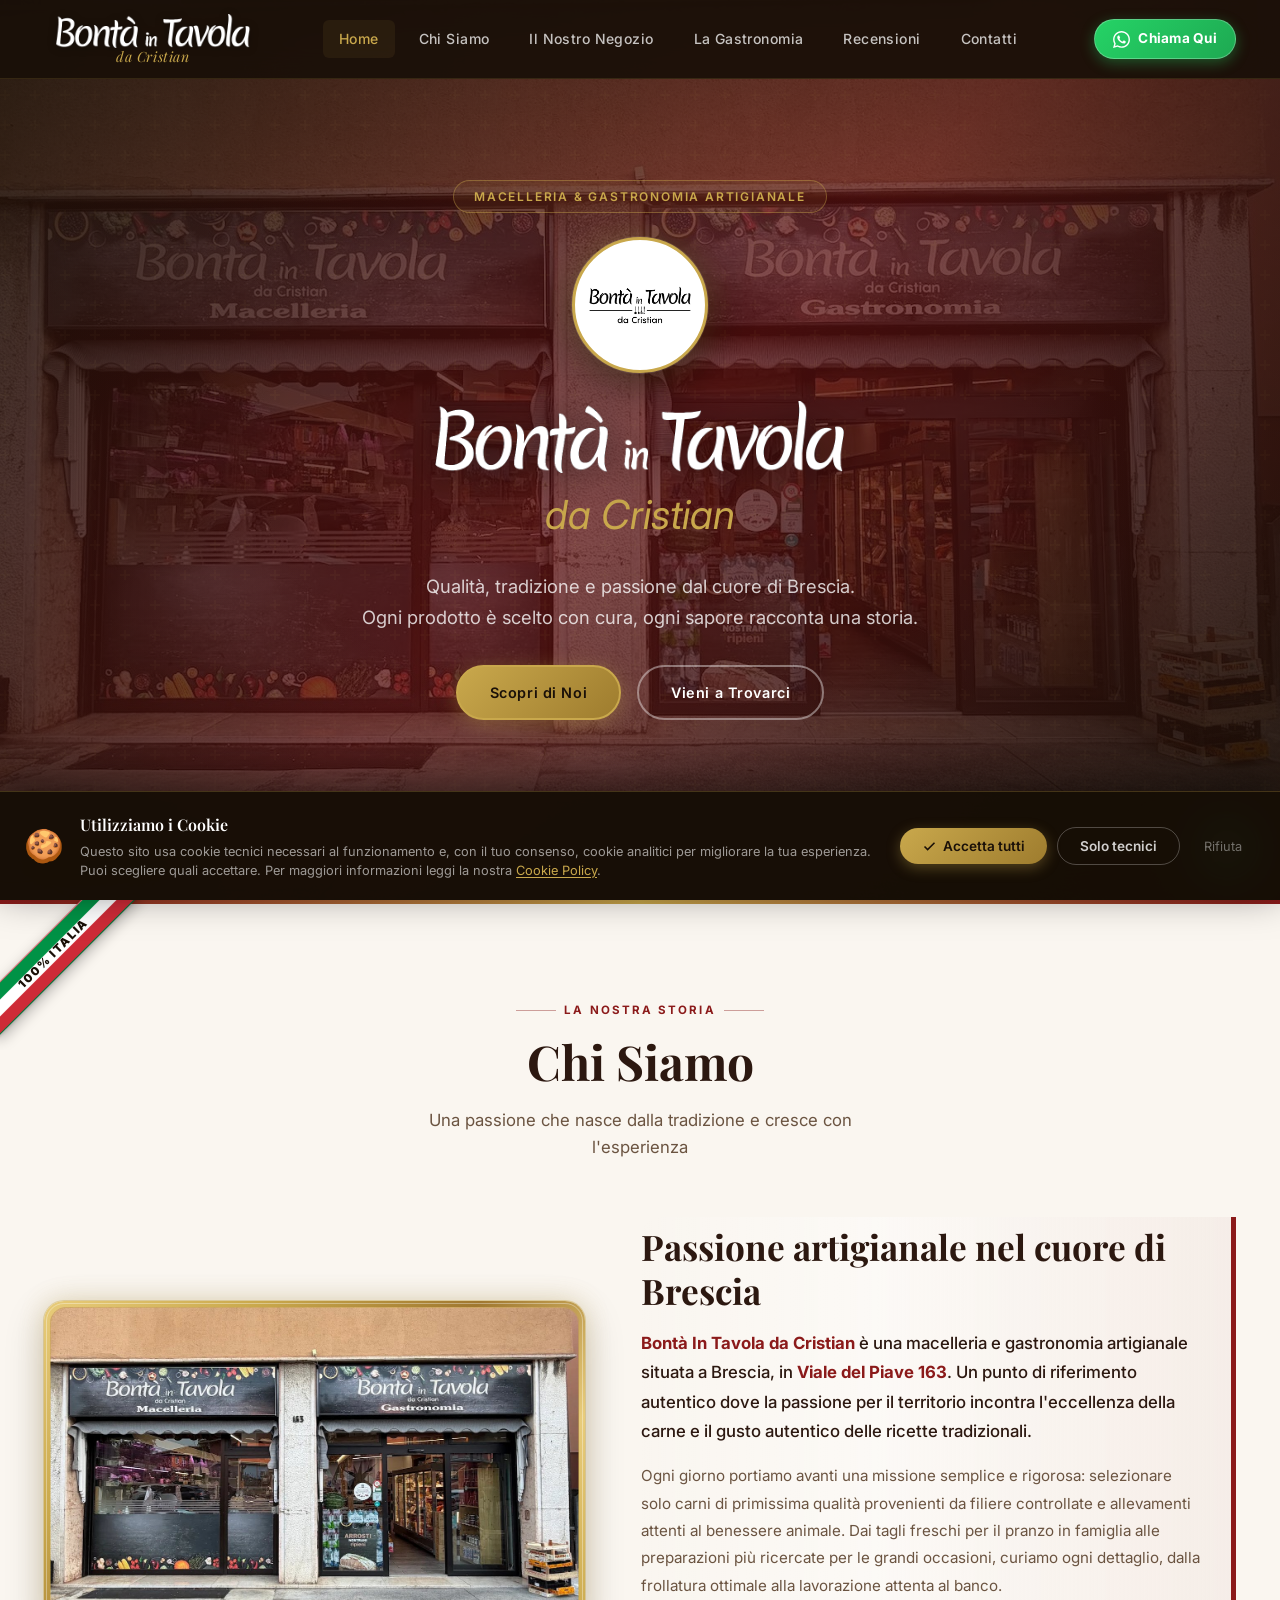
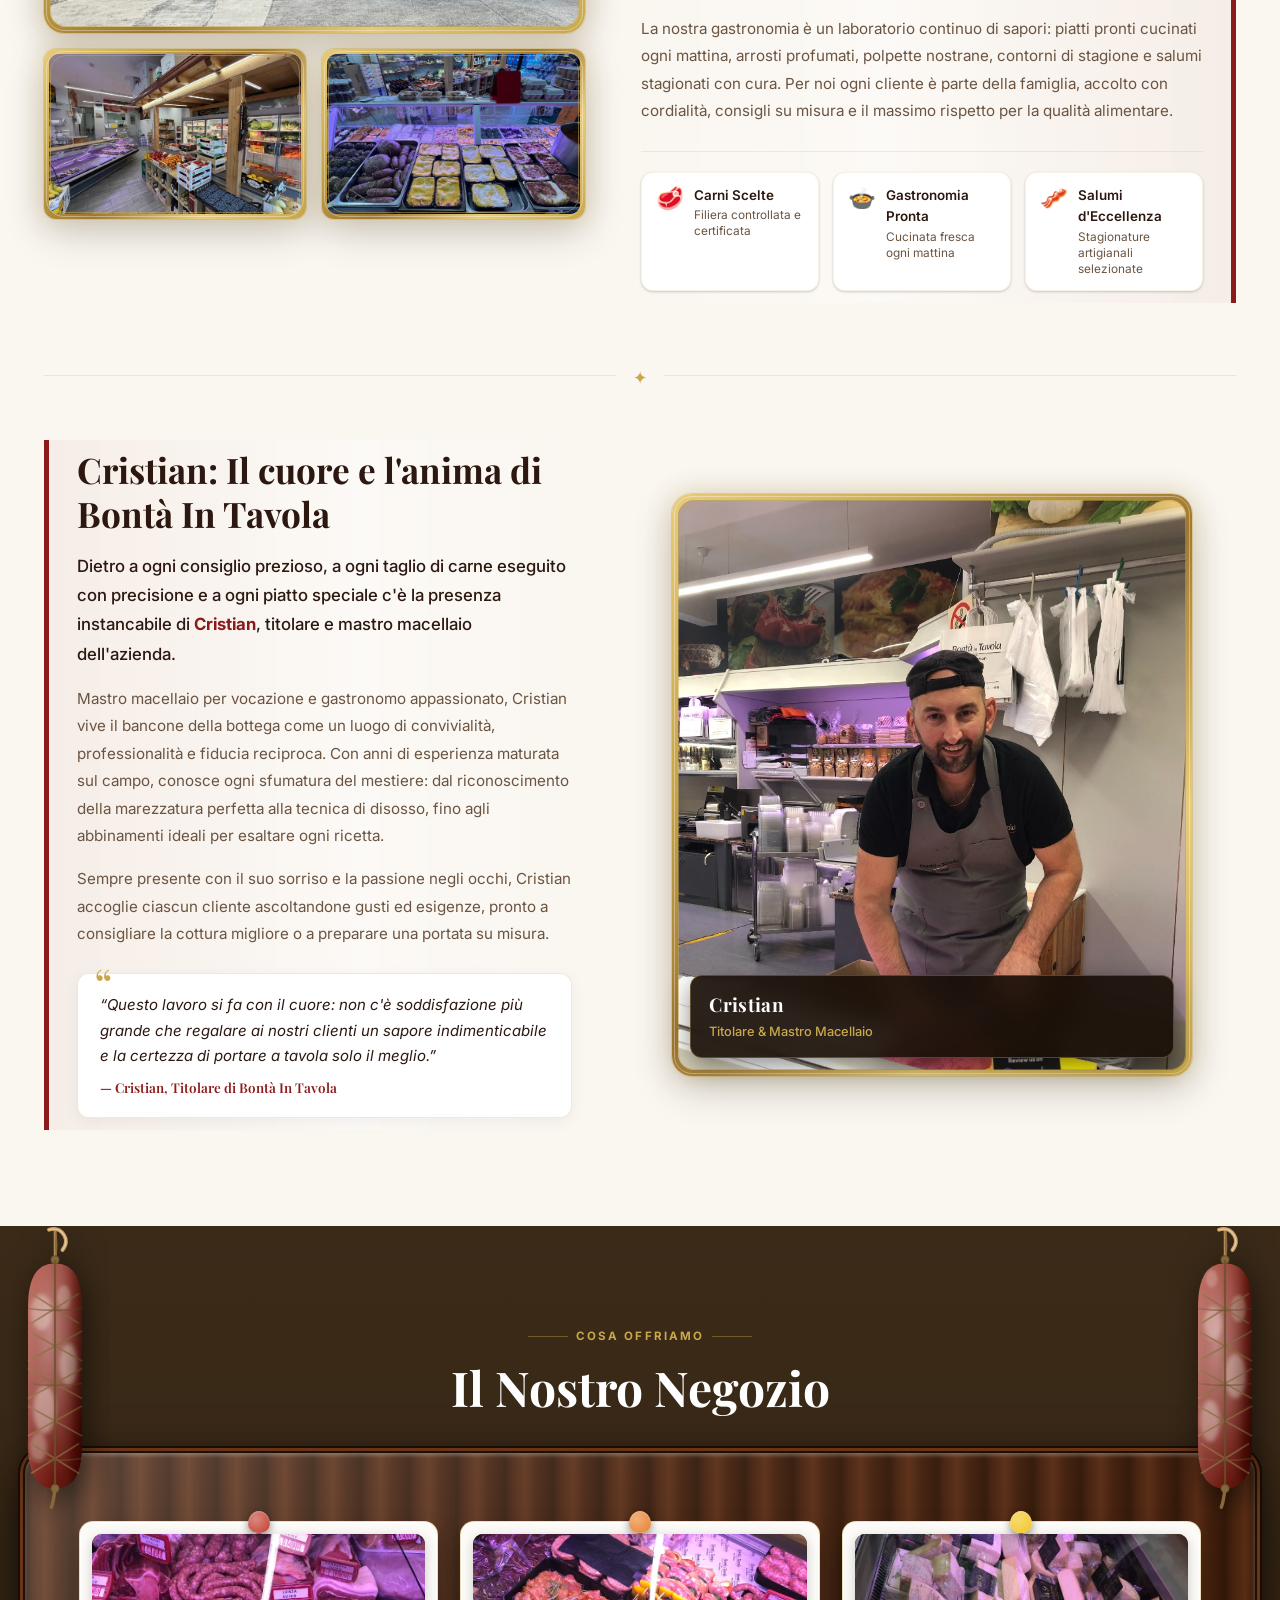
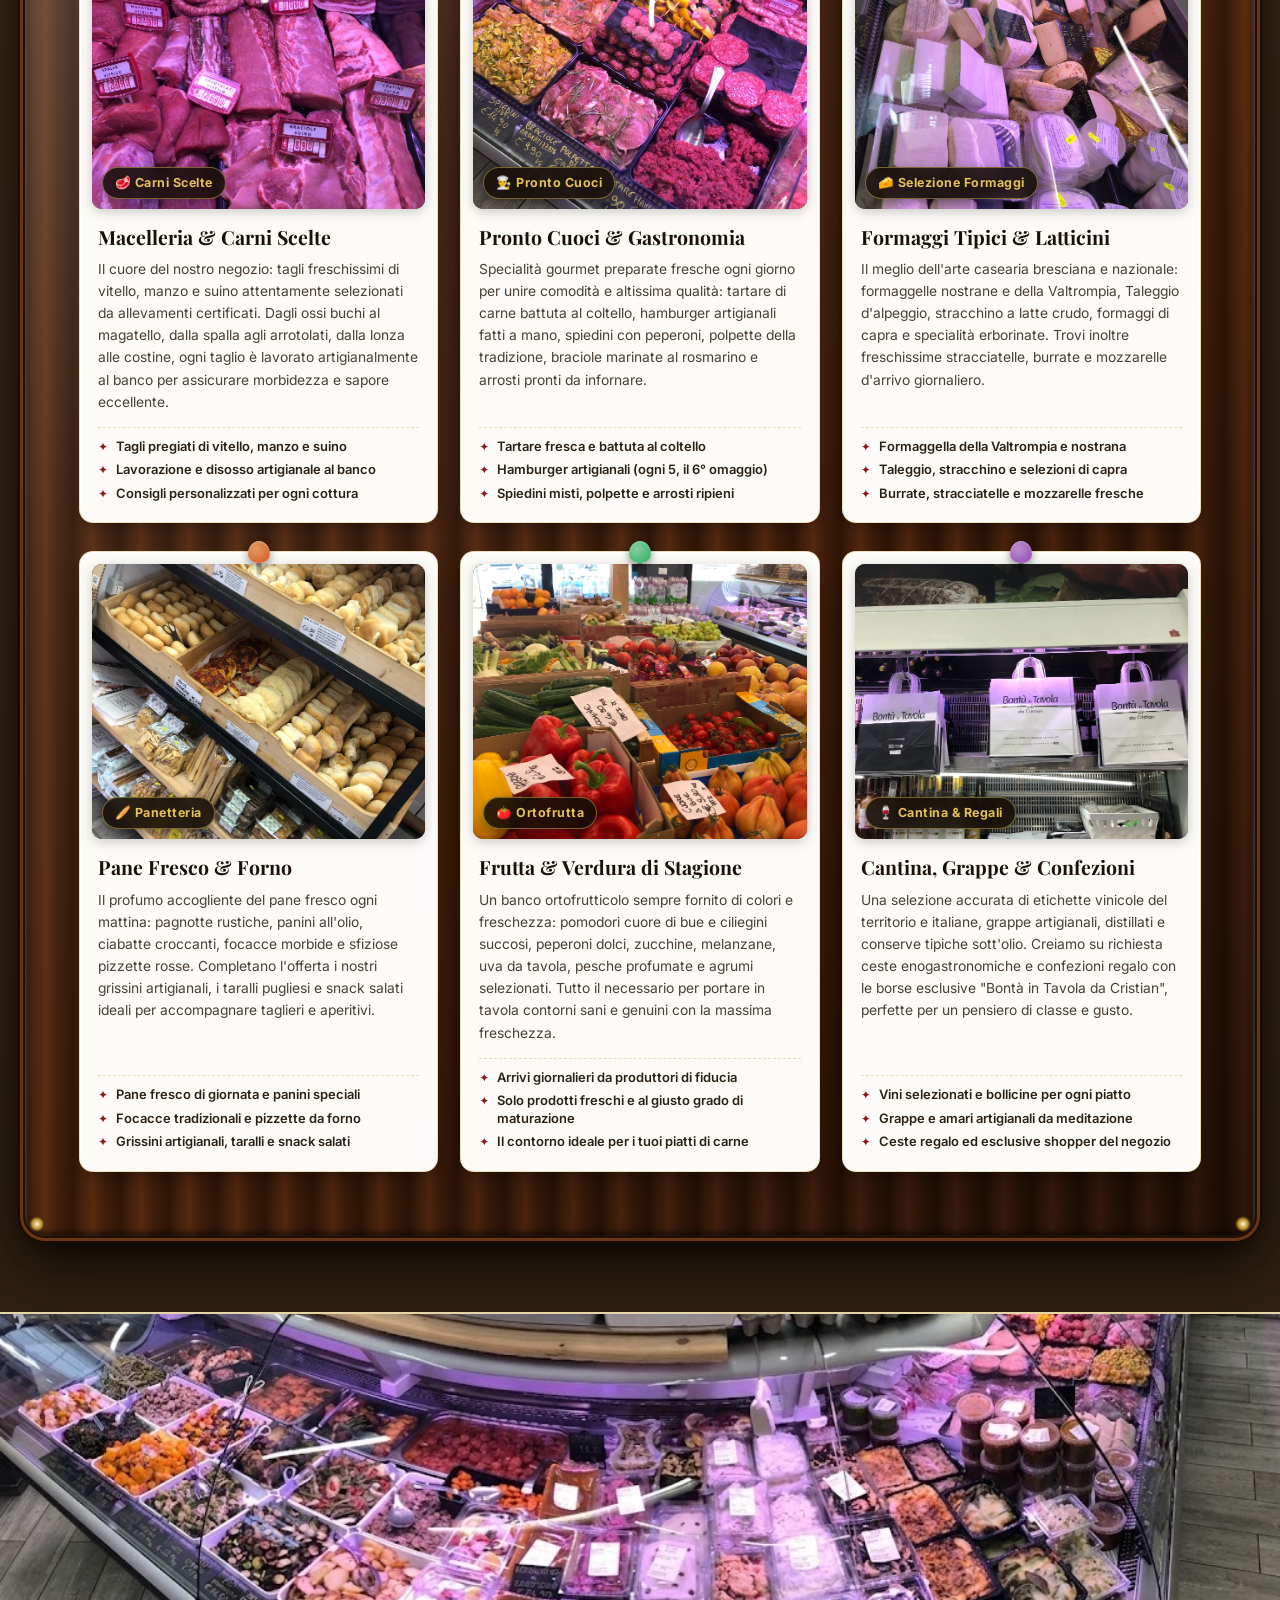
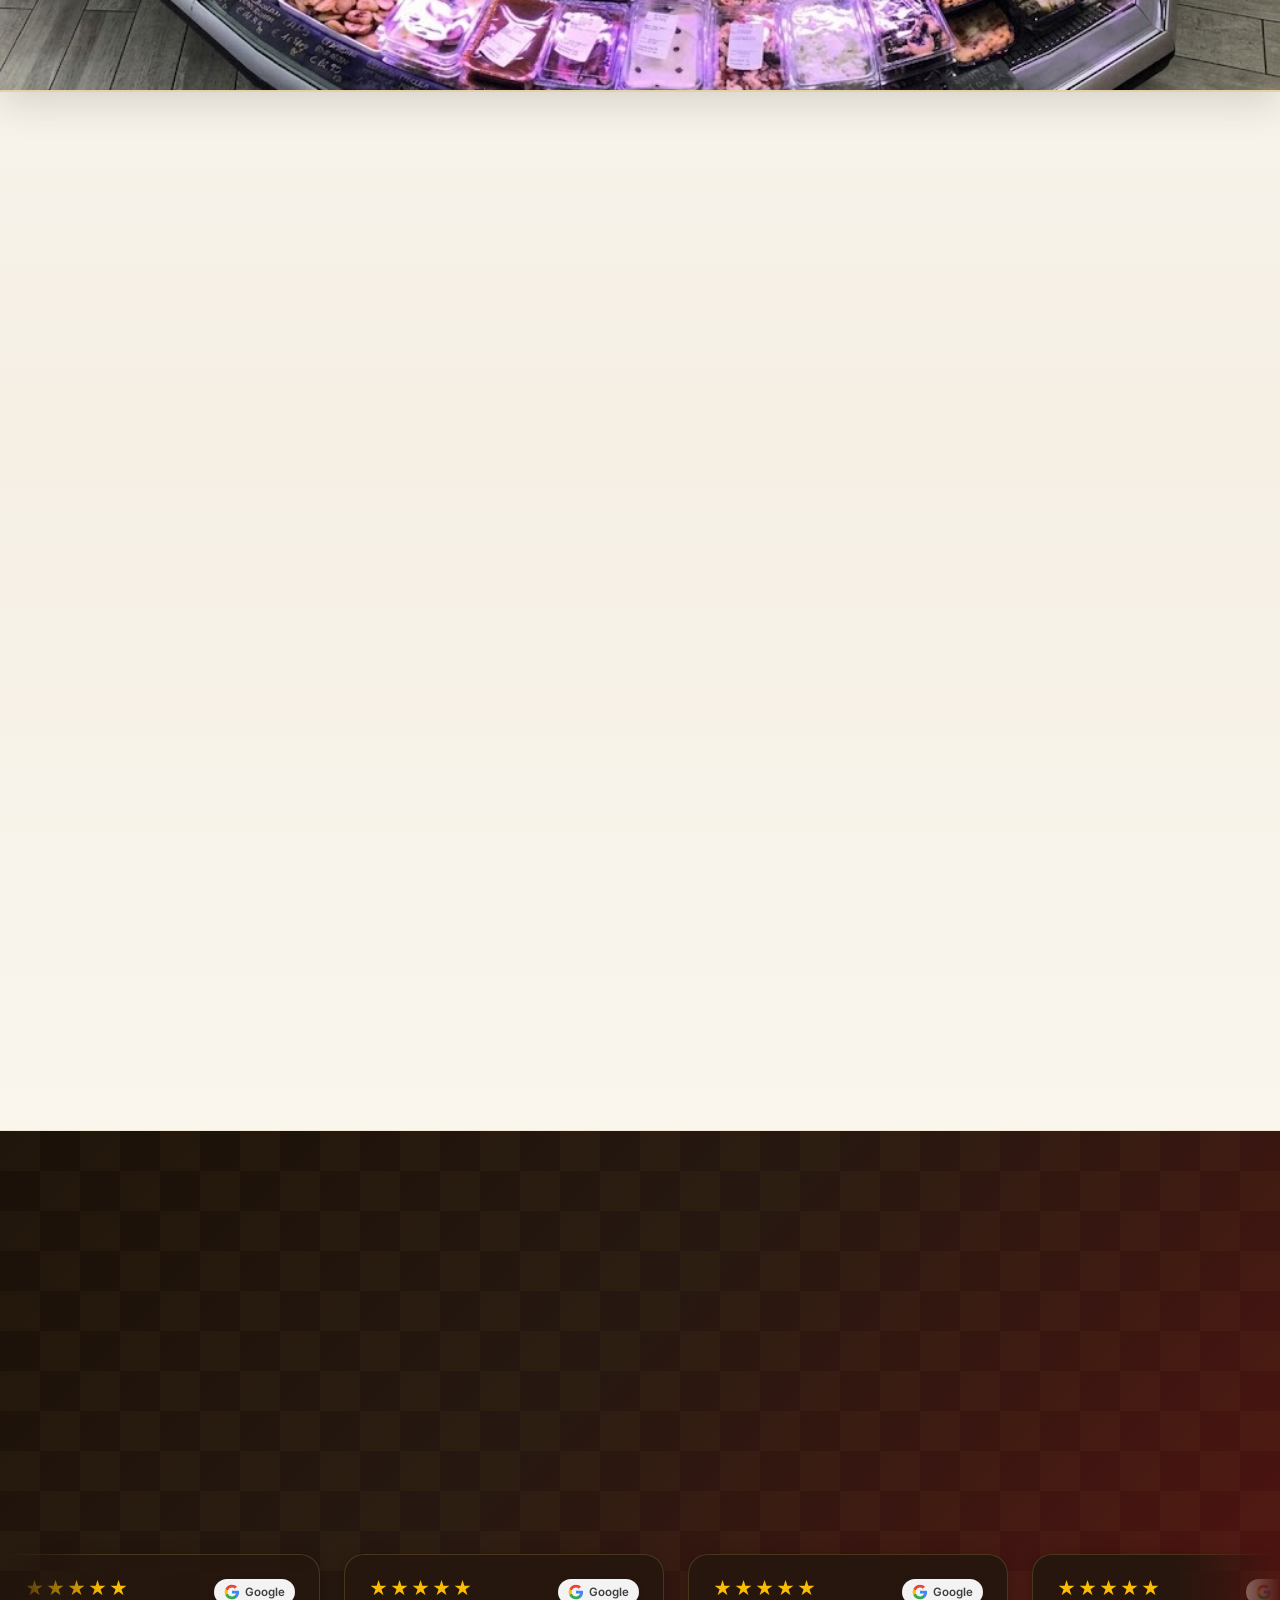
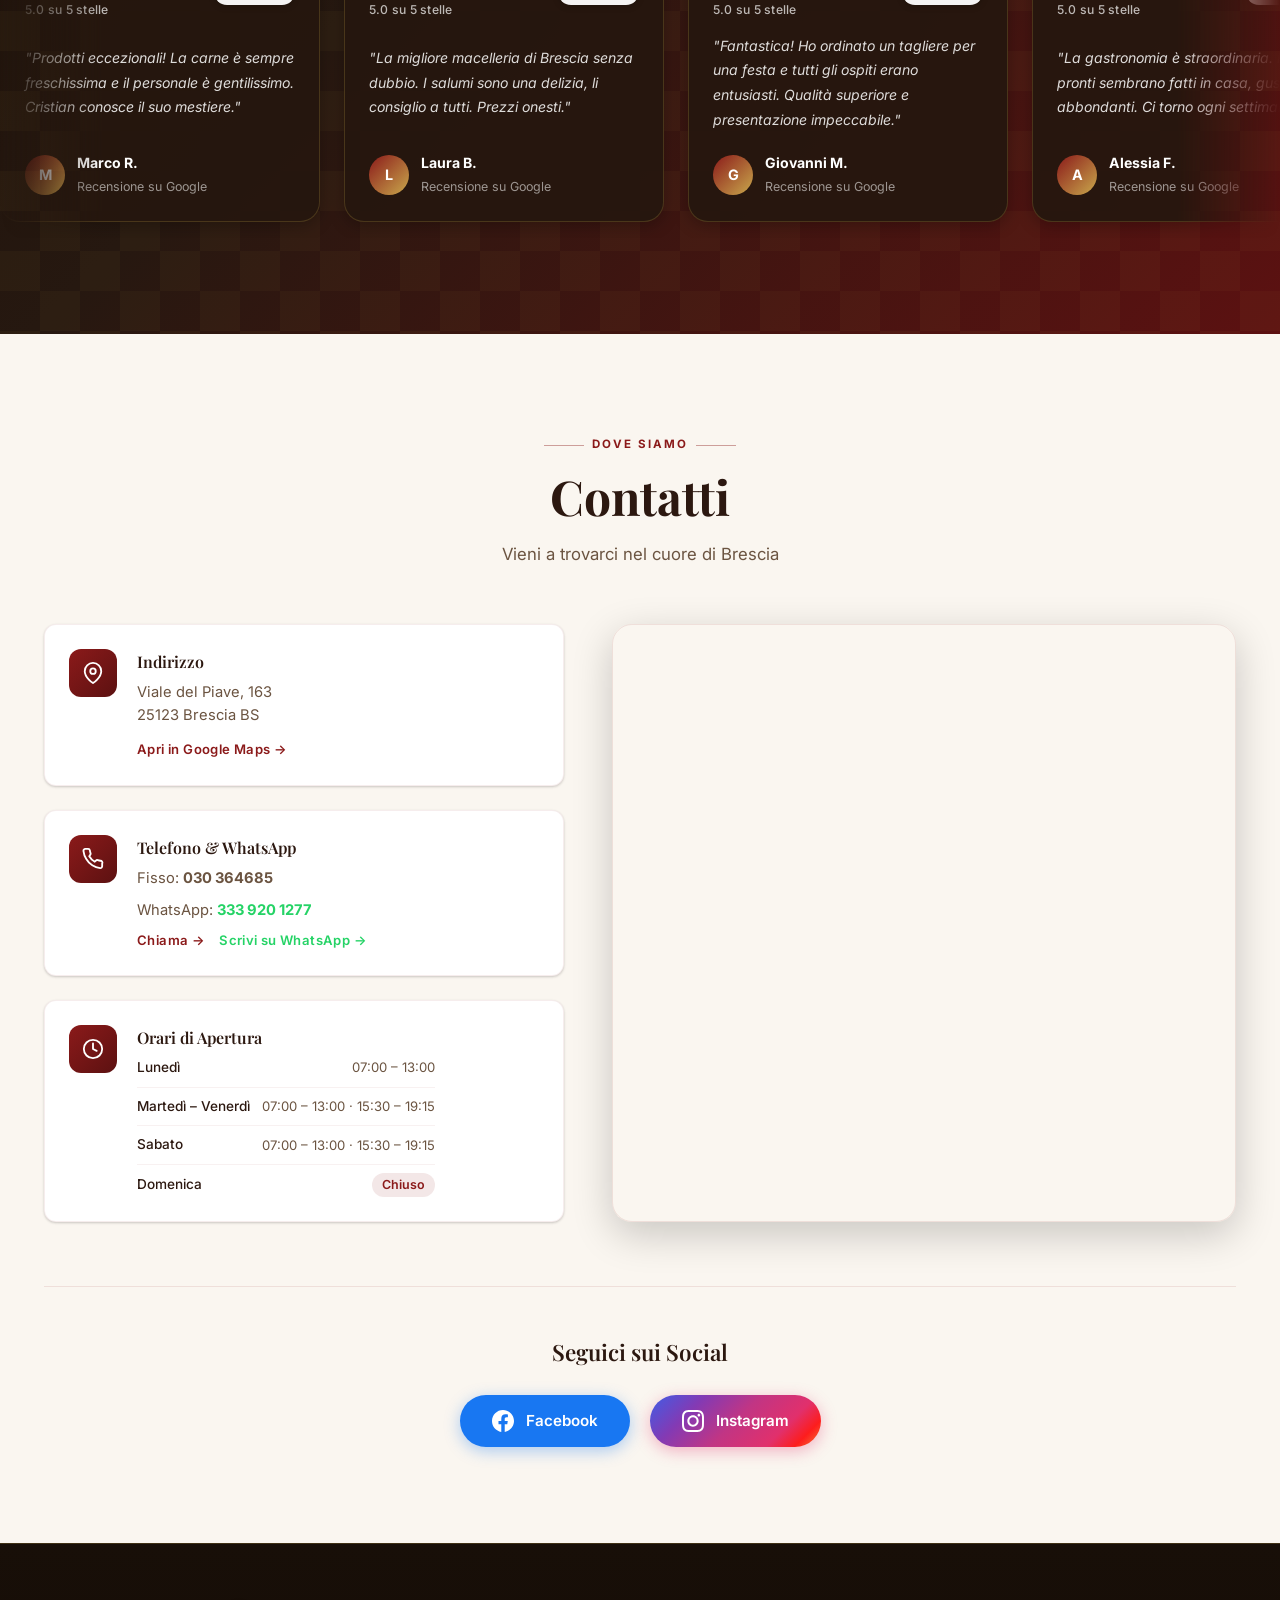
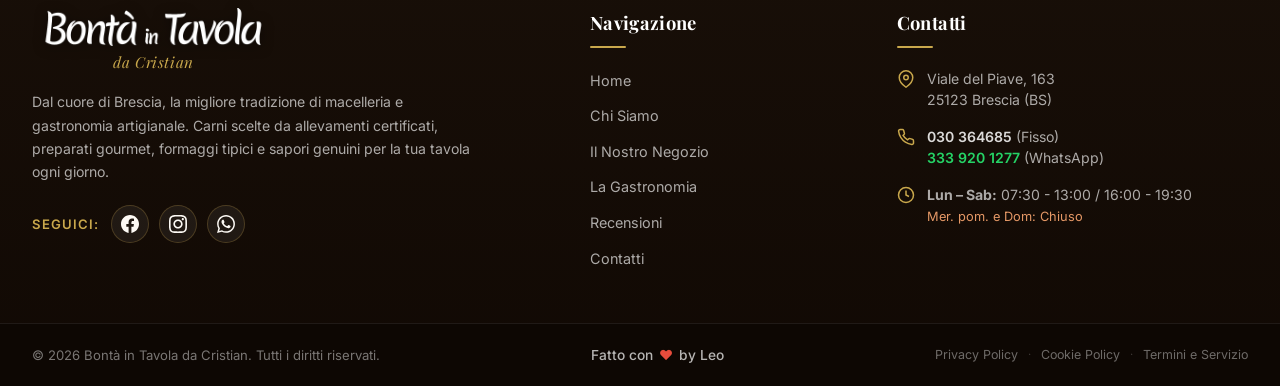
<file: index.html>
<!DOCTYPE html>
<html lang="it">
<head>
  <meta charset="UTF-8" />
  <meta name="viewport" content="width=device-width, initial-scale=1.0" />
  <!-- SEO Primario: Titolo & Descrizione Ottimizzati per Posizionamento Locale Brescia -->
  <title>Bontà In Tavola da Cristian | Macelleria &amp; Gastronomia Artigianale a Brescia</title>
  <meta name="description" content="Macelleria e gastronomia artigianale a Brescia in Viale del Piave 163. Carni scelte di prima qualità, salumi tipici, piatti pronti e specialità da asporto fatte in casa ogni giorno. Ordina su WhatsApp al 333 920 1277!" />
  <meta name="keywords" content="macelleria brescia, gastronomia brescia, macelleria viale del piave brescia, carne fresca brescia, piatti pronti brescia, salumi brescia, gastronomia artigianale, preparati carne, spiedo brescia, cibi da asporto brescia, bonta in tavola da cristian" />
  <meta name="author" content="Bontà In Tavola da Cristian" />
  <link rel="canonical" href="https://bontaintavola.netlify.app/" />
  <meta name="robots" content="index, follow, max-image-preview:large, max-snippet:-1, max-video-preview:-1" />

  <!-- Local SEO / Geotagging per Brescia -->
  <meta name="geo.region" content="IT-BS" />
  <meta name="geo.placename" content="Brescia" />
  <meta name="geo.position" content="45.532847;10.237255" />
  <meta name="ICBM" content="45.532847, 10.237255" />

  <!-- Open Graph / Facebook / WhatsApp (Anteprime ricche per condivisione) -->
  <meta property="og:type" content="business.business" />
  <meta property="og:site_name" content="Bontà In Tavola da Cristian" />
  <meta property="og:locale" content="it_IT" />
  <meta property="og:title" content="Bontà In Tavola da Cristian | Macelleria &amp; Gastronomia Artigianale a Brescia" />
  <meta property="og:description" content="Carni di prima scelta, salumi tipici e piatti pronti fatti in casa ogni giorno. Vieni in Viale del Piave 163 a Brescia o ordina comodamente su WhatsApp al 333 920 1277!" />
  <meta property="og:url" content="https://bontaintavola.netlify.app/" />
  <meta property="og:image" content="https://bontaintavola.netlify.app/gastronomia-banco-1.jpg" />
  <meta property="og:image:secure_url" content="https://bontaintavola.netlify.app/gastronomia-banco-1.jpg" />
  <meta property="og:image:type" content="image/jpeg" />
  <meta property="og:image:width" content="1200" />
  <meta property="og:image:height" content="800" />
  <meta property="og:image:alt" content="Banco Gastronomia e Macelleria Bontà In Tavola da Cristian a Brescia" />
  <meta property="business:contact_data:street_address" content="Viale del Piave, 163" />
  <meta property="business:contact_data:locality" content="Brescia" />
  <meta property="business:contact_data:postal_code" content="25123" />
  <meta property="business:contact_data:country_name" content="Italy" />
  <meta property="business:contact_data:phone_number" content="+39030364685" />
  <meta property="business:contact_data:website" content="https://bontaintavola.netlify.app/" />

  <!-- Twitter Card -->
  <meta name="twitter:card" content="summary_large_image" />
  <meta name="twitter:title" content="Bontà In Tavola da Cristian | Macelleria &amp; Gastronomia a Brescia" />
  <meta name="twitter:description" content="Carni di prima scelta, salumi tipici e gastronomia artigianale con piatti pronti ogni giorno a Brescia." />
  <meta name="twitter:image" content="https://bontaintavola.netlify.app/gastronomia-banco-1.jpg" />
  <meta name="twitter:image:alt" content="Banco Gastronomia e Macelleria Bontà In Tavola" />

  <!-- Dati Strutturati Schema.org JSON-LD per Local Business / Macelleria & Gastronomia -->
  <script type="application/ld+json">
  {
    "@context": "https://schema.org",
    "@type": ["ButcherShop", "FastFoodService", "Store"],
    "@id": "https://bontaintavola.netlify.app/#localbusiness",
    "name": "Bontà In Tavola da Cristian",
    "alternateName": "Bontà In Tavola",
    "description": "Macelleria e gastronomia artigianale a Brescia. Carni selezionate di prima scelta, salumi tipici bresciani e nazionali, piatti pronti da asporto e preparati a cuocere fatti in casa ogni giorno.",
    "url": "https://bontaintavola.netlify.app/",
    "logo": "https://bontaintavola.netlify.app/logo-bonta.png",
    "image": [
      "https://bontaintavola.netlify.app/gastronomia-banco-1.jpg",
      "https://bontaintavola.netlify.app/negozio-interni.jpg",
      "https://bontaintavola.netlify.app/gastronomia-banco-2.jpg"
    ],
    "telephone": "+39030364685",
    "priceRange": "$$",
    "currenciesAccepted": "EUR",
    "paymentAccepted": "Cash, Credit Card, Bancomat, Satispay",
    "address": {
      "@type": "PostalAddress",
      "streetAddress": "Viale del Piave, 163",
      "addressLocality": "Brescia",
      "addressRegion": "BS",
      "postalCode": "25123",
      "addressCountry": "IT"
    },
    "geo": {
      "@type": "GeoCoordinates",
      "latitude": 45.532847,
      "longitude": 10.237255
    },
    "hasMap": "https://maps.google.com/maps?q=Viale+del+Piave+163+Brescia+25123",
    "openingHoursSpecification": [
      {
        "@type": "OpeningHoursSpecification",
        "dayOfWeek": ["Monday", "Tuesday", "Thursday", "Friday", "Saturday"],
        "opens": "07:30",
        "closes": "13:00"
      },
      {
        "@type": "OpeningHoursSpecification",
        "dayOfWeek": ["Monday", "Tuesday", "Thursday", "Friday", "Saturday"],
        "opens": "16:00",
        "closes": "19:30"
      },
      {
        "@type": "OpeningHoursSpecification",
        "dayOfWeek": ["Wednesday"],
        "opens": "07:30",
        "closes": "13:00"
      }
    ],
    "servesCuisine": "Gastronomia Bresciana, Macelleria Tradizionale, Piatti Pronti",
    "sameAs": [
      "https://www.facebook.com/gastronomiadacristian",
      "https://www.instagram.com/bonta_in_tavola/"
    ],
    "contactPoint": [
      {
        "@type": "ContactPoint",
        "telephone": "+39030364685",
        "contactType": "customer service",
        "areaServed": "IT",
        "availableLanguage": "Italian"
      },
      {
        "@type": "ContactPoint",
        "telephone": "+393339201277",
        "contactType": "reservations and orders",
        "contactOption": "WhatsApp",
        "areaServed": "IT",
        "availableLanguage": "Italian"
      }
    ],
    "aggregateRating": {
      "@type": "AggregateRating",
      "ratingValue": "5.0",
      "reviewCount": "48",
      "bestRating": "5",
      "worstRating": "1"
    }
  }
  </script>

  <!-- Favicon -->
  <link rel="apple-touch-icon" sizes="180x180" href="favicon_io/apple-touch-icon.png" />
  <link rel="icon" type="image/png" sizes="32x32" href="favicon_io/favicon-32x32.png" />
  <link rel="icon" type="image/png" sizes="16x16" href="favicon_io/favicon-16x16.png" />
  <link rel="shortcut icon" href="favicon_io/favicon.ico" />
  <link rel="manifest" href="favicon_io/site.webmanifest" />
  <meta name="theme-color" content="#8B1A1A" />
  <!-- Preload immagini Hero critiche -->
  <link rel="preload" as="image" href="negozio-interni.jpg" />
  <link rel="preload" as="image" href="bonta-in-tavola-text.png" />
  <!-- Font -->
  <link rel="preconnect" href="https://fonts.googleapis.com" />
  <link rel="preconnect" href="https://fonts.gstatic.com" crossorigin />
  <link href="https://fonts.googleapis.com/css2?family=Playfair+Display:ital,wght@0,400;0,600;0,700;0,900;1,400;1,600&family=Inter:wght@300;400;500;600;700&display=swap" rel="stylesheet" />
  <link rel="stylesheet" href="style.css" />
</head>
<body>

  <!-- NAVBAR -->
  <header class="navbar" id="navbar">
    <div class="nav-container">
      <a href="#home" class="nav-logo">
        <div class="nav-brand-wrap">
          <img src="bonta-in-tavola-text.png" alt="Bontà In Tavola" class="nav-brand-text-img" />
          <span class="gold-text">da Cristian</span>
        </div>
      </a>
      <nav class="nav-links" id="navLinks">
        <div class="nav-mobile-header">
          <span class="gold-text">Menu</span>
          <button class="nav-mobile-close" id="navMobileClose" aria-label="Chiudi Menu">&times;</button>
        </div>
        <a href="#home" class="nav-link">Home</a>
        <a href="#chi-siamo" class="nav-link">Chi Siamo</a>
        <a href="#negozio" class="nav-link">Il Nostro Negozio</a>
        <a href="#gastronomia" class="nav-link">La Gastronomia</a>
        <a href="#recensioni" class="nav-link">Recensioni</a>
        <a href="#contatti" class="nav-link">Contatti</a>
        <div class="nav-mobile-footer">
          <a href="https://wa.me/393339201277" target="_blank" rel="noopener noreferrer" class="nav-whatsapp-cta">
            <svg viewBox="0 0 24 24" fill="currentColor" width="20" height="20"><path d="M.057 24l1.687-6.163c-1.041-1.804-1.588-3.849-1.587-5.946.003-6.556 5.338-11.891 11.893-11.891 3.181.001 6.167 1.24 8.413 3.488 2.245 2.248 3.481 5.236 3.48 8.414-.003 6.557-5.338 11.892-11.893 11.892-1.99-.001-3.951-.5-5.688-1.448l-6.305 1.654zm6.597-3.807c1.676.995 3.276 1.591 5.392 1.592 5.448 0 9.886-4.434 9.889-9.885.002-5.462-4.415-9.89-9.881-9.892-5.452 0-9.887 4.434-9.889 9.884-.001 2.225.651 3.891 1.746 5.634l-.999 3.648 3.742-.981zm11.387-5.464c-.074-.124-.272-.198-.57-.347-.297-.149-1.758-.868-2.031-.967-.272-.099-.47-.149-.669.149-.198.297-.768.967-.941 1.165-.173.198-.347.223-.644.074-.297-.149-1.255-.462-2.39-1.475-.883-.788-1.48-1.761-1.653-2.059-.173-.297-.018-.458.13-.606.134-.133.297-.347.446-.521.151-.172.2-.296.3-.495.099-.198.05-.372-.025-.521-.075-.148-.669-1.611-.916-2.206-.242-.579-.487-.501-.669-.51l-.57-.01c-.198 0-.52.074-.792.372s-1.04 1.016-1.04 2.479 1.065 2.876 1.213 3.074c.149.198 2.095 3.2 5.076 4.487.709.306 1.263.489 1.694.626.712.226 1.36.194 1.872.118.571-.085 1.758-.719 2.006-1.413.248-.695.248-1.29.173-1.414z"/></svg>
            <span>Scrivici su WhatsApp</span>
          </a>
        </div>
      </nav>
      <div class="nav-right-actions">
        <a href="https://wa.me/393339201277" target="_blank" rel="noopener noreferrer" class="nav-btn-call" title="Contattaci su WhatsApp: 333 920 1277">
          <svg viewBox="0 0 24 24" fill="currentColor" width="16" height="16" aria-hidden="true"><path d="M.057 24l1.687-6.163c-1.041-1.804-1.588-3.849-1.587-5.946.003-6.556 5.338-11.891 11.893-11.891 3.181.001 6.167 1.24 8.413 3.488 2.245 2.248 3.481 5.236 3.48 8.414-.003 6.557-5.338 11.892-11.893 11.892-1.99-.001-3.951-.5-5.688-1.448l-6.305 1.654zm6.597-3.807c1.676.995 3.276 1.591 5.392 1.592 5.448 0 9.886-4.434 9.889-9.885.002-5.462-4.415-9.89-9.881-9.892-5.452 0-9.887 4.434-9.889 9.884-.001 2.225.651 3.891 1.746 5.634l-.999 3.648 3.742-.981zm11.387-5.464c-.074-.124-.272-.198-.57-.347-.297-.149-1.758-.868-2.031-.967-.272-.099-.47-.149-.669.149-.198.297-.768.967-.941 1.165-.173.198-.347.223-.644.074-.297-.149-1.255-.462-2.39-1.475-.883-.788-1.48-1.761-1.653-2.059-.173-.297-.018-.458.13-.606.134-.133.297-.347.446-.521.151-.172.2-.296.3-.495.099-.198.05-.372-.025-.521-.075-.148-.669-1.611-.916-2.206-.242-.579-.487-.501-.669-.51l-.57-.01c-.198 0-.52.074-.792.372s-1.04 1.016-1.04 2.479 1.065 2.876 1.213 3.074c.149.198 2.095 3.2 5.076 4.487.709.306 1.263.489 1.694.626.712.226 1.36.194 1.872.118.571-.085 1.758-.719 2.006-1.413.248-.695.248-1.29.173-1.414z"/></svg>
          <span>Chiama Qui</span>
        </a>
        <button class="hamburger" id="hamburger" aria-label="Menu" aria-expanded="false">
          <span></span><span></span><span></span>
        </button>
      </div>
    </div>
  </header>
  <div class="nav-overlay" id="navOverlay" aria-hidden="true"></div>

  <!-- HERO -->
  <section class="hero" id="home">
    <div class="hero-overlay"></div>
    <div class="hero-content">
      <div class="hero-badge">Macelleria &amp; Gastronomia Artigianale</div>
      
      <!-- Logo Homepage Grande -->
      <div class="hero-logo-wrap">
        <img src="logo-bonta.png" alt="Bontà In Tavola Logo" class="hero-logo" width="130" height="130" fetchpriority="high" />
      </div>

      <h1 class="hero-title">
        <img src="bonta-in-tavola-text.png" alt="Bontà In Tavola" class="hero-title-img" />
        <span class="hero-sub">da Cristian</span>
      </h1>
      <p class="hero-desc">Qualità, tradizione e passione dal cuore di Brescia.<br/>Ogni prodotto è scelto con cura, ogni sapore racconta una storia.</p>
      <div class="hero-ctas">
        <a href="#chi-siamo" class="btn btn-primary">Scopri di Noi</a>
        <a href="#contatti" class="btn btn-outline">Vieni a Trovarci</a>
      </div>
    </div>
    <div class="hero-scroll">
      <div class="scroll-indicator">
        <svg viewBox="0 0 24 24" fill="none" stroke="currentColor" stroke-width="2"><path d="M12 5v14M5 12l7 7 7-7"/></svg>
      </div>
    </div>
  </section>

  <!-- CHI SIAMO -->
  <section class="chi-siamo" id="chi-siamo">
    <!-- BANDIERA ITALIANA DIAGONALE 100% ITALIA -->
    <div class="corner-ribbon-wrap" aria-label="100% Italia">
      <div class="corner-ribbon">
        <span class="ribbon-text">100% ITALIA</span>
      </div>
    </div>

    <div class="container">
      <div class="section-header">
        <div class="section-tag">La Nostra Storia</div>
        <h2 class="section-title">Chi Siamo</h2>
        <p class="section-desc">Una passione che nasce dalla tradizione e cresce con l'esperienza</p>
      </div>

      <!-- PRIMA PARTE: Foto a sinistra, Descrizione dettagliata a destra -->
      <div class="chi-siamo-grid grid-shop">
        <!-- FOTO A SINISTRA -->
        <div class="story-gallery">
          <div class="gallery-main gold-frame-wrap">
            <img src="negozio-interni.jpg" alt="Bontà In Tavola - Il nostro negozio" class="gallery-img main" loading="lazy" decoding="async"/>
          </div>
          <div class="gallery-grid">
            <div class="gold-frame-wrap">
              <img src="gallery-prodotti.jpg" alt="Bontà In Tavola - I nostri prodotti" class="gallery-img" loading="lazy" decoding="async"/>
            </div>
            <div class="gold-frame-wrap">
              <img src="gallery-tradizione.jpg" alt="Bontà In Tavola - La tradizione" class="gallery-img" loading="lazy" decoding="async"/>
            </div>
          </div>
        </div>

        <!-- DESCRIZIONE DETTAGLIATA A DESTRA (TUTTA INSIEME CON LINEA ROSSA A DESTRA) -->
        <div class="story-narrative-box">
          <div class="story-red-line-wrapper">
            <h3 class="narrative-title">Passione artigianale nel cuore di Brescia</h3>
            <p class="narrative-lead">
              <strong>Bontà In Tavola da Cristian</strong> è una macelleria e gastronomia artigianale situata a Brescia, in <strong>Viale del Piave 163</strong>. Un punto di riferimento autentico dove la passione per il territorio incontra l'eccellenza della carne e il gusto autentico delle ricette tradizionali.
            </p>
            <p class="narrative-text">
              Ogni giorno portiamo avanti una missione semplice e rigorosa: selezionare solo carni di primissima qualità provenienti da filiere controllate e allevamenti attenti al benessere animale. Dai tagli freschi per il pranzo in famiglia alle preparazioni più ricercate per le grandi occasioni, curiamo ogni dettaglio, dalla frollatura ottimale alla lavorazione attenta al banco.
            </p>
            <p class="narrative-text">
              La nostra gastronomia è un laboratorio continuo di sapori: piatti pronti cucinati ogni mattina, arrosti profumati, polpette nostrane, contorni di stagione e salumi stagionati con cura. Per noi ogni cliente è parte della famiglia, accolto con cordialità, consigli su misura e il massimo rispetto per la qualità alimentare.
            </p>
            <div class="narrative-features">
              <div class="narrative-feature-item">
                <span class="feature-icon">🥩</span>
                <div>
                  <strong>Carni Scelte</strong>
                  <span>Filiera controllata e certificata</span>
                </div>
              </div>
              <div class="narrative-feature-item">
                <span class="feature-icon">🍲</span>
                <div>
                  <strong>Gastronomia Pronta</strong>
                  <span>Cucinata fresca ogni mattina</span>
                </div>
              </div>
              <div class="narrative-feature-item">
                <span class="feature-icon">🥓</span>
                <div>
                  <strong>Salumi d'Eccellenza</strong>
                  <span>Stagionature artigianali selezionate</span>
                </div>
              </div>
            </div>
          </div>
        </div>
      </div>

      <!-- SECONDA PARTE: Descrizione Cristian a sinistra con linea rossa, Foto Cristian a destra -->
      <div class="chi-siamo-grid grid-owner">
        <!-- DESCRIZIONE CRISTIAN A SINISTRA (CON LINEA ROSSA A SINISTRA) -->
        <div class="owner-narrative-box">
          <div class="owner-red-line-wrapper">
            <h3 class="narrative-title">Cristian: Il cuore e l'anima di Bontà In Tavola</h3>
            <p class="narrative-lead">
              Dietro a ogni consiglio prezioso, a ogni taglio di carne eseguito con precisione e a ogni piatto speciale c'è la presenza instancabile di <strong>Cristian</strong>, titolare e mastro macellaio dell'azienda.
            </p>
            <p class="narrative-text">
              Mastro macellaio per vocazione e gastronomo appassionato, Cristian vive il bancone della bottega come un luogo di convivialità, professionalità e fiducia reciproca. Con anni di esperienza maturata sul campo, conosce ogni sfumatura del mestiere: dal riconoscimento della marezzatura perfetta alla tecnica di disosso, fino agli abbinamenti ideali per esaltare ogni ricetta.
            </p>
            <p class="narrative-text">
              Sempre presente con il suo sorriso e la passione negli occhi, Cristian accoglie ciascun cliente ascoltandone gusti ed esigenze, pronto a consigliare la cottura migliore o a preparare una portata su misura.
            </p>
            <blockquote class="owner-quote">
              <p>“Questo lavoro si fa con il cuore: non c'è soddisfazione più grande che regalare ai nostri clienti un sapore indimenticabile e la certezza di portare a tavola solo il meglio.”</p>
              <cite>— Cristian, Titolare di Bontà In Tavola</cite>
            </blockquote>
          </div>
        </div>

        <!-- FOTO CRISTIAN A DESTRA -->
        <div class="owner-photo-wrap">
          <div class="gold-frame-wrap owner-frame">
            <img src="cristian-titolare.jpg" alt="Cristian - Titolare di Bontà In Tavola" class="gallery-img owner-img" loading="lazy"/>
            <div class="owner-badge-overlay">
              <span class="owner-name">Cristian</span>
              <span class="owner-role">Titolare &amp; Mastro Macellaio</span>
            </div>
          </div>
        </div>
      </div>

    </div>
  </section>

  <!-- ============================================================
       IL NOSTRO NEGOZIO — BACHECA con Salame Laterale + Card Flip
       ============================================================ -->
  <section class="servizi" id="negozio">

    <!-- SALAME CHE SCENDE A SINISTRA -->
    <div class="salame-laterale sinistro" aria-hidden="true">
      <svg class="salame-svg-grande" viewBox="0 0 120 380" fill="none" xmlns="http://www.w3.org/2000/svg">
        <defs>
          <linearGradient id="sgBody1" x1="0" y1="0" x2="1" y2="1">
            <stop offset="0%" stop-color="#ab3022"/>
            <stop offset="30%" stop-color="#8a1f14"/>
            <stop offset="70%" stop-color="#69120a"/>
            <stop offset="100%" stop-color="#470702"/>
          </linearGradient>
          <radialGradient id="sgMold1" cx="40%" cy="30%" r="70%">
            <stop offset="0%" stop-color="#fdfdfd" stop-opacity="0.45"/>
            <stop offset="50%" stop-color="#e8e5dc" stop-opacity="0.25"/>
            <stop offset="100%" stop-color="#ab9e8a" stop-opacity="0"/>
          </radialGradient>
          <linearGradient id="sgGloss1" x1="0" y1="0" x2="1" y2="0">
            <stop offset="0%" stop-color="#ffffff" stop-opacity="0.18"/>
            <stop offset="15%" stop-color="#ffffff" stop-opacity="0.08"/>
            <stop offset="50%" stop-color="#ffffff" stop-opacity="0"/>
            <stop offset="85%" stop-color="#000000" stop-opacity="0.15"/>
            <stop offset="100%" stop-color="#000000" stop-opacity="0.38"/>
          </linearGradient>
        </defs>
        <!-- Corda di canapa -->
        <path d="M60 5 C60 5, 62 25, 60 45" stroke="#87683b" stroke-width="4.5" stroke-linecap="round" fill="none"/>
        <path d="M60 5 C60 5, 58 25, 60 45" stroke="#cca46b" stroke-width="1.8" stroke-linecap="round" fill="none" opacity="0.6"/>
        <!-- Gancio in metallo lucido -->
        <path d="M52 5 Q65 1 72 12 Q78 22 70 32" stroke="#cca46b" stroke-width="5" stroke-linecap="round" fill="none"/>
        <path d="M52 5 Q65 1 72 12 Q78 22 70 32" stroke="#fff" stroke-width="1.5" stroke-linecap="round" fill="none" opacity="0.5"/>

        <!-- Nodo dello spago in alto -->
        <circle cx="60" cy="45" r="6" fill="#69512d"/>
        <circle cx="60" cy="45" r="4.5" fill="#87683b"/>

        <!-- Corpo del Salame (irregolare) -->
        <path d="M60 50 C88 50, 96 75, 96 110 L96 290 C96 325, 88 350, 60 350 C32 350, 24 325, 24 290 L24 110 C24 75, 32 50, 60 50 Z" fill="url(#sgBody1)"/>
        
        <!-- Sfumatura muffa superficiale -->
        <path d="M60 50 C88 50, 96 75, 96 110 L96 290 C96 325, 88 350, 60 350 C32 350, 24 325, 24 290 L24 110 C24 75, 32 50, 60 50 Z" fill="url(#sgMold1)"/>

        <!-- Macchie bianche di muffa per un look autentico -->
        <ellipse cx="42" cy="115" rx="14" ry="24" fill="#fdfbf7" opacity="0.35" filter="blur(3px)"/>
        <ellipse cx="78" cy="185" rx="12" ry="28" fill="#f4f1e6" opacity="0.4" filter="blur(3px)"/>
        <ellipse cx="46" cy="245" rx="15" ry="32" fill="#fdfbf7" opacity="0.38" filter="blur(2.5px)"/>
        <ellipse cx="72" cy="95" rx="9" ry="16" fill="#eae6d8" opacity="0.3" filter="blur(2px)"/>
        <ellipse cx="38" cy="295" rx="11" ry="20" fill="#eae6d8" opacity="0.35" filter="blur(3px)"/>

        <!-- Legatura a rete diagonale (salame stagionato artigianale) -->
        <!-- Diagonali / -->
        <path d="M28 90 Q60 110 92 130" stroke="#87683b" stroke-width="2.5" fill="none" opacity="0.75"/>
        <path d="M24 140 Q60 160 96 180" stroke="#87683b" stroke-width="2.5" fill="none" opacity="0.75"/>
        <path d="M24 190 Q60 210 96 230" stroke="#87683b" stroke-width="2.5" fill="none" opacity="0.75"/>
        <path d="M24 240 Q60 260 96 280" stroke="#87683b" stroke-width="2.5" fill="none" opacity="0.75"/>
        <path d="M28 290 Q60 310 92 330" stroke="#87683b" stroke-width="2.5" fill="none" opacity="0.75"/>

        <!-- Diagonali \ -->
        <path d="M92 90 Q60 110 28 130" stroke="#87683b" stroke-width="2.5" fill="none" opacity="0.75"/>
        <path d="M96 140 Q60 160 24 180" stroke="#87683b" stroke-width="2.5" fill="none" opacity="0.75"/>
        <path d="M96 190 Q60 210 24 230" stroke="#87683b" stroke-width="2.5" fill="none" opacity="0.75"/>
        <path d="M96 240 Q60 260 24 280" stroke="#87683b" stroke-width="2.5" fill="none" opacity="0.75"/>
        <path d="M92 290 Q60 310 28 330" stroke="#87683b" stroke-width="2.5" fill="none" opacity="0.75"/>

        <!-- Spago centrale verticale che stringe i nodi -->
        <path d="M60 45 L60 355" stroke="#69512d" stroke-width="3" fill="none" opacity="0.8"/>
        <!-- Nodi orizzontali di raccordo -->
        <path d="M24 110 Q60 115 96 110" stroke="#69512d" stroke-width="2.2" fill="none" opacity="0.6"/>
        <path d="M24 210 Q60 215 96 210" stroke="#69512d" stroke-width="2.2" fill="none" opacity="0.6"/>
        <path d="M24 310 Q60 315 96 310" stroke="#69512d" stroke-width="2.2" fill="none" opacity="0.6"/>

        <!-- Ombreggiatura cilindrica 3D -->
        <path d="M60 50 C88 50, 96 75, 96 110 L96 290 C96 325, 88 350, 60 350 C32 350, 24 325, 24 290 L24 110 C24 75, 32 50, 60 50 Z" fill="url(#sgGloss1)"/>

        <!-- Chiusura spago inferiore -->
        <circle cx="60" cy="350" r="6" fill="#69512d"/>
        <circle cx="60" cy="350" r="4.5" fill="#87683b"/>
        <path d="M60 350 C60 350, 58 368, 55 375" stroke="#87683b" stroke-width="4.5" stroke-linecap="round" fill="none"/>
      </svg>
    </div>

    <!-- SALAME CHE SCENDE A DESTRA -->
    <div class="salame-laterale destro" aria-hidden="true">
      <svg class="salame-svg-grande" style="animation-delay: -2.3s;" viewBox="0 0 120 380" fill="none" xmlns="http://www.w3.org/2000/svg">
        <defs>
          <linearGradient id="sgBody2" x1="0" y1="0" x2="1" y2="1">
            <stop offset="0%" stop-color="#ab3022"/>
            <stop offset="30%" stop-color="#8a1f14"/>
            <stop offset="70%" stop-color="#69120a"/>
            <stop offset="100%" stop-color="#470702"/>
          </linearGradient>
          <radialGradient id="sgMold2" cx="35%" cy="35%" r="70%">
            <stop offset="0%" stop-color="#fdfdfd" stop-opacity="0.45"/>
            <stop offset="50%" stop-color="#e8e5dc" stop-opacity="0.25"/>
            <stop offset="100%" stop-color="#ab9e8a" stop-opacity="0"/>
          </radialGradient>
          <linearGradient id="sgGloss2" x1="0" y1="0" x2="1" y2="0">
            <stop offset="0%" stop-color="#ffffff" stop-opacity="0.18"/>
            <stop offset="15%" stop-color="#ffffff" stop-opacity="0.08"/>
            <stop offset="50%" stop-color="#ffffff" stop-opacity="0"/>
            <stop offset="85%" stop-color="#000000" stop-opacity="0.15"/>
            <stop offset="100%" stop-color="#000000" stop-opacity="0.38"/>
          </linearGradient>
        </defs>
        <!-- Corda di canapa -->
        <path d="M60 5 C60 5, 62 25, 60 45" stroke="#87683b" stroke-width="4.5" stroke-linecap="round" fill="none"/>
        <path d="M60 5 C60 5, 58 25, 60 45" stroke="#cca46b" stroke-width="1.8" stroke-linecap="round" fill="none" opacity="0.6"/>
        <!-- Gancio in metallo lucido -->
        <path d="M52 5 Q65 1 72 12 Q78 22 70 32" stroke="#cca46b" stroke-width="5" stroke-linecap="round" fill="none"/>
        <path d="M52 5 Q65 1 72 12 Q78 22 70 32" stroke="#fff" stroke-width="1.5" stroke-linecap="round" fill="none" opacity="0.5"/>

        <!-- Nodo dello spago in alto -->
        <circle cx="60" cy="45" r="6" fill="#69512d"/>
        <circle cx="60" cy="45" r="4.5" fill="#87683b"/>

        <!-- Corpo del Salame (irregolare) -->
        <path d="M60 50 C88 50, 96 75, 96 110 L96 290 C96 325, 88 350, 60 350 C32 350, 24 325, 24 290 L24 110 C24 75, 32 50, 60 50 Z" fill="url(#sgBody2)"/>
        
        <!-- Sfumatura muffa superficiale -->
        <path d="M60 50 C88 50, 96 75, 96 110 L96 290 C96 325, 88 350, 60 350 C32 350, 24 325, 24 290 L24 110 C24 75, 32 50, 60 50 Z" fill="url(#sgMold2)"/>

        <!-- Macchie bianche di muffa per un look autentico -->
        <ellipse cx="44" cy="130" rx="12" ry="22" fill="#fdfbf7" opacity="0.32" filter="blur(2.5px)"/>
        <ellipse cx="74" cy="200" rx="14" ry="30" fill="#f4f1e6" opacity="0.38" filter="blur(3px)"/>
        <ellipse cx="40" cy="260" rx="13" ry="28" fill="#fdfbf7" opacity="0.35" filter="blur(3px)"/>
        <ellipse cx="78" cy="110" rx="10" ry="18" fill="#eae6d8" opacity="0.3" filter="blur(2px)"/>
        <ellipse cx="42" cy="70" rx="8" ry="12" fill="#eae6d8" opacity="0.25" filter="blur(2px)"/>

        <!-- Legatura a rete diagonale (salame stagionato artigianale) -->
        <!-- Diagonali / -->
        <path d="M28 90 Q60 110 92 130" stroke="#87683b" stroke-width="2.5" fill="none" opacity="0.75"/>
        <path d="M24 140 Q60 160 96 180" stroke="#87683b" stroke-width="2.5" fill="none" opacity="0.75"/>
        <path d="M24 190 Q60 210 96 230" stroke="#87683b" stroke-width="2.5" fill="none" opacity="0.75"/>
        <path d="M24 240 Q60 260 96 280" stroke="#87683b" stroke-width="2.5" fill="none" opacity="0.75"/>
        <path d="M28 290 Q60 310 92 330" stroke="#87683b" stroke-width="2.5" fill="none" opacity="0.75"/>

        <!-- Diagonali \ -->
        <path d="M92 90 Q60 110 28 130" stroke="#87683b" stroke-width="2.5" fill="none" opacity="0.75"/>
        <path d="M96 140 Q60 160 24 180" stroke="#87683b" stroke-width="2.5" fill="none" opacity="0.75"/>
        <path d="M96 190 Q60 210 24 230" stroke="#87683b" stroke-width="2.5" fill="none" opacity="0.75"/>
        <path d="M96 240 Q60 260 24 280" stroke="#87683b" stroke-width="2.5" fill="none" opacity="0.75"/>
        <path d="M92 290 Q60 310 28 330" stroke="#87683b" stroke-width="2.5" fill="none" opacity="0.75"/>

        <!-- Spago centrale verticale che stringe i nodi -->
        <path d="M60 45 L60 355" stroke="#69512d" stroke-width="3" fill="none" opacity="0.8"/>
        <!-- Nodi orizzontali di raccordo -->
        <path d="M24 110 Q60 115 96 110" stroke="#69512d" stroke-width="2.2" fill="none" opacity="0.6"/>
        <path d="M24 210 Q60 215 96 210" stroke="#69512d" stroke-width="2.2" fill="none" opacity="0.6"/>
        <path d="M24 310 Q60 315 96 310" stroke="#69512d" stroke-width="2.2" fill="none" opacity="0.6"/>

        <!-- Ombreggiatura cilindrica 3D -->
        <path d="M60 50 C88 50, 96 75, 96 110 L96 290 C96 325, 88 350, 60 350 C32 350, 24 325, 24 290 L24 110 C24 75, 32 50, 60 50 Z" fill="url(#sgGloss2)"/>

        <!-- Chiusura spago inferiore -->
        <circle cx="60" cy="350" r="6" fill="#69512d"/>
        <circle cx="60" cy="350" r="4.5" fill="#87683b"/>
        <path d="M60 350 C60 350, 58 368, 55 375" stroke="#87683b" stroke-width="4.5" stroke-linecap="round" fill="none"/>
      </svg>
    </div>

    <div class="container">
      <div class="section-header light">
        <div class="section-tag light">Cosa Offriamo</div>
        <h2 class="section-title">Il Nostro Negozio</h2>
      </div>

      <!-- BACHECA DEL NEGOZIO (3 SOPRA - 3 SOTTO) -->
      <div class="bacheca">

        <!-- CARD 1: Macelleria e Carni Scelte -->
        <div class="negozio-card">
          <div class="pushpin" style="--pin-color:#c0392b"></div>
          <div class="negozio-card-img-wrap">
            <img src="negozio-carne.jpg" alt="Macelleria e Carni Scelte a Brescia" class="negozio-card-img" loading="lazy"/>
            <span class="negozio-badge">🥩 Carni Scelte</span>
          </div>
          <div class="negozio-card-body">
            <h3 class="negozio-card-title">Macelleria &amp; Carni Scelte</h3>
            <p class="negozio-card-desc">
              Il cuore del nostro negozio: tagli freschissimi di vitello, manzo e suino attentamente selezionati da allevamenti certificati. Dagli ossi buchi al magatello, dalla spalla agli arrotolati, dalla lonza alle costine, ogni taglio è lavorato artigianalmente al banco per assicurare morbidezza e sapore eccellente.
            </p>
            <ul class="negozio-card-points">
              <li><span>✦</span> Tagli pregiati di vitello, manzo e suino</li>
              <li><span>✦</span> Lavorazione e disosso artigianale al banco</li>
              <li><span>✦</span> Consigli personalizzati per ogni cottura</li>
            </ul>
          </div>
        </div>

        <!-- CARD 2: Pronto Cuoci e Gastronomia -->
        <div class="negozio-card">
          <div class="pushpin" style="--pin-color:#e67e22"></div>
          <div class="negozio-card-img-wrap">
            <img src="negozio-prontocuoci.jpg" alt="Pronto Cuoci e Gastronomia Artigianale" class="negozio-card-img" loading="lazy"/>
            <span class="negozio-badge">👨‍🍳 Pronto Cuoci</span>
          </div>
          <div class="negozio-card-body">
            <h3 class="negozio-card-title">Pronto Cuoci &amp; Gastronomia</h3>
            <p class="negozio-card-desc">
              Specialità gourmet preparate fresche ogni giorno per unire comodità e altissima qualità: tartare di carne battuta al coltello, hamburger artigianali fatti a mano, spiedini con peperoni, polpette della tradizione, braciole marinate al rosmarino e arrosti pronti da infornare.
            </p>
            <ul class="negozio-card-points">
              <li><span>✦</span> Tartare fresca e battuta al coltello</li>
              <li><span>✦</span> Hamburger artigianali (ogni 5, il 6° omaggio)</li>
              <li><span>✦</span> Spiedini misti, polpette e arrosti ripieni</li>
            </ul>
          </div>
        </div>

        <!-- CARD 3: Formaggi Tipici & Latticini -->
        <div class="negozio-card">
          <div class="pushpin" style="--pin-color:#f1c40f"></div>
          <div class="negozio-card-img-wrap">
            <img src="negozio-formaggi.jpg" alt="Formaggi Tipici e Latticini Freschi da Banco" class="negozio-card-img" loading="lazy"/>
            <span class="negozio-badge">🧀 Selezione Formaggi</span>
          </div>
          <div class="negozio-card-body">
            <h3 class="negozio-card-title">Formaggi Tipici &amp; Latticini</h3>
            <p class="negozio-card-desc">
              Il meglio dell'arte casearia bresciana e nazionale: formaggelle nostrane e della Valtrompia, Taleggio d'alpeggio, stracchino a latte crudo, formaggi di capra e specialità erborinate. Trovi inoltre freschissime stracciatelle, burrate e mozzarelle d'arrivo giornaliero.
            </p>
            <ul class="negozio-card-points">
              <li><span>✦</span> Formaggella della Valtrompia e nostrana</li>
              <li><span>✦</span> Taleggio, stracchino e selezioni di capra</li>
              <li><span>✦</span> Burrate, stracciatelle e mozzarelle fresche</li>
            </ul>
          </div>
        </div>

        <!-- CARD 4: Pane Fresco e Prodotti da Forno -->
        <div class="negozio-card">
          <div class="pushpin" style="--pin-color:#d35400"></div>
          <div class="negozio-card-img-wrap">
            <img src="negozio-pane.jpg" alt="Pane Fresco e Prodotti da Forno" class="negozio-card-img" loading="lazy"/>
            <span class="negozio-badge">🥖 Panetteria</span>
          </div>
          <div class="negozio-card-body">
            <h3 class="negozio-card-title">Pane Fresco &amp; Forno</h3>
            <p class="negozio-card-desc">
              Il profumo accogliente del pane fresco ogni mattina: pagnotte rustiche, panini all'olio, ciabatte croccanti, focacce morbide e sfiziose pizzette rosse. Completano l'offerta i nostri grissini artigianali, i taralli pugliesi e snack salati ideali per accompagnare taglieri e aperitivi.
            </p>
            <ul class="negozio-card-points">
              <li><span>✦</span> Pane fresco di giornata e panini speciali</li>
              <li><span>✦</span> Focacce tradizionali e pizzette da forno</li>
              <li><span>✦</span> Grissini artigianali, taralli e snack salati</li>
            </ul>
          </div>
        </div>

        <!-- CARD 5: Frutta e Verdura di Stagione -->
        <div class="negozio-card">
          <div class="pushpin" style="--pin-color:#27ae60"></div>
          <div class="negozio-card-img-wrap">
            <img src="negozio-ortofrutta.jpg" alt="Frutta e Verdura Fresca di Stagione" class="negozio-card-img" loading="lazy"/>
            <span class="negozio-badge">🍅 Ortofrutta</span>
          </div>
          <div class="negozio-card-body">
            <h3 class="negozio-card-title">Frutta &amp; Verdura di Stagione</h3>
            <p class="negozio-card-desc">
              Un banco ortofrutticolo sempre fornito di colori e freschezza: pomodori cuore di bue e ciliegini succosi, peperoni dolci, zucchine, melanzane, uva da tavola, pesche profumate e agrumi selezionati. Tutto il necessario per portare in tavola contorni sani e genuini con la massima freschezza.
            </p>
            <ul class="negozio-card-points">
              <li><span>✦</span> Arrivi giornalieri da produttori di fiducia</li>
              <li><span>✦</span> Solo prodotti freschi e al giusto grado di maturazione</li>
              <li><span>✦</span> Il contorno ideale per i tuoi piatti di carne</li>
            </ul>
          </div>
        </div>

        <!-- CARD 6: Cantina Vini, Grappe e Confezioni -->
        <div class="negozio-card">
          <div class="pushpin" style="--pin-color:#8e44ad"></div>
          <div class="negozio-card-img-wrap">
            <img src="negozio-cantina.jpg" alt="Cantina Vini, Grappe e Confezioni Regalo" class="negozio-card-img" loading="lazy"/>
            <span class="negozio-badge">🍷 Cantina &amp; Regali</span>
          </div>
          <div class="negozio-card-body">
            <h3 class="negozio-card-title">Cantina, Grappe &amp; Confezioni</h3>
            <p class="negozio-card-desc">
              Una selezione accurata di etichette vinicole del territorio e italiane, grappe artigianali, distillati e conserve tipiche sott'olio. Creiamo su richiesta ceste enogastronomiche e confezioni regalo con le borse esclusive "Bontà in Tavola da Cristian", perfette per un pensiero di classe e gusto.
            </p>
            <ul class="negozio-card-points">
              <li><span>✦</span> Vini selezionati e bollicine per ogni piatto</li>
              <li><span>✦</span> Grappe e amari artigianali da meditazione</li>
              <li><span>✦</span> Ceste regalo ed esclusive shopper del negozio</li>
            </ul>
          </div>
        </div>

      </div><!-- /bacheca -->
    </div><!-- /container -->
  </section>

  <!-- LA GASTRONOMIA -->
  <section class="gastronomia" id="gastronomia">
    <!-- BANNER PANORAMICO A TUTTO SCHERMO CHE TOCCA I BORDI A SINISTRA E A DESTRA -->
    <div class="gastronomia-full-banner">
      <img src="gastronomia-banco-1.jpg" alt="Banco Gastronomia Fresca Bontà In Tavola" class="gastronomia-banner-img" />
      <div class="gastronomia-banner-glass-card section-header light">
        <div class="section-tag light">Cucina Artigianale &amp; Tradizione</div>
        <h2 class="section-title">La Gastronomia</h2>
        <p class="section-desc">Il calore della cucina casalinga e la comodità di piatti pronti d'eccellenza</p>
        <div class="gastronomia-banner-badge">✦ Banco Fresco Quotidiano &amp; Specialità Artigianali</div>
      </div>
    </div>

    <div class="container">
      <div class="gastronomia-showcase">
        <!-- FOTO SINISTRA: NUOVA FOTO FRITTI E SFIZIOSITÀ -->
        <div class="gastronomia-side-col gastronomia-left">
          <div class="gastronomia-img-frame">
            <img src="gastronomia-fritti.jpg" alt="Sfiziosità Artigianali, Arancini, Cotolette e Crocchette - Bontà In Tavola" class="gastronomia-img" loading="lazy" />
            <div class="gastronomia-img-badge">
              <span>✦ Arancini, Cotolette &amp; Sfiziosità</span>
            </div>
          </div>
        </div>

        <!-- CENTRO: CARD NARRATIVA STILE MOCKUP -->
        <div class="gastronomia-center-card">
          <div class="gastronomia-badge-tag">Fatto in Casa &amp; Pronti a Cuocere</div>
          <h3 class="gastronomia-main-title">Dalla nostra cucina alla tua tavola, ogni giorno con passione.</h3>
          <p class="gastronomia-lead">
            Non solo carne scelta: a <strong>Bontà in Tavola da Cristian</strong> trovi ogni giorno un ricco banco gastronomia pensato per chi ama mangiare genuino senza dover passare ore ai fornelli.
          </p>

          <div class="gastronomia-pillars">
            <div class="gastronomia-pillar-item">
              <div class="pillar-icon">🍳</div>
              <div class="pillar-content">
                <h4>Fatto in Casa Ogni Mattina</h4>
                <p>Primi piatti profumati, lasagne caserecce, contorni di verdure fresche di stagione, arancini croccanti, cotolette dorate e sfiziosità preparate con ingredienti sani e naturali.</p>
              </div>
            </div>

            <div class="gastronomia-pillar-item">
              <div class="pillar-icon">🥩</div>
              <div class="pillar-content">
                <h4>Pronti a Cuocere Facili &amp; Veloci</h4>
                <p>Arrosti legati a mano, coniglio e cappone ripieni, polpette al sugo, brasati al vino e spiedini gourmet: basta accendere il forno o la padella per una cena degna del miglior ristorante.</p>
              </div>
            </div>

            <div class="gastronomia-pillar-item">
              <div class="pillar-icon">🍷</div>
              <div class="pillar-content">
                <h4>Specialità Bresciane Autentiche</h4>
                <p>Capù tradizionali saporiti, carni brasate a lenta cottura e ricette tipiche per pranzi in famiglia, cene con amici o la tua pausa pranzo quotidiana a Brescia.</p>
              </div>
            </div>
          </div>

          <div class="gastronomia-cta-wrap">
            <a href="https://wa.me/393339201277?text=Buongiorno%20Cristian%2C%20vorrei%20conoscere%20i%20piatti%20di%20gastronomia%20del%20giorno%20e%20ordinare" target="_blank" rel="noopener noreferrer" class="btn btn-primary gastronomia-cta" title="Ordina su WhatsApp: 333 920 1277">
              <svg viewBox="0 0 24 24" fill="currentColor" width="18" height="18" aria-hidden="true"><path d="M.057 24l1.687-6.163c-1.041-1.804-1.588-3.849-1.587-5.946.003-6.556 5.338-11.891 11.893-11.891 3.181.001 6.167 1.24 8.413 3.488 2.245 2.248 3.481 5.236 3.48 8.414-.003 6.557-5.338 11.892-11.893 11.892-1.99-.001-3.951-.5-5.688-1.448l-6.305 1.654zm6.597-3.807c1.676.995 3.276 1.591 5.392 1.592 5.448 0 9.886-4.434 9.889-9.885.002-5.462-4.415-9.89-9.881-9.892-5.452 0-9.887 4.434-9.889 9.884-.001 2.225.651 3.891 1.746 5.634l-.999 3.648 3.742-.981zm11.387-5.464c-.074-.124-.272-.198-.57-.347-.297-.149-1.758-.868-2.031-.967-.272-.099-.47-.149-.669.149-.198.297-.768.967-.941 1.165-.173.198-.347.223-.644.074-.297-.149-1.255-.462-2.39-1.475-.883-.788-1.48-1.761-1.653-2.059-.173-.297-.018-.458.13-.606.134-.133.297-.347.446-.521.151-.172.2-.296.3-.495.099-.198.05-.372-.025-.521-.075-.148-.669-1.611-.916-2.206-.242-.579-.487-.501-.669-.51l-.57-.01c-.198 0-.52.074-.792.372s-1.04 1.016-1.04 2.479 1.065 2.876 1.213 3.074c.149.198 2.095 3.2 5.076 4.487.709.306 1.263.489 1.694.626.712.226 1.36.194 1.872.118.571-.085 1.758-.719 2.006-1.413.248-.695.248-1.29.173-1.414z"/></svg>
              <span>Ordina o Richiedi il Menù del Giorno</span>
            </a>
          </div>
        </div>

        <!-- FOTO DESTRA: SPECIALITÀ COTTE & PRONTI A CUOCERE -->
        <div class="gastronomia-side-col gastronomia-right">
          <div class="gastronomia-img-frame">
            <img src="gastronomia-banco-2.jpg" alt="Specialità Cotte e Pronti a Cuocere Gastronomia Cristian" class="gastronomia-img" loading="lazy" />
            <div class="gastronomia-img-badge">
              <span>✦ Specialità &amp; Pronti a Cuocere</span>
            </div>
          </div>
        </div>
      </div>
    </div>
  </section>

  <!-- RECENSIONI -->
  <section class="recensioni" id="recensioni">
    <div class="container">
      <div class="section-header light">
        <div class="section-tag light">Cosa Dicono di Noi</div>
        <h2 class="section-title">Le Recensioni dei Clienti</h2>
        <p class="section-desc light">La fiducia dei nostri clienti è la nostra ricompensa più grande</p>

        <!-- GOOGLE REVIEWS SUMMARY & CTA LINK -->
        <div class="google-reviews-banner">
          <div class="google-summary-box">
            <div class="google-icon-wrapper">
              <svg viewBox="0 0 24 24" width="34" height="34" xmlns="http://www.w3.org/2000/svg">
                <path d="M22.56 12.25c0-.78-.07-1.53-.2-2.25H12v4.26h5.92c-.26 1.37-1.04 2.53-2.21 3.31v2.77h3.57c2.08-1.92 3.28-4.74 3.28-8.09z" fill="#4285F4"/>
                <path d="M12 23c2.97 0 5.46-.98 7.28-2.66l-3.57-2.77c-.98.66-2.23 1.06-3.71 1.06-2.86 0-5.29-1.93-6.16-4.53H2.18v2.84C3.99 20.53 7.7 23 12 23z" fill="#34A853"/>
                <path d="M5.84 14.09c-.22-.66-.35-1.36-.35-2.09s.13-1.43.35-2.09V7.06H2.18C1.43 8.55 1 10.22 1 12s.43 3.45 1.18 4.94l2.85-2.22.81-.63z" fill="#FBBC05"/>
                <path d="M12 5.38c1.62 0 3.06.56 4.21 1.64l3.15-3.15C17.45 2.09 14.97 1 12 1 7.7 1 3.99 3.47 2.18 7.06l3.66 2.84c.87-2.6 3.3-4.52 6.16-4.52z" fill="#EA4335"/>
              </svg>
            </div>
            <div class="google-summary-info">
              <div class="google-rating-row">
                <span class="google-rating-num">5.0</span>
                <span class="google-stars">★★★★★</span>
              </div>
              <span class="google-rating-label">Valutazione 5.0 su 5 stelle · Recensioni Google</span>
            </div>
          </div>

          <a href="https://www.google.com/maps/search/?api=1&query=Bont%C3%A0+In+Tavola+da+Cristian+Viale+del+Piave+163+Brescia" target="_blank" rel="noopener" class="btn-write-review">
            <svg viewBox="0 0 24 24" width="20" height="20" xmlns="http://www.w3.org/2000/svg">
              <path d="M22.56 12.25c0-.78-.07-1.53-.2-2.25H12v4.26h5.92c-.26 1.37-1.04 2.53-2.21 3.31v2.77h3.57c2.08-1.92 3.28-4.74 3.28-8.09z" fill="#4285F4"/>
              <path d="M12 23c2.97 0 5.46-.98 7.28-2.66l-3.57-2.77c-.98.66-2.23 1.06-3.71 1.06-2.86 0-5.29-1.93-6.16-4.53H2.18v2.84C3.99 20.53 7.7 23 12 23z" fill="#34A853"/>
              <path d="M5.84 14.09c-.22-.66-.35-1.36-.35-2.09s.13-1.43.35-2.09V7.06H2.18C1.43 8.55 1 10.22 1 12s.43 3.45 1.18 4.94l2.85-2.22.81-.63z" fill="#FBBC05"/>
              <path d="M12 5.38c1.62 0 3.06.56 4.21 1.64l3.15-3.15C17.45 2.09 14.97 1 12 1 7.7 1 3.99 3.47 2.18 7.06l3.66 2.84c.87-2.6 3.3-4.52 6.16-4.52z" fill="#EA4335"/>
            </svg>
            <span>Scrivi una recensione su Google</span>
            <svg class="btn-external-icon" viewBox="0 0 24 24" width="16" height="16" fill="none" stroke="currentColor" stroke-width="2"><path d="M18 13v6a2 2 0 0 1-2 2H5a2 2 0 0 1-2-2V8a2 2 0 0 1 2-2h6"/><polyline points="15 3 21 3 21 9"/><line x1="10" y1="14" x2="21" y2="3"/></svg>
          </a>
        </div>
      </div>
    </div>

    <div class="reviews-ticker-wrapper">
      <div class="reviews-ticker" id="reviewsTicker">
        <!-- Set 1 -->
        <div class="review-card">
          <div class="review-card-top">
            <div class="review-rating-wrap">
              <span class="review-stars">★★★★★</span>
              <span class="review-stars-text">5.0 su 5 stelle</span>
            </div>
            <div class="review-google-badge">
              <svg viewBox="0 0 24 24" width="16" height="16" xmlns="http://www.w3.org/2000/svg">
                <path d="M22.56 12.25c0-.78-.07-1.53-.2-2.25H12v4.26h5.92c-.26 1.37-1.04 2.53-2.21 3.31v2.77h3.57c2.08-1.92 3.28-4.74 3.28-8.09z" fill="#4285F4"/>
                <path d="M12 23c2.97 0 5.46-.98 7.28-2.66l-3.57-2.77c-.98.66-2.23 1.06-3.71 1.06-2.86 0-5.29-1.93-6.16-4.53H2.18v2.84C3.99 20.53 7.7 23 12 23z" fill="#34A853"/>
                <path d="M5.84 14.09c-.22-.66-.35-1.36-.35-2.09s.13-1.43.35-2.09V7.06H2.18C1.43 8.55 1 10.22 1 12s.43 3.45 1.18 4.94l2.85-2.22.81-.63z" fill="#FBBC05"/>
                <path d="M12 5.38c1.62 0 3.06.56 4.21 1.64l3.15-3.15C17.45 2.09 14.97 1 12 1 7.7 1 3.99 3.47 2.18 7.06l3.66 2.84c.87-2.6 3.3-4.52 6.16-4.52z" fill="#EA4335"/>
              </svg>
              <span>Google</span>
            </div>
          </div>
          <p class="review-text">"Prodotti eccezionali! La carne è sempre freschissima e il personale è gentilissimo. Cristian conosce il suo mestiere."</p>
          <div class="review-author">
            <div class="review-avatar">M</div>
            <div><strong>Marco R.</strong><span>Recensione su Google</span></div>
          </div>
        </div>

        <div class="review-card">
          <div class="review-card-top">
            <div class="review-rating-wrap">
              <span class="review-stars">★★★★★</span>
              <span class="review-stars-text">5.0 su 5 stelle</span>
            </div>
            <div class="review-google-badge">
              <svg viewBox="0 0 24 24" width="16" height="16" xmlns="http://www.w3.org/2000/svg">
                <path d="M22.56 12.25c0-.78-.07-1.53-.2-2.25H12v4.26h5.92c-.26 1.37-1.04 2.53-2.21 3.31v2.77h3.57c2.08-1.92 3.28-4.74 3.28-8.09z" fill="#4285F4"/>
                <path d="M12 23c2.97 0 5.46-.98 7.28-2.66l-3.57-2.77c-.98.66-2.23 1.06-3.71 1.06-2.86 0-5.29-1.93-6.16-4.53H2.18v2.84C3.99 20.53 7.7 23 12 23z" fill="#34A853"/>
                <path d="M5.84 14.09c-.22-.66-.35-1.36-.35-2.09s.13-1.43.35-2.09V7.06H2.18C1.43 8.55 1 10.22 1 12s.43 3.45 1.18 4.94l2.85-2.22.81-.63z" fill="#FBBC05"/>
                <path d="M12 5.38c1.62 0 3.06.56 4.21 1.64l3.15-3.15C17.45 2.09 14.97 1 12 1 7.7 1 3.99 3.47 2.18 7.06l3.66 2.84c.87-2.6 3.3-4.52 6.16-4.52z" fill="#EA4335"/>
              </svg>
              <span>Google</span>
            </div>
          </div>
          <p class="review-text">"La migliore macelleria di Brescia senza dubbio. I salumi sono una delizia, li consiglio a tutti. Prezzi onesti."</p>
          <div class="review-author">
            <div class="review-avatar">L</div>
            <div><strong>Laura B.</strong><span>Recensione su Google</span></div>
          </div>
        </div>

        <div class="review-card">
          <div class="review-card-top">
            <div class="review-rating-wrap">
              <span class="review-stars">★★★★★</span>
              <span class="review-stars-text">5.0 su 5 stelle</span>
            </div>
            <div class="review-google-badge">
              <svg viewBox="0 0 24 24" width="16" height="16" xmlns="http://www.w3.org/2000/svg">
                <path d="M22.56 12.25c0-.78-.07-1.53-.2-2.25H12v4.26h5.92c-.26 1.37-1.04 2.53-2.21 3.31v2.77h3.57c2.08-1.92 3.28-4.74 3.28-8.09z" fill="#4285F4"/>
                <path d="M12 23c2.97 0 5.46-.98 7.28-2.66l-3.57-2.77c-.98.66-2.23 1.06-3.71 1.06-2.86 0-5.29-1.93-6.16-4.53H2.18v2.84C3.99 20.53 7.7 23 12 23z" fill="#34A853"/>
                <path d="M5.84 14.09c-.22-.66-.35-1.36-.35-2.09s.13-1.43.35-2.09V7.06H2.18C1.43 8.55 1 10.22 1 12s.43 3.45 1.18 4.94l2.85-2.22.81-.63z" fill="#FBBC05"/>
                <path d="M12 5.38c1.62 0 3.06.56 4.21 1.64l3.15-3.15C17.45 2.09 14.97 1 12 1 7.7 1 3.99 3.47 2.18 7.06l3.66 2.84c.87-2.6 3.3-4.52 6.16-4.52z" fill="#EA4335"/>
              </svg>
              <span>Google</span>
            </div>
          </div>
          <p class="review-text">"Fantastica! Ho ordinato un tagliere per una festa e tutti gli ospiti erano entusiasti. Qualità superiore e presentazione impeccabile."</p>
          <div class="review-author">
            <div class="review-avatar">G</div>
            <div><strong>Giovanni M.</strong><span>Recensione su Google</span></div>
          </div>
        </div>

        <div class="review-card">
          <div class="review-card-top">
            <div class="review-rating-wrap">
              <span class="review-stars">★★★★★</span>
              <span class="review-stars-text">5.0 su 5 stelle</span>
            </div>
            <div class="review-google-badge">
              <svg viewBox="0 0 24 24" width="16" height="16" xmlns="http://www.w3.org/2000/svg">
                <path d="M22.56 12.25c0-.78-.07-1.53-.2-2.25H12v4.26h5.92c-.26 1.37-1.04 2.53-2.21 3.31v2.77h3.57c2.08-1.92 3.28-4.74 3.28-8.09z" fill="#4285F4"/>
                <path d="M12 23c2.97 0 5.46-.98 7.28-2.66l-3.57-2.77c-.98.66-2.23 1.06-3.71 1.06-2.86 0-5.29-1.93-6.16-4.53H2.18v2.84C3.99 20.53 7.7 23 12 23z" fill="#34A853"/>
                <path d="M5.84 14.09c-.22-.66-.35-1.36-.35-2.09s.13-1.43.35-2.09V7.06H2.18C1.43 8.55 1 10.22 1 12s.43 3.45 1.18 4.94l2.85-2.22.81-.63z" fill="#FBBC05"/>
                <path d="M12 5.38c1.62 0 3.06.56 4.21 1.64l3.15-3.15C17.45 2.09 14.97 1 12 1 7.7 1 3.99 3.47 2.18 7.06l3.66 2.84c.87-2.6 3.3-4.52 6.16-4.52z" fill="#EA4335"/>
              </svg>
              <span>Google</span>
            </div>
          </div>
          <p class="review-text">"La gastronomia è straordinaria. I piatti pronti sembrano fatti in casa, gustosi e abbondanti. Ci torno ogni settimana."</p>
          <div class="review-author">
            <div class="review-avatar">A</div>
            <div><strong>Alessia F.</strong><span>Recensione su Google</span></div>
          </div>
        </div>

        <div class="review-card">
          <div class="review-card-top">
            <div class="review-rating-wrap">
              <span class="review-stars">★★★★★</span>
              <span class="review-stars-text">5.0 su 5 stelle</span>
            </div>
            <div class="review-google-badge">
              <svg viewBox="0 0 24 24" width="16" height="16" xmlns="http://www.w3.org/2000/svg">
                <path d="M22.56 12.25c0-.78-.07-1.53-.2-2.25H12v4.26h5.92c-.26 1.37-1.04 2.53-2.21 3.31v2.77h3.57c2.08-1.92 3.28-4.74 3.28-8.09z" fill="#4285F4"/>
                <path d="M12 23c2.97 0 5.46-.98 7.28-2.66l-3.57-2.77c-.98.66-2.23 1.06-3.71 1.06-2.86 0-5.29-1.93-6.16-4.53H2.18v2.84C3.99 20.53 7.7 23 12 23z" fill="#34A853"/>
                <path d="M5.84 14.09c-.22-.66-.35-1.36-.35-2.09s.13-1.43.35-2.09V7.06H2.18C1.43 8.55 1 10.22 1 12s.43 3.45 1.18 4.94l2.85-2.22.81-.63z" fill="#FBBC05"/>
                <path d="M12 5.38c1.62 0 3.06.56 4.21 1.64l3.15-3.15C17.45 2.09 14.97 1 12 1 7.7 1 3.99 3.47 2.18 7.06l3.66 2.84c.87-2.6 3.3-4.52 6.16-4.52z" fill="#EA4335"/>
              </svg>
              <span>Google</span>
            </div>
          </div>
          <p class="review-text">"Cristian è un professionista vero. Sa sempre cosa consigliarti e la qualità dei prodotti è sempre costante. Top!"</p>
          <div class="review-author">
            <div class="review-avatar">R</div>
            <div><strong>Roberto C.</strong><span>Recensione su Google</span></div>
          </div>
        </div>

        <div class="review-card">
          <div class="review-card-top">
            <div class="review-rating-wrap">
              <span class="review-stars">★★★★★</span>
              <span class="review-stars-text">5.0 su 5 stelle</span>
            </div>
            <div class="review-google-badge">
              <svg viewBox="0 0 24 24" width="16" height="16" xmlns="http://www.w3.org/2000/svg">
                <path d="M22.56 12.25c0-.78-.07-1.53-.2-2.25H12v4.26h5.92c-.26 1.37-1.04 2.53-2.21 3.31v2.77h3.57c2.08-1.92 3.28-4.74 3.28-8.09z" fill="#4285F4"/>
                <path d="M12 23c2.97 0 5.46-.98 7.28-2.66l-3.57-2.77c-.98.66-2.23 1.06-3.71 1.06-2.86 0-5.29-1.93-6.16-4.53H2.18v2.84C3.99 20.53 7.7 23 12 23z" fill="#34A853"/>
                <path d="M5.84 14.09c-.22-.66-.35-1.36-.35-2.09s.13-1.43.35-2.09V7.06H2.18C1.43 8.55 1 10.22 1 12s.43 3.45 1.18 4.94l2.85-2.22.81-.63z" fill="#FBBC05"/>
                <path d="M12 5.38c1.62 0 3.06.56 4.21 1.64l3.15-3.15C17.45 2.09 14.97 1 12 1 7.7 1 3.99 3.47 2.18 7.06l3.66 2.84c.87-2.6 3.3-4.52 6.16-4.52z" fill="#EA4335"/>
              </svg>
              <span>Google</span>
            </div>
          </div>
          <p class="review-text">"Ho scoperto questa macelleria per caso e non posso più farne a meno. Salumi artigianali di alta qualità, selezionati con cura."</p>
          <div class="review-author">
            <div class="review-avatar">S</div>
            <div><strong>Silvia T.</strong><span>Recensione su Google</span></div>
          </div>
        </div>

        <div class="review-card">
          <div class="review-card-top">
            <div class="review-rating-wrap">
              <span class="review-stars">★★★★★</span>
              <span class="review-stars-text">5.0 su 5 stelle</span>
            </div>
            <div class="review-google-badge">
              <svg viewBox="0 0 24 24" width="16" height="16" xmlns="http://www.w3.org/2000/svg">
                <path d="M22.56 12.25c0-.78-.07-1.53-.2-2.25H12v4.26h5.92c-.26 1.37-1.04 2.53-2.21 3.31v2.77h3.57c2.08-1.92 3.28-4.74 3.28-8.09z" fill="#4285F4"/>
                <path d="M12 23c2.97 0 5.46-.98 7.28-2.66l-3.57-2.77c-.98.66-2.23 1.06-3.71 1.06-2.86 0-5.29-1.93-6.16-4.53H2.18v2.84C3.99 20.53 7.7 23 12 23z" fill="#34A853"/>
                <path d="M5.84 14.09c-.22-.66-.35-1.36-.35-2.09s.13-1.43.35-2.09V7.06H2.18C1.43 8.55 1 10.22 1 12s.43 3.45 1.18 4.94l2.85-2.22.81-.63z" fill="#FBBC05"/>
                <path d="M12 5.38c1.62 0 3.06.56 4.21 1.64l3.15-3.15C17.45 2.09 14.97 1 12 1 7.7 1 3.99 3.47 2.18 7.06l3.66 2.84c.87-2.6 3.3-4.52 6.16-4.52z" fill="#EA4335"/>
              </svg>
              <span>Google</span>
            </div>
          </div>
          <p class="review-text">"Ottimo servizio, prodotti sempre freschi. Ordino sempre i piatti pronti per la settimana e non mi hanno mai deluso."</p>
          <div class="review-author">
            <div class="review-avatar">P</div>
            <div><strong>Paolo V.</strong><span>Recensione su Google</span></div>
          </div>
        </div>

        <div class="review-card">
          <div class="review-card-top">
            <div class="review-rating-wrap">
              <span class="review-stars">★★★★★</span>
              <span class="review-stars-text">5.0 su 5 stelle</span>
            </div>
            <div class="review-google-badge">
              <svg viewBox="0 0 24 24" width="16" height="16" xmlns="http://www.w3.org/2000/svg">
                <path d="M22.56 12.25c0-.78-.07-1.53-.2-2.25H12v4.26h5.92c-.26 1.37-1.04 2.53-2.21 3.31v2.77h3.57c2.08-1.92 3.28-4.74 3.28-8.09z" fill="#4285F4"/>
                <path d="M12 23c2.97 0 5.46-.98 7.28-2.66l-3.57-2.77c-.98.66-2.23 1.06-3.71 1.06-2.86 0-5.29-1.93-6.16-4.53H2.18v2.84C3.99 20.53 7.7 23 12 23z" fill="#34A853"/>
                <path d="M5.84 14.09c-.22-.66-.35-1.36-.35-2.09s.13-1.43.35-2.09V7.06H2.18C1.43 8.55 1 10.22 1 12s.43 3.45 1.18 4.94l2.85-2.22.81-.63z" fill="#FBBC05"/>
                <path d="M12 5.38c1.62 0 3.06.56 4.21 1.64l3.15-3.15C17.45 2.09 14.97 1 12 1 7.7 1 3.99 3.47 2.18 7.06l3.66 2.84c.87-2.6 3.3-4.52 6.16-4.52z" fill="#EA4335"/>
              </svg>
              <span>Google</span>
            </div>
          </div>
          <p class="review-text">"Un negozio di altri tempi nel senso buono. Attenzione al cliente, qualità garantita e un ambiente sempre pulito."</p>
          <div class="review-author">
            <div class="review-avatar">C</div>
            <div><strong>Carla M.</strong><span>Recensione su Google</span></div>
          </div>
        </div>

        <!-- Set 2 (duplicati per ticker infinito) -->
        <div class="review-card">
          <div class="review-card-top">
            <div class="review-rating-wrap">
              <span class="review-stars">★★★★★</span>
              <span class="review-stars-text">5.0 su 5 stelle</span>
            </div>
            <div class="review-google-badge">
              <svg viewBox="0 0 24 24" width="16" height="16" xmlns="http://www.w3.org/2000/svg">
                <path d="M22.56 12.25c0-.78-.07-1.53-.2-2.25H12v4.26h5.92c-.26 1.37-1.04 2.53-2.21 3.31v2.77h3.57c2.08-1.92 3.28-4.74 3.28-8.09z" fill="#4285F4"/>
                <path d="M12 23c2.97 0 5.46-.98 7.28-2.66l-3.57-2.77c-.98.66-2.23 1.06-3.71 1.06-2.86 0-5.29-1.93-6.16-4.53H2.18v2.84C3.99 20.53 7.7 23 12 23z" fill="#34A853"/>
                <path d="M5.84 14.09c-.22-.66-.35-1.36-.35-2.09s.13-1.43.35-2.09V7.06H2.18C1.43 8.55 1 10.22 1 12s.43 3.45 1.18 4.94l2.85-2.22.81-.63z" fill="#FBBC05"/>
                <path d="M12 5.38c1.62 0 3.06.56 4.21 1.64l3.15-3.15C17.45 2.09 14.97 1 12 1 7.7 1 3.99 3.47 2.18 7.06l3.66 2.84c.87-2.6 3.3-4.52 6.16-4.52z" fill="#EA4335"/>
              </svg>
              <span>Google</span>
            </div>
          </div>
          <p class="review-text">"Prodotti eccezionali! La carne è sempre freschissima e il personale è gentilissimo. Cristian conosce il suo mestiere."</p>
          <div class="review-author">
            <div class="review-avatar">M</div>
            <div><strong>Marco R.</strong><span>Recensione su Google</span></div>
          </div>
        </div>

        <div class="review-card">
          <div class="review-card-top">
            <div class="review-rating-wrap">
              <span class="review-stars">★★★★★</span>
              <span class="review-stars-text">5.0 su 5 stelle</span>
            </div>
            <div class="review-google-badge">
              <svg viewBox="0 0 24 24" width="16" height="16" xmlns="http://www.w3.org/2000/svg">
                <path d="M22.56 12.25c0-.78-.07-1.53-.2-2.25H12v4.26h5.92c-.26 1.37-1.04 2.53-2.21 3.31v2.77h3.57c2.08-1.92 3.28-4.74 3.28-8.09z" fill="#4285F4"/>
                <path d="M12 23c2.97 0 5.46-.98 7.28-2.66l-3.57-2.77c-.98.66-2.23 1.06-3.71 1.06-2.86 0-5.29-1.93-6.16-4.53H2.18v2.84C3.99 20.53 7.7 23 12 23z" fill="#34A853"/>
                <path d="M5.84 14.09c-.22-.66-.35-1.36-.35-2.09s.13-1.43.35-2.09V7.06H2.18C1.43 8.55 1 10.22 1 12s.43 3.45 1.18 4.94l2.85-2.22.81-.63z" fill="#FBBC05"/>
                <path d="M12 5.38c1.62 0 3.06.56 4.21 1.64l3.15-3.15C17.45 2.09 14.97 1 12 1 7.7 1 3.99 3.47 2.18 7.06l3.66 2.84c.87-2.6 3.3-4.52 6.16-4.52z" fill="#EA4335"/>
              </svg>
              <span>Google</span>
            </div>
          </div>
          <p class="review-text">"La migliore macelleria di Brescia senza dubbio. I salumi sono una delizia, li consiglio a tutti. Prezzi onesti."</p>
          <div class="review-author">
            <div class="review-avatar">L</div>
            <div><strong>Laura B.</strong><span>Recensione su Google</span></div>
          </div>
        </div>

        <div class="review-card">
          <div class="review-card-top">
            <div class="review-rating-wrap">
              <span class="review-stars">★★★★★</span>
              <span class="review-stars-text">5.0 su 5 stelle</span>
            </div>
            <div class="review-google-badge">
              <svg viewBox="0 0 24 24" width="16" height="16" xmlns="http://www.w3.org/2000/svg">
                <path d="M22.56 12.25c0-.78-.07-1.53-.2-2.25H12v4.26h5.92c-.26 1.37-1.04 2.53-2.21 3.31v2.77h3.57c2.08-1.92 3.28-4.74 3.28-8.09z" fill="#4285F4"/>
                <path d="M12 23c2.97 0 5.46-.98 7.28-2.66l-3.57-2.77c-.98.66-2.23 1.06-3.71 1.06-2.86 0-5.29-1.93-6.16-4.53H2.18v2.84C3.99 20.53 7.7 23 12 23z" fill="#34A853"/>
                <path d="M5.84 14.09c-.22-.66-.35-1.36-.35-2.09s.13-1.43.35-2.09V7.06H2.18C1.43 8.55 1 10.22 1 12s.43 3.45 1.18 4.94l2.85-2.22.81-.63z" fill="#FBBC05"/>
                <path d="M12 5.38c1.62 0 3.06.56 4.21 1.64l3.15-3.15C17.45 2.09 14.97 1 12 1 7.7 1 3.99 3.47 2.18 7.06l3.66 2.84c.87-2.6 3.3-4.52 6.16-4.52z" fill="#EA4335"/>
              </svg>
              <span>Google</span>
            </div>
          </div>
          <p class="review-text">"Fantastica! Ho ordinato un tagliere per una festa e tutti gli ospiti erano entusiasti. Qualità superiore e presentazione impeccabile."</p>
          <div class="review-author">
            <div class="review-avatar">G</div>
            <div><strong>Giovanni M.</strong><span>Recensione su Google</span></div>
          </div>
        </div>

        <div class="review-card">
          <div class="review-card-top">
            <div class="review-rating-wrap">
              <span class="review-stars">★★★★★</span>
              <span class="review-stars-text">5.0 su 5 stelle</span>
            </div>
            <div class="review-google-badge">
              <svg viewBox="0 0 24 24" width="16" height="16" xmlns="http://www.w3.org/2000/svg">
                <path d="M22.56 12.25c0-.78-.07-1.53-.2-2.25H12v4.26h5.92c-.26 1.37-1.04 2.53-2.21 3.31v2.77h3.57c2.08-1.92 3.28-4.74 3.28-8.09z" fill="#4285F4"/>
                <path d="M12 23c2.97 0 5.46-.98 7.28-2.66l-3.57-2.77c-.98.66-2.23 1.06-3.71 1.06-2.86 0-5.29-1.93-6.16-4.53H2.18v2.84C3.99 20.53 7.7 23 12 23z" fill="#34A853"/>
                <path d="M5.84 14.09c-.22-.66-.35-1.36-.35-2.09s.13-1.43.35-2.09V7.06H2.18C1.43 8.55 1 10.22 1 12s.43 3.45 1.18 4.94l2.85-2.22.81-.63z" fill="#FBBC05"/>
                <path d="M12 5.38c1.62 0 3.06.56 4.21 1.64l3.15-3.15C17.45 2.09 14.97 1 12 1 7.7 1 3.99 3.47 2.18 7.06l3.66 2.84c.87-2.6 3.3-4.52 6.16-4.52z" fill="#EA4335"/>
              </svg>
              <span>Google</span>
            </div>
          </div>
          <p class="review-text">"La gastronomia è straordinaria. I piatti pronti sembrano fatti in casa, gustosi e abbondanti. Ci torno ogni settimana."</p>
          <div class="review-author">
            <div class="review-avatar">A</div>
            <div><strong>Alessia F.</strong><span>Recensione su Google</span></div>
          </div>
        </div>

        <div class="review-card">
          <div class="review-card-top">
            <div class="review-rating-wrap">
              <span class="review-stars">★★★★★</span>
              <span class="review-stars-text">5.0 su 5 stelle</span>
            </div>
            <div class="review-google-badge">
              <svg viewBox="0 0 24 24" width="16" height="16" xmlns="http://www.w3.org/2000/svg">
                <path d="M22.56 12.25c0-.78-.07-1.53-.2-2.25H12v4.26h5.92c-.26 1.37-1.04 2.53-2.21 3.31v2.77h3.57c2.08-1.92 3.28-4.74 3.28-8.09z" fill="#4285F4"/>
                <path d="M12 23c2.97 0 5.46-.98 7.28-2.66l-3.57-2.77c-.98.66-2.23 1.06-3.71 1.06-2.86 0-5.29-1.93-6.16-4.53H2.18v2.84C3.99 20.53 7.7 23 12 23z" fill="#34A853"/>
                <path d="M5.84 14.09c-.22-.66-.35-1.36-.35-2.09s.13-1.43.35-2.09V7.06H2.18C1.43 8.55 1 10.22 1 12s.43 3.45 1.18 4.94l2.85-2.22.81-.63z" fill="#FBBC05"/>
                <path d="M12 5.38c1.62 0 3.06.56 4.21 1.64l3.15-3.15C17.45 2.09 14.97 1 12 1 7.7 1 3.99 3.47 2.18 7.06l3.66 2.84c.87-2.6 3.3-4.52 6.16-4.52z" fill="#EA4335"/>
              </svg>
              <span>Google</span>
            </div>
          </div>
          <p class="review-text">"Cristian è un professionista vero. Sa sempre cosa consigliarti e la qualità dei prodotti è sempre costante. Top!"</p>
          <div class="review-author">
            <div class="review-avatar">R</div>
            <div><strong>Roberto C.</strong><span>Recensione su Google</span></div>
          </div>
        </div>

        <div class="review-card">
          <div class="review-card-top">
            <div class="review-rating-wrap">
              <span class="review-stars">★★★★★</span>
              <span class="review-stars-text">5.0 su 5 stelle</span>
            </div>
            <div class="review-google-badge">
              <svg viewBox="0 0 24 24" width="16" height="16" xmlns="http://www.w3.org/2000/svg">
                <path d="M22.56 12.25c0-.78-.07-1.53-.2-2.25H12v4.26h5.92c-.26 1.37-1.04 2.53-2.21 3.31v2.77h3.57c2.08-1.92 3.28-4.74 3.28-8.09z" fill="#4285F4"/>
                <path d="M12 23c2.97 0 5.46-.98 7.28-2.66l-3.57-2.77c-.98.66-2.23 1.06-3.71 1.06-2.86 0-5.29-1.93-6.16-4.53H2.18v2.84C3.99 20.53 7.7 23 12 23z" fill="#34A853"/>
                <path d="M5.84 14.09c-.22-.66-.35-1.36-.35-2.09s.13-1.43.35-2.09V7.06H2.18C1.43 8.55 1 10.22 1 12s.43 3.45 1.18 4.94l2.85-2.22.81-.63z" fill="#FBBC05"/>
                <path d="M12 5.38c1.62 0 3.06.56 4.21 1.64l3.15-3.15C17.45 2.09 14.97 1 12 1 7.7 1 3.99 3.47 2.18 7.06l3.66 2.84c.87-2.6 3.3-4.52 6.16-4.52z" fill="#EA4335"/>
              </svg>
              <span>Google</span>
            </div>
          </div>
          <p class="review-text">"Ho scoperto questa macelleria per caso e non posso più farne a meno. Salumi artigianali di alta qualità, selezionati con cura."</p>
          <div class="review-author">
            <div class="review-avatar">S</div>
            <div><strong>Silvia T.</strong><span>Recensione su Google</span></div>
          </div>
        </div>

        <div class="review-card">
          <div class="review-card-top">
            <div class="review-rating-wrap">
              <span class="review-stars">★★★★★</span>
              <span class="review-stars-text">5.0 su 5 stelle</span>
            </div>
            <div class="review-google-badge">
              <svg viewBox="0 0 24 24" width="16" height="16" xmlns="http://www.w3.org/2000/svg">
                <path d="M22.56 12.25c0-.78-.07-1.53-.2-2.25H12v4.26h5.92c-.26 1.37-1.04 2.53-2.21 3.31v2.77h3.57c2.08-1.92 3.28-4.74 3.28-8.09z" fill="#4285F4"/>
                <path d="M12 23c2.97 0 5.46-.98 7.28-2.66l-3.57-2.77c-.98.66-2.23 1.06-3.71 1.06-2.86 0-5.29-1.93-6.16-4.53H2.18v2.84C3.99 20.53 7.7 23 12 23z" fill="#34A853"/>
                <path d="M5.84 14.09c-.22-.66-.35-1.36-.35-2.09s.13-1.43.35-2.09V7.06H2.18C1.43 8.55 1 10.22 1 12s.43 3.45 1.18 4.94l2.85-2.22.81-.63z" fill="#FBBC05"/>
                <path d="M12 5.38c1.62 0 3.06.56 4.21 1.64l3.15-3.15C17.45 2.09 14.97 1 12 1 7.7 1 3.99 3.47 2.18 7.06l3.66 2.84c.87-2.6 3.3-4.52 6.16-4.52z" fill="#EA4335"/>
              </svg>
              <span>Google</span>
            </div>
          </div>
          <p class="review-text">"Ottimo servizio, prodotti sempre freschi. Ordino sempre i piatti pronti per la settimana e non mi hanno mai deluso."</p>
          <div class="review-author">
            <div class="review-avatar">P</div>
            <div><strong>Paolo V.</strong><span>Recensione su Google</span></div>
          </div>
        </div>

        <div class="review-card">
          <div class="review-card-top">
            <div class="review-rating-wrap">
              <span class="review-stars">★★★★★</span>
              <span class="review-stars-text">5.0 su 5 stelle</span>
            </div>
            <div class="review-google-badge">
              <svg viewBox="0 0 24 24" width="16" height="16" xmlns="http://www.w3.org/2000/svg">
                <path d="M22.56 12.25c0-.78-.07-1.53-.2-2.25H12v4.26h5.92c-.26 1.37-1.04 2.53-2.21 3.31v2.77h3.57c2.08-1.92 3.28-4.74 3.28-8.09z" fill="#4285F4"/>
                <path d="M12 23c2.97 0 5.46-.98 7.28-2.66l-3.57-2.77c-.98.66-2.23 1.06-3.71 1.06-2.86 0-5.29-1.93-6.16-4.53H2.18v2.84C3.99 20.53 7.7 23 12 23z" fill="#34A853"/>
                <path d="M5.84 14.09c-.22-.66-.35-1.36-.35-2.09s.13-1.43.35-2.09V7.06H2.18C1.43 8.55 1 10.22 1 12s.43 3.45 1.18 4.94l2.85-2.22.81-.63z" fill="#FBBC05"/>
                <path d="M12 5.38c1.62 0 3.06.56 4.21 1.64l3.15-3.15C17.45 2.09 14.97 1 12 1 7.7 1 3.99 3.47 2.18 7.06l3.66 2.84c.87-2.6 3.3-4.52 6.16-4.52z" fill="#EA4335"/>
              </svg>
              <span>Google</span>
            </div>
          </div>
          <p class="review-text">"Un negozio di altri tempi nel senso buono. Attenzione al cliente, qualità garantita e un ambiente sempre pulito."</p>
          <div class="review-author">
            <div class="review-avatar">C</div>
            <div><strong>Carla M.</strong><span>Recensione su Google</span></div>
          </div>
        </div>
      </div>
    </div>
  </section>

  <!-- CONTATTI -->
  <section class="contatti" id="contatti">
    <div class="container">
      <div class="section-header">
        <div class="section-tag">Dove Siamo</div>
        <h2 class="section-title">Contatti</h2>
        <p class="section-desc">Vieni a trovarci nel cuore di Brescia</p>
      </div>
      <div class="contatti-layout">
        <div class="contatti-info">
          <div class="info-block">
            <div class="info-icon-wrap">
              <svg viewBox="0 0 24 24" fill="none" stroke="currentColor" stroke-width="2" stroke-linecap="round" stroke-linejoin="round"><path d="M21 10c0 7-9 13-9 13s-9-6-9-13a9 9 0 0 1 18 0z"/><circle cx="12" cy="10" r="3"/></svg>
            </div>
            <div class="info-content">
              <h4>Indirizzo</h4>
              <p>Viale del Piave, 163<br/>25123 Brescia BS</p>
              <a href="https://maps.google.com/?q=Viale+del+Piave+163+Brescia" target="_blank" class="info-link">Apri in Google Maps →</a>
            </div>
          </div>
          <div class="info-block">
            <div class="info-icon-wrap">
              <svg viewBox="0 0 24 24" fill="none" stroke="currentColor" stroke-width="2" stroke-linecap="round" stroke-linejoin="round"><path d="M22 16.92v3a2 2 0 0 1-2.18 2 19.79 19.79 0 0 1-8.63-3.07A19.5 19.5 0 0 1 4.69 12 19.79 19.79 0 0 1 1.61 3.35 2 2 0 0 1 3.58 1h3a2 2 0 0 1 2 1.72 12.84 12.84 0 0 0 .7 2.81 2 2 0 0 1-.45 2.11L7.91 8.96a16 16 0 0 0 6 6l1.27-1.27a2 2 0 0 1 2.11-.45 12.84 12.84 0 0 0 2.81.7A2 2 0 0 1 22 16.92z"/></svg>
            </div>
            <div class="info-content">
              <h4>Telefono &amp; WhatsApp</h4>
              <p>Fisso: <a href="tel:030364685"><strong>030 364685</strong></a></p>
              <p>WhatsApp: <a href="https://wa.me/393339201277" target="_blank" rel="noopener noreferrer" style="color: #25d366; font-weight: 700;"><strong>333 920 1277</strong></a></p>
              <div style="display: flex; gap: 14px; margin-top: 6px; flex-wrap: wrap;">
                <a href="tel:030364685" class="info-link">Chiama →</a>
                <a href="https://wa.me/393339201277" target="_blank" rel="noopener noreferrer" class="info-link" style="color: #25d366;">Scrivi su WhatsApp →</a>
              </div>
            </div>
          </div>
          <div class="info-block">
            <div class="info-icon-wrap">
              <svg viewBox="0 0 24 24" fill="none" stroke="currentColor" stroke-width="2" stroke-linecap="round" stroke-linejoin="round"><circle cx="12" cy="12" r="10"/><polyline points="12 6 12 12 16 14"/></svg>
            </div>
            <div class="info-content">
              <h4>Orari di Apertura</h4>
              <div class="orari-table">
                <div class="orario-row"><span class="giorno">Lunedì</span><span class="orario">07:00 – 13:00</span></div>
                <div class="orario-row"><span class="giorno">Martedì – Venerdì</span><span class="orario">07:00 – 13:00 · 15:30 – 19:15</span></div>
                <div class="orario-row"><span class="giorno">Sabato</span><span class="orario">07:00 – 13:00 · 15:30 – 19:15</span></div>
                <div class="orario-row chiuso"><span class="giorno">Domenica</span><span class="orario badge-chiuso">Chiuso</span></div>
              </div>
            </div>
          </div>
        </div>
        <div class="contatti-map">
          <iframe title="Posizione Bontà In Tavola da Cristian" src="https://maps.google.com/maps?q=Viale+del+Piave+163+Brescia+25123&t=&z=16&ie=UTF8&iwloc=&output=embed" width="100%" height="100%" style="border:0;" allowfullscreen="" loading="lazy" referrerpolicy="no-referrer-when-downgrade"></iframe>
        </div>
      </div>
      <div class="social-section">
        <h3 class="social-title">Seguici sui Social</h3>
        <div class="social-links">
          <a href="https://www.facebook.com/gastronomiadacristian" target="_blank" class="social-btn facebook" aria-label="Seguici su Facebook">
            <svg viewBox="0 0 24 24" fill="currentColor"><path d="M24 12.073c0-6.627-5.373-12-12-12s-12 5.373-12 12c0 5.99 4.388 10.954 10.125 11.854v-8.385H7.078v-3.47h3.047V9.43c0-3.007 1.792-4.669 4.533-4.669 1.312 0 2.686.235 2.686.235v2.953H15.83c-1.491 0-1.956.925-1.956 1.874v2.25h3.328l-.532 3.47h-2.796v8.385C19.612 23.027 24 18.062 24 12.073z"/></svg>
            <span>Facebook</span>
          </a>
          <a href="https://www.instagram.com/bonta_in_tavola/" target="_blank" class="social-btn instagram" aria-label="Seguici su Instagram">
            <svg viewBox="0 0 24 24" fill="currentColor"><path d="M12 2.163c3.204 0 3.584.012 4.85.07 3.252.148 4.771 1.691 4.919 4.919.058 1.265.069 1.645.069 4.849 0 3.205-.012 3.584-.069 4.849-.149 3.225-1.664 4.771-4.919 4.919-1.266.058-1.644.07-4.85.07-3.204 0-3.584-.012-4.849-.07-3.26-.149-4.771-1.699-4.919-4.92-.058-1.265-.07-1.644-.07-4.849 0-3.204.013-3.583.07-4.849.149-3.227 1.664-4.771 4.919-4.919 1.266-.057 1.645-.069 4.849-.069zm0-2.163c-3.259 0-3.667.014-4.947.072-4.358.2-6.78 2.618-6.98 6.98-.059 1.281-.073 1.689-.073 4.948 0 3.259.014 3.668.072 4.948.2 4.358 2.618 6.78 6.98 6.98 1.281.058 1.689.072 4.948.072 3.259 0 3.668-.014 4.948-.072 4.354-.2 6.782-2.618 6.979-6.98.059-1.28.073-1.689.073-4.948 0-3.259-.014-3.667-.072-4.947-.196-4.354-2.617-6.78-6.979-6.98-1.281-.059-1.69-.073-4.949-.073zm0 5.838c-3.403 0-6.162 2.759-6.162 6.162s2.759 6.163 6.162 6.163 6.162-2.759 6.162-6.163c0-3.403-2.759-6.162-6.162-6.162zm0 10.162c-2.209 0-4-1.79-4-4 0-2.209 1.791-4 4-4s4 1.791 4 4c0 2.21-1.791 4-4 4zm6.406-11.845c-.796 0-1.441.645-1.441 1.44s.645 1.44 1.441 1.44c.795 0 1.439-.645 1.439-1.44s-.644-1.44-1.439-1.44z"/></svg>
            <span>Instagram</span>
          </a>
        </div>
      </div>
    </div>
  </section>

  <!-- FOOTER -->
  <footer class="footer">
    <div class="footer-container">
      <!-- Colonna 1: Brand Logo, Descrizione & Social -->
      <div class="footer-col footer-col-brand">
        <a href="#home" class="footer-brand-link">
          <div class="footer-brand-wrap">
            <img src="bonta-in-tavola-text.png" alt="Bontà In Tavola" class="footer-brand-text-img" />
            <span class="footer-gold-text">da Cristian</span>
          </div>
        </a>
        <p class="footer-desc">
          Dal cuore di Brescia, la migliore tradizione di macelleria e gastronomia artigianale. Carni scelte da allevamenti certificati, preparati gourmet, formaggi tipici e sapori genuini per la tua tavola ogni giorno.
        </p>
        <div class="footer-social-wrap">
          <span class="footer-social-label">Seguici:</span>
          <div class="footer-social-links">
            <a href="https://www.facebook.com/gastronomiadacristian" target="_blank" rel="noopener noreferrer" class="footer-social-btn facebook" aria-label="Seguici su Facebook">
              <svg viewBox="0 0 24 24" fill="currentColor"><path d="M24 12.073c0-6.627-5.373-12-12-12s-12 5.373-12 12c0 5.99 4.388 10.954 10.125 11.854v-8.385H7.078v-3.47h3.047V9.43c0-3.007 1.792-4.669 4.533-4.669 1.312 0 2.686.235 2.686.235v2.953H15.83c-1.491 0-1.956.925-1.956 1.874v2.25h3.328l-.532 3.47h-2.796v8.385C19.612 23.027 24 18.062 24 12.073z"/></svg>
            </a>
            <a href="https://www.instagram.com/bonta_in_tavola/" target="_blank" rel="noopener noreferrer" class="footer-social-btn instagram" aria-label="Seguici su Instagram">
              <svg viewBox="0 0 24 24" fill="currentColor"><path d="M12 2.163c3.204 0 3.584.012 4.85.07 3.252.148 4.771 1.691 4.919 4.919.058 1.265.069 1.645.069 4.849 0 3.205-.012 3.584-.069 4.849-.149 3.225-1.664 4.771-4.919 4.919-1.266.058-1.644.07-4.85.07-3.204 0-3.584-.012-4.849-.07-3.26-.149-4.771-1.699-4.919-4.92-.058-1.265-.07-1.644-.07-4.849 0-3.204.013-3.583.07-4.849.149-3.227 1.664-4.771 4.919-4.919 1.266-.057 1.645-.069 4.849-.069zm0-2.163c-3.259 0-3.667.014-4.947.072-4.358.2-6.78 2.618-6.98 6.98-.059 1.281-.073 1.689-.073 4.948 0 3.259.014 3.668.072 4.948.2 4.358 2.618 6.78 6.98 6.98 1.281.058 1.689.072 4.948.072 3.259 0 3.668-.014 4.948-.072 4.354-.2 6.782-2.618 6.979-6.98.059-1.28.073-1.689.073-4.948 0-3.259-.014-3.667-.072-4.947-.196-4.354-2.617-6.78-6.979-6.98-1.281-.059-1.69-.073-4.949-.073zm0 5.838c-3.403 0-6.162 2.759-6.162 6.162s2.759 6.163 6.162 6.163 6.162-2.759 6.162-6.163c0-3.403-2.759-6.162-6.162-6.162zm0 10.162c-2.209 0-4-1.79-4-4 0-2.209 1.791-4 4-4s4 1.791 4 4c0 2.21-1.791 4-4 4zm6.406-11.845c-.796 0-1.441.645-1.441 1.44s.645 1.44 1.441 1.44c.795 0 1.439-.645 1.439-1.44s-.644-1.44-1.439-1.44z"/></svg>
            </a>
            <a href="https://wa.me/393339201277" target="_blank" rel="noopener noreferrer" class="footer-social-btn whatsapp" aria-label="Contattaci su WhatsApp: 333 920 1277">
              <svg viewBox="0 0 24 24" fill="currentColor"><path d="M.057 24l1.687-6.163c-1.041-1.804-1.588-3.849-1.587-5.946.003-6.556 5.338-11.891 11.893-11.891 3.181.001 6.167 1.24 8.413 3.488 2.245 2.248 3.481 5.236 3.48 8.414-.003 6.557-5.338 11.892-11.893 11.892-1.99-.001-3.951-.5-5.688-1.448l-6.305 1.654zm6.597-3.807c1.676.995 3.276 1.591 5.392 1.592 5.448 0 9.886-4.434 9.889-9.885.002-5.462-4.415-9.89-9.881-9.892-5.452 0-9.887 4.434-9.889 9.884-.001 2.225.651 3.891 1.746 5.634l-.999 3.648 3.742-.981zm11.387-5.464c-.074-.124-.272-.198-.57-.347-.297-.149-1.758-.868-2.031-.967-.272-.099-.47-.149-.669.149-.198.297-.768.967-.941 1.165-.173.198-.347.223-.644.074-.297-.149-1.255-.462-2.39-1.475-.883-.788-1.48-1.761-1.653-2.059-.173-.297-.018-.458.13-.606.134-.133.297-.347.446-.521.151-.172.2-.296.3-.495.099-.198.05-.372-.025-.521-.075-.148-.669-1.611-.916-2.206-.242-.579-.487-.501-.669-.51l-.57-.01c-.198 0-.52.074-.792.372s-1.04 1.016-1.04 2.479 1.065 2.876 1.213 3.074c.149.198 2.095 3.2 5.076 4.487.709.306 1.263.489 1.694.626.712.226 1.36.194 1.872.118.571-.085 1.758-.719 2.006-1.413.248-.695.248-1.29.173-1.414z"/></svg>
            </a>
          </div>
        </div>
      </div>

      <!-- Colonna 2: Navigazione Rapida -->
      <div class="footer-col footer-col-nav">
        <h4 class="footer-col-title">Navigazione</h4>
        <ul class="footer-nav-list">
          <li><a href="#home">Home</a></li>
          <li><a href="#chi-siamo">Chi Siamo</a></li>
          <li><a href="#negozio">Il Nostro Negozio</a></li>
          <li><a href="#gastronomia">La Gastronomia</a></li>
          <li><a href="#recensioni">Recensioni</a></li>
          <li><a href="#contatti">Contatti</a></li>
        </ul>
      </div>

      <!-- Colonna 3: Contatti & Orari -->
      <div class="footer-col footer-col-contact">
        <h4 class="footer-col-title">Contatti</h4>
        <ul class="footer-contact-list">
          <li>
            <svg class="footer-icon" viewBox="0 0 24 24" fill="none" stroke="currentColor" stroke-width="2"><path d="M21 10c0 7-9 13-9 13s-9-6-9-13a9 9 0 0 1 18 0z"/><circle cx="12" cy="10" r="3"/></svg>
            <span>Viale del Piave, 163<br/>25123 Brescia (BS)</span>
          </li>
          <li>
            <svg class="footer-icon" viewBox="0 0 24 24" fill="none" stroke="currentColor" stroke-width="2"><path d="M22 16.92v3a2 2 0 0 1-2.18 2 19.79 19.79 0 0 1-8.63-3.07 19.5 19.5 0 0 1-6-6 19.79 19.79 0 0 1-3.07-8.67A2 2 0 0 1 4.11 2h3a2 2 0 0 1 2 1.72 12.84 12.84 0 0 0 .7 2.81 2 2 0 0 1-.45 2.11L8.09 9.91a16 16 0 0 0 6 6l1.27-1.27a2 2 0 0 1 2.11-.45 12.84 12.84 0 0 0 2.81.7A2 2 0 0 1 22 16.92z"/></svg>
            <div>
              <a href="tel:030364685">030 364685</a> (Fisso)<br/>
              <a href="https://wa.me/393339201277" target="_blank" rel="noopener noreferrer" style="color: #25d366; font-weight: 600;">333 920 1277</a> (WhatsApp)
            </div>
          </li>
          <li>
            <svg class="footer-icon" viewBox="0 0 24 24" fill="none" stroke="currentColor" stroke-width="2"><circle cx="12" cy="12" r="10"/><polyline points="12 6 12 12 16 14"/></svg>
            <div>
              <strong>Lun – Sab:</strong> 07:30 - 13:00 / 16:00 - 19:30<br/>
              <span class="footer-closed">Mer. pom. e Dom: Chiuso</span>
            </div>
          </li>
        </ul>
      </div>
    </div>

    <!-- Barra Inferiore con Credit by Leo con Cuore e Legal -->
    <div class="footer-bottom">
      <div class="footer-bottom-inner">
        <p class="footer-copy">
          &copy; 2026 Bontà in Tavola da Cristian. Tutti i diritti riservati.
        </p>
        <p class="footer-credit">
          Fatto con <span class="footer-heart" aria-label="cuore">❤️</span> by Leo
        </p>
        <div class="footer-legal">
          <a href="privacy-policy.html">Privacy Policy</a>
          <span class="dot">·</span>
          <a href="cookie-policy.html">Cookie Policy</a>
          <span class="dot">·</span>
          <a href="termini-servizio.html">Termini e Servizio</a>
        </div>
      </div>
    </div>
  </footer>

  <!-- ============================================================
       COOKIE BANNER
       ============================================================ -->
  <div class="cookie-banner" id="cookieBanner" role="dialog" aria-label="Consenso cookie" aria-live="polite">
    <div class="cookie-banner-inner">
      <div class="cookie-banner-left">
        <div class="cookie-banner-icon">🍪</div>
        <div class="cookie-banner-text">
          <h3>Utilizziamo i Cookie</h3>
          <p>Questo sito usa cookie tecnici necessari al funzionamento e, con il tuo consenso, cookie analitici per migliorare la tua esperienza. Puoi scegliere quali accettare. Per maggiori informazioni leggi la nostra <a href="cookie-policy.html" target="_blank">Cookie Policy</a>.</p>
        </div>
      </div>
      <div class="cookie-banner-actions">
        <button class="cookie-btn cookie-btn-primary" id="cookieAcceptAll" onclick="setCookieConsent('all')">
          <svg viewBox="0 0 24 24" fill="none" stroke="currentColor" stroke-width="2.5"><polyline points="20 6 9 17 4 12"/></svg>
          Accetta tutti
        </button>
        <button class="cookie-btn cookie-btn-technical" id="cookieTechnical" onclick="setCookieConsent('technical')">
          Solo tecnici
        </button>
        <button class="cookie-btn cookie-btn-reject" id="cookieReject" onclick="setCookieConsent('none')">
          Rifiuta
        </button>
      </div>
    </div>
  </div>

  <!-- PULSANTE FISSO GESTIONE COOKIE (In basso a sinistra) -->
  <button class="cookie-floating-btn" id="cookieManageBtn" onclick="openCookieBanner()" aria-label="Gestione Consenso Cookie" title="Gestisci preferenze cookie">
    <span class="cookie-btn-icon">🍪</span>
    <span class="cookie-btn-text">Gestione Cookie</span>
  </button>

  <!-- PULSANTE FISSO WHATSAPP (In basso a destra) -->
  <a href="https://wa.me/393339201277?text=Buongiorno%2C%20vorrei%20informazioni%20sui%20vostri%20prodotti" target="_blank" rel="noopener noreferrer" class="whatsapp-floating-btn" aria-label="Contattaci su WhatsApp: 333 920 1277" title="Scrivici su WhatsApp: 333 920 1277">
    <div class="whatsapp-pulse" aria-hidden="true"></div>
    <svg viewBox="0 0 24 24" fill="currentColor" aria-hidden="true">
      <path d="M.057 24l1.687-6.163c-1.041-1.804-1.588-3.849-1.587-5.946.003-6.556 5.338-11.891 11.893-11.891 3.181.001 6.167 1.24 8.413 3.488 2.245 2.248 3.481 5.236 3.48 8.414-.003 6.557-5.338 11.892-11.893 11.892-1.99-.001-3.951-.5-5.688-1.448l-6.305 1.654zm6.597-3.807c1.676.995 3.276 1.591 5.392 1.592 5.448 0 9.886-4.434 9.889-9.885.002-5.462-4.415-9.89-9.881-9.892-5.452 0-9.887 4.434-9.889 9.884-.001 2.225.651 3.891 1.746 5.634l-.999 3.648 3.742-.981zm11.387-5.464c-.074-.124-.272-.198-.57-.347-.297-.149-1.758-.868-2.031-.967-.272-.099-.47-.149-.669.149-.198.297-.768.967-.941 1.165-.173.198-.347.223-.644.074-.297-.149-1.255-.462-2.39-1.475-.883-.788-1.48-1.761-1.653-2.059-.173-.297-.018-.458.13-.606.134-.133.297-.347.446-.521.151-.172.2-.296.3-.495.099-.198.05-.372-.025-.521-.075-.148-.669-1.611-.916-2.206-.242-.579-.487-.501-.669-.51l-.57-.01c-.198 0-.52.074-.792.372s-1.04 1.016-1.04 2.479 1.065 2.876 1.213 3.074c.149.198 2.095 3.2 5.076 4.487.709.306 1.263.489 1.694.626.712.226 1.36.194 1.872.118.571-.085 1.758-.719 2.006-1.413.248-.695.248-1.29.173-1.414z"/>
    </svg>
    <span class="whatsapp-tooltip">Chatta con noi</span>
  </a>

  <script src="script.js"></script>
</body>
</html>
</file>
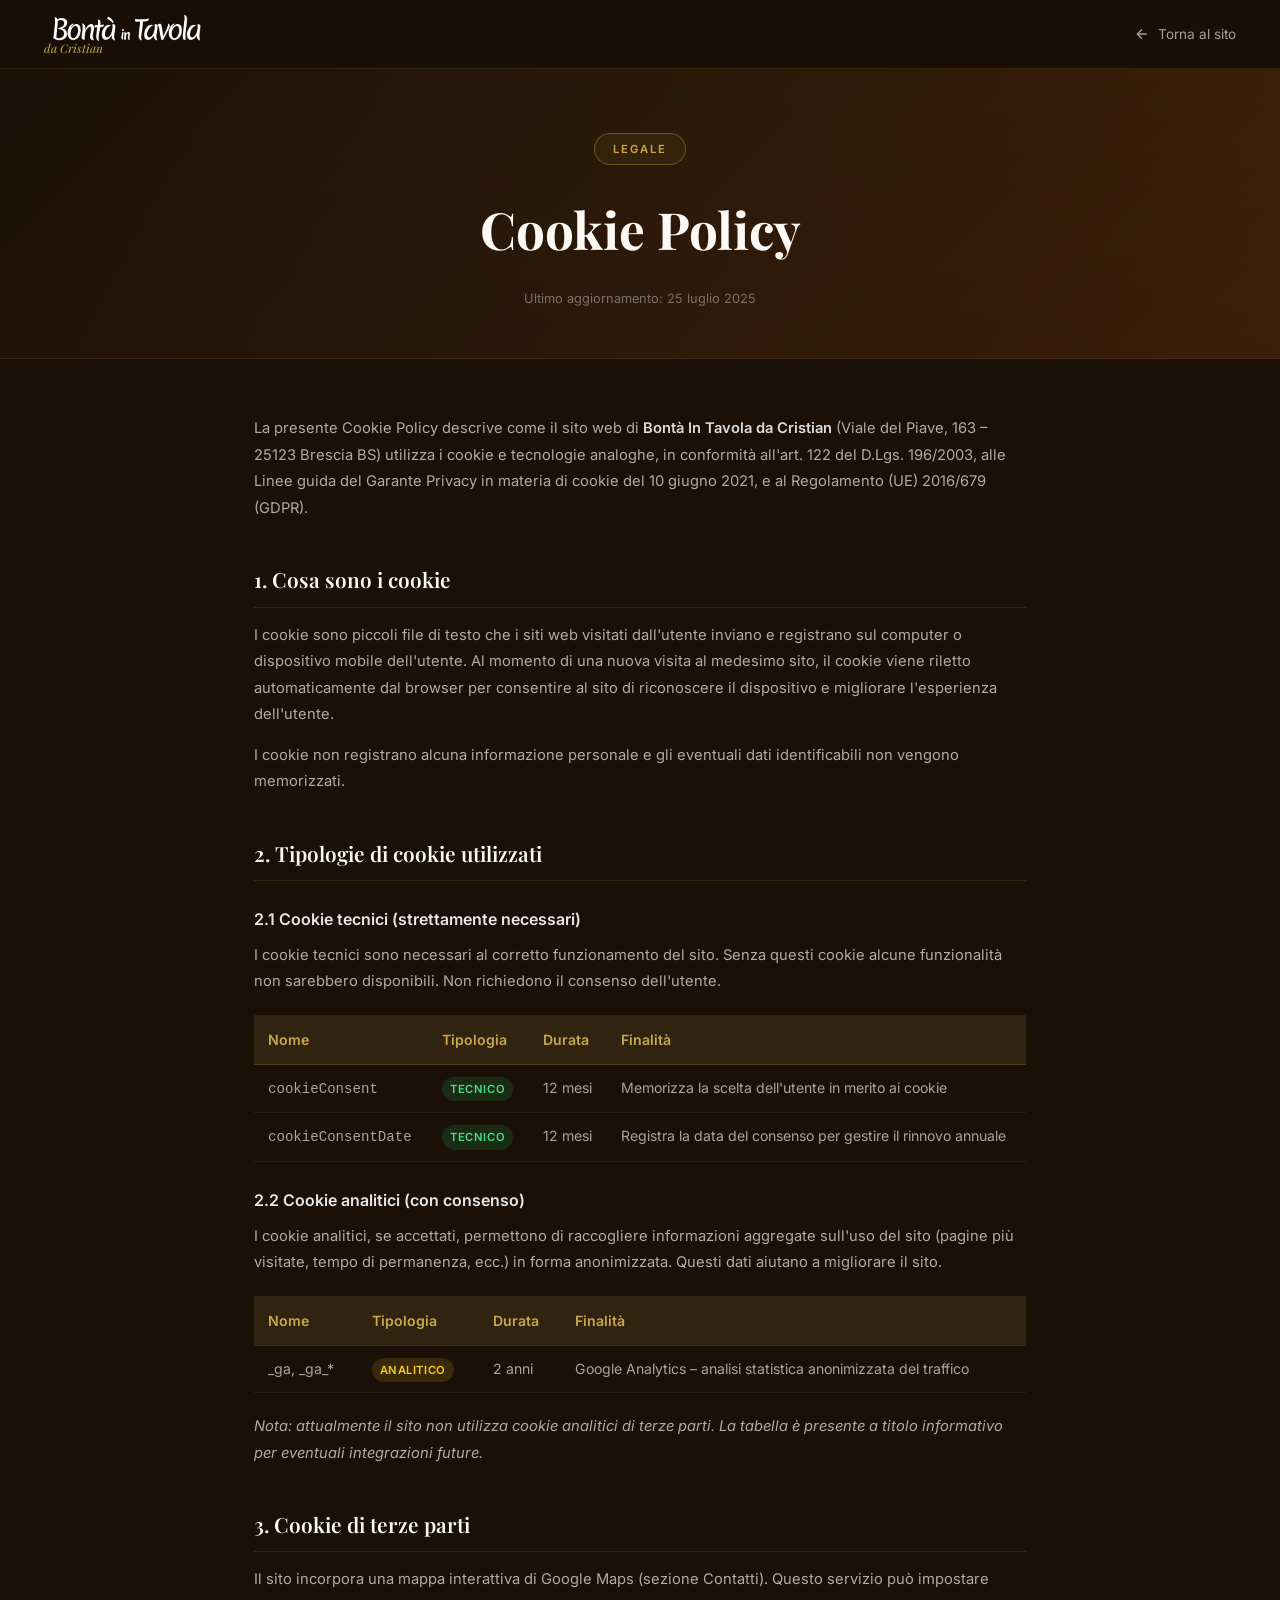
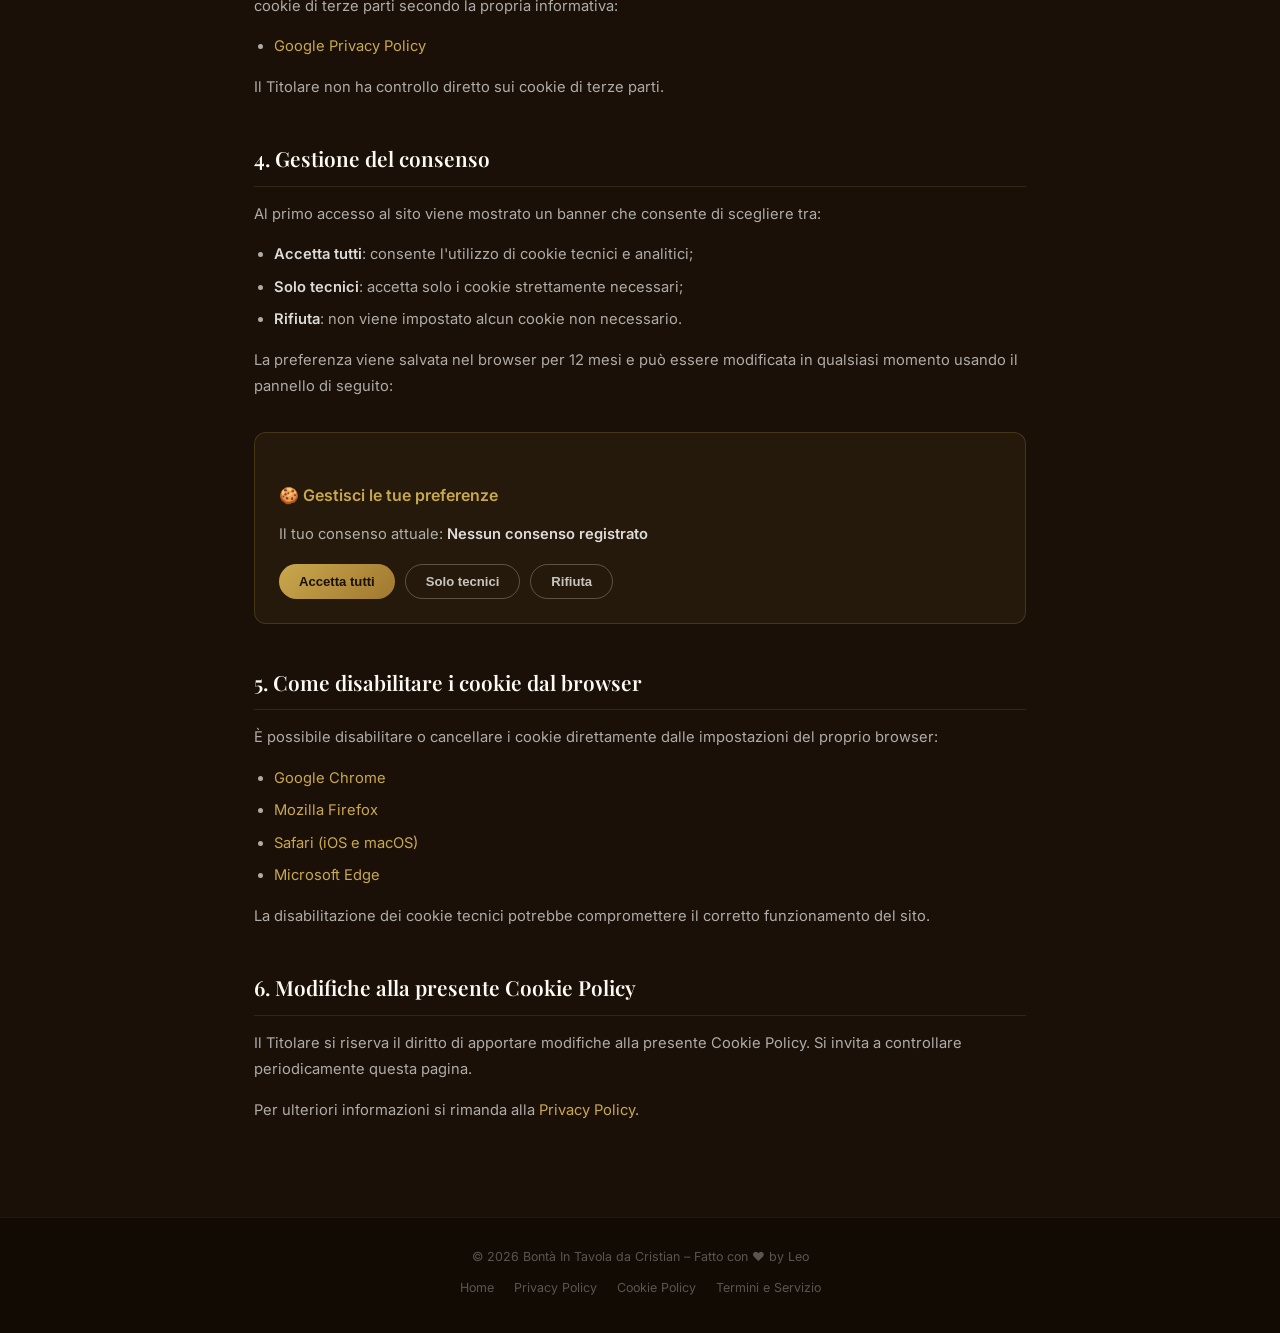
<file: cookie-policy.html>
<!DOCTYPE html>
<html lang="it">
<head>
  <meta charset="UTF-8" />
  <meta name="viewport" content="width=device-width, initial-scale=1.0" />
  <title>Cookie Policy – Bontà In Tavola da Cristian</title>
  <meta name="description" content="Cookie Policy di Bontà In Tavola da Cristian – Macelleria e Gastronomia Brescia." />
  <link rel="canonical" href="https://bontaintavola.netlify.app/cookie-policy.html" />
  <meta name="robots" content="index, follow" />
  <!-- Favicon -->
  <link rel="apple-touch-icon" sizes="180x180" href="favicon_io/apple-touch-icon.png" />
  <link rel="icon" type="image/png" sizes="32x32" href="favicon_io/favicon-32x32.png" />
  <link rel="icon" type="image/png" sizes="16x16" href="favicon_io/favicon-16x16.png" />
  <link rel="shortcut icon" href="favicon_io/favicon.ico" />
  <link rel="manifest" href="favicon_io/site.webmanifest" />
  <meta name="theme-color" content="#8B1A1A" />
  <link rel="preconnect" href="https://fonts.googleapis.com" />
  <link rel="preconnect" href="https://fonts.gstatic.com" crossorigin />
  <link href="https://fonts.googleapis.com/css2?family=Playfair+Display:ital,wght@0,400;0,600;0,700;1,400&family=Inter:wght@300;400;500;600&display=swap" rel="stylesheet" />
  <style>
    *, *::before, *::after { box-sizing: border-box; margin: 0; padding: 0; }
    :root {
      --clr-dark: #1a1008;
      --clr-gold: #c9a84c;
      --clr-gold-light: #e8cc7a;
      --clr-white: #fdfaf5;
      --font-serif: 'Playfair Display', Georgia, serif;
      --font-sans: 'Inter', system-ui, sans-serif;
    }
    html { scroll-behavior: smooth; }
    body { font-family: var(--font-sans); background: var(--clr-dark); color: rgba(255,255,255,0.82); line-height: 1.8; }
    a { color: var(--clr-gold); text-decoration: none; }
    a:hover { text-decoration: underline; }

    .navbar { position: sticky; top: 0; background: rgba(26,16,8,0.97); backdrop-filter: blur(16px); border-bottom: 1px solid rgba(201,168,76,0.15); z-index: 100; }
    .nav-container { max-width: 1240px; margin: 0 auto; padding: 0 24px; height: 68px; display: flex; align-items: center; justify-content: space-between; }
    .nav-brand-wrap { display: flex; flex-direction: column; align-items: flex-start; justify-content: center; }
    .nav-brand-text-img { height: 26px; width: auto; display: block; filter: drop-shadow(0 1px 3px rgba(0,0,0,0.3)); }
    .nav-brand-wrap .gold-text { color: var(--clr-gold); font-family: var(--font-serif); font-style: italic; font-weight: 400; font-size: 0.75rem; display: block; margin-top: 1px; line-height: 1; }
    .nav-back { display: inline-flex; align-items: center; gap: 8px; font-size: 0.85rem; color: rgba(255,255,255,0.6); transition: color 0.25s; }
    .nav-back:hover { color: var(--clr-gold); text-decoration: none; }
    .nav-back svg { width: 16px; height: 16px; }

    .page-hero { background: linear-gradient(135deg, rgba(26,16,8,1) 0%, rgba(80,40,10,0.6) 100%), linear-gradient(180deg, #2a1a08 0%, #1a1008 100%); padding: 64px 24px 48px; text-align: center; border-bottom: 1px solid rgba(201,168,76,0.12); }
    .page-tag { display: inline-block; font-size: 0.7rem; font-weight: 600; letter-spacing: 0.18em; text-transform: uppercase; color: var(--clr-gold); border: 1px solid rgba(201,168,76,0.35); padding: 5px 18px; border-radius: 100px; margin-bottom: 18px; background: rgba(201,168,76,0.07); }
    .page-title { font-family: var(--font-serif); font-size: clamp(2rem, 5vw, 3.2rem); font-weight: 700; color: var(--clr-white); margin-bottom: 12px; }
    .page-updated { font-size: 0.8rem; color: rgba(255,255,255,0.38); }

    .legal-content { max-width: 820px; margin: 0 auto; padding: 56px 24px 80px; }
    .legal-content h2 { font-family: var(--font-serif); font-size: 1.3rem; font-weight: 600; color: var(--clr-white); margin: 40px 0 14px; padding-bottom: 8px; border-bottom: 1px solid rgba(201,168,76,0.15); }
    .legal-content h3 { font-size: 1rem; font-weight: 600; color: rgba(255,255,255,0.9); margin: 24px 0 8px; }
    .legal-content p { font-size: 0.92rem; color: rgba(255,255,255,0.65); margin-bottom: 14px; }
    .legal-content ul { padding-left: 20px; margin-bottom: 14px; }
    .legal-content ul li { font-size: 0.92rem; color: rgba(255,255,255,0.65); margin-bottom: 6px; }
    .legal-content strong { color: rgba(255,255,255,0.85); font-weight: 600; }

    .cookie-table { width: 100%; border-collapse: collapse; margin: 20px 0; font-size: 0.88rem; }
    .cookie-table th { background: rgba(201,168,76,0.12); color: var(--clr-gold); font-weight: 600; padding: 12px 14px; text-align: left; border-bottom: 1px solid rgba(201,168,76,0.2); }
    .cookie-table td { padding: 10px 14px; border-bottom: 1px solid rgba(255,255,255,0.06); color: rgba(255,255,255,0.62); vertical-align: top; }
    .cookie-table tr:hover td { background: rgba(255,255,255,0.03); }
    .badge { display: inline-block; font-size: 0.7rem; font-weight: 600; padding: 2px 8px; border-radius: 100px; text-transform: uppercase; letter-spacing: 0.05em; }
    .badge-green { background: rgba(34,197,94,0.15); color: #4ade80; }
    .badge-yellow { background: rgba(234,179,8,0.15); color: #facc15; }

    .consent-box {
      background: rgba(201,168,76,0.06); border: 1px solid rgba(201,168,76,0.2); border-radius: 12px; padding: 24px; margin: 32px 0;
    }
    .consent-box h3 { color: var(--clr-gold); margin-bottom: 12px; }
    .consent-actions { display: flex; gap: 10px; flex-wrap: wrap; margin-top: 16px; }
    .consent-btn { font-size: 0.82rem; font-weight: 600; padding: 9px 20px; border-radius: 100px; cursor: pointer; border: none; transition: all 0.25s; }
    .consent-btn-primary { background: linear-gradient(135deg, #c9a84c, #a07830); color: #1a1008; }
    .consent-btn-primary:hover { transform: translateY(-1px); }
    .consent-btn-outline { background: transparent; color: rgba(255,255,255,0.75); border: 1.5px solid rgba(255,255,255,0.25); }
    .consent-btn-outline:hover { border-color: rgba(255,255,255,0.5); }

    .footer-mini { background: #110b04; border-top: 1px solid rgba(255,255,255,0.06); padding: 28px 24px; text-align: center; }
    .footer-mini p { font-size: 0.78rem; color: rgba(255,255,255,0.3); margin-bottom: 8px; }
    .footer-mini a { color: rgba(255,255,255,0.3); margin: 0 8px; }
    .footer-mini a:hover { color: var(--clr-gold); }
  </style>
</head>
<body>

  <nav class="navbar">
    <div class="nav-container">
      <a href="index.html" class="nav-brand">
        <div class="nav-brand-wrap">
          <img src="bonta-in-tavola-text.png" alt="Bontà In Tavola" class="nav-brand-text-img" />
          <span class="gold-text">da Cristian</span>
        </div>
      </a>
      <a href="index.html" class="nav-back">
        <svg viewBox="0 0 24 24" fill="none" stroke="currentColor" stroke-width="2"><path d="M19 12H5M12 5l-7 7 7 7"/></svg>
        Torna al sito
      </a>
    </div>
  </nav>

  <div class="page-hero">
    <div class="page-tag">Legale</div>
    <h1 class="page-title">Cookie Policy</h1>
    <p class="page-updated">Ultimo aggiornamento: 25 luglio 2025</p>
  </div>

  <div class="legal-content">
    <p>La presente Cookie Policy descrive come il sito web di <strong>Bontà In Tavola da Cristian</strong> (Viale del Piave, 163 – 25123 Brescia BS) utilizza i cookie e tecnologie analoghe, in conformità all'art. 122 del D.Lgs. 196/2003, alle Linee guida del Garante Privacy in materia di cookie del 10 giugno 2021, e al Regolamento (UE) 2016/679 (GDPR).</p>

    <h2>1. Cosa sono i cookie</h2>
    <p>I cookie sono piccoli file di testo che i siti web visitati dall'utente inviano e registrano sul computer o dispositivo mobile dell'utente. Al momento di una nuova visita al medesimo sito, il cookie viene riletto automaticamente dal browser per consentire al sito di riconoscere il dispositivo e migliorare l'esperienza dell'utente.</p>
    <p>I cookie non registrano alcuna informazione personale e gli eventuali dati identificabili non vengono memorizzati.</p>

    <h2>2. Tipologie di cookie utilizzati</h2>

    <h3>2.1 Cookie tecnici (strettamente necessari)</h3>
    <p>I cookie tecnici sono necessari al corretto funzionamento del sito. Senza questi cookie alcune funzionalità non sarebbero disponibili. Non richiedono il consenso dell'utente.</p>

    <table class="cookie-table">
      <thead>
        <tr>
          <th>Nome</th>
          <th>Tipologia</th>
          <th>Durata</th>
          <th>Finalità</th>
        </tr>
      </thead>
      <tbody>
        <tr>
          <td><code>cookieConsent</code></td>
          <td><span class="badge badge-green">Tecnico</span></td>
          <td>12 mesi</td>
          <td>Memorizza la scelta dell'utente in merito ai cookie</td>
        </tr>
        <tr>
          <td><code>cookieConsentDate</code></td>
          <td><span class="badge badge-green">Tecnico</span></td>
          <td>12 mesi</td>
          <td>Registra la data del consenso per gestire il rinnovo annuale</td>
        </tr>
      </tbody>
    </table>

    <h3>2.2 Cookie analitici (con consenso)</h3>
    <p>I cookie analitici, se accettati, permettono di raccogliere informazioni aggregate sull'uso del sito (pagine più visitate, tempo di permanenza, ecc.) in forma anonimizzata. Questi dati aiutano a migliorare il sito.</p>

    <table class="cookie-table">
      <thead>
        <tr>
          <th>Nome</th>
          <th>Tipologia</th>
          <th>Durata</th>
          <th>Finalità</th>
        </tr>
      </thead>
      <tbody>
        <tr>
          <td>_ga, _ga_*</td>
          <td><span class="badge badge-yellow">Analitico</span></td>
          <td>2 anni</td>
          <td>Google Analytics – analisi statistica anonimizzata del traffico</td>
        </tr>
      </tbody>
    </table>

    <p><em>Nota: attualmente il sito non utilizza cookie analitici di terze parti. La tabella è presente a titolo informativo per eventuali integrazioni future.</em></p>

    <h2>3. Cookie di terze parti</h2>
    <p>Il sito incorpora una mappa interattiva di Google Maps (sezione Contatti). Questo servizio può impostare cookie di terze parti secondo la propria informativa:</p>
    <ul>
      <li><a href="https://policies.google.com/privacy" target="_blank" rel="noopener">Google Privacy Policy</a></li>
    </ul>
    <p>Il Titolare non ha controllo diretto sui cookie di terze parti.</p>

    <h2>4. Gestione del consenso</h2>
    <p>Al primo accesso al sito viene mostrato un banner che consente di scegliere tra:</p>
    <ul>
      <li><strong>Accetta tutti</strong>: consente l'utilizzo di cookie tecnici e analitici;</li>
      <li><strong>Solo tecnici</strong>: accetta solo i cookie strettamente necessari;</li>
      <li><strong>Rifiuta</strong>: non viene impostato alcun cookie non necessario.</li>
    </ul>
    <p>La preferenza viene salvata nel browser per 12 mesi e può essere modificata in qualsiasi momento usando il pannello di seguito:</p>

    <div class="consent-box">
      <h3>🍪 Gestisci le tue preferenze</h3>
      <p>Il tuo consenso attuale: <strong id="currentConsent">—</strong></p>
      <div class="consent-actions">
        <button class="consent-btn consent-btn-primary" onclick="manageConsent('all')">Accetta tutti</button>
        <button class="consent-btn consent-btn-outline" onclick="manageConsent('technical')">Solo tecnici</button>
        <button class="consent-btn consent-btn-outline" onclick="manageConsent('none')">Rifiuta</button>
      </div>
    </div>

    <h2>5. Come disabilitare i cookie dal browser</h2>
    <p>È possibile disabilitare o cancellare i cookie direttamente dalle impostazioni del proprio browser:</p>
    <ul>
      <li><a href="https://support.google.com/chrome/answer/95647" target="_blank" rel="noopener">Google Chrome</a></li>
      <li><a href="https://support.mozilla.org/it/kb/Gestione%20dei%20cookie" target="_blank" rel="noopener">Mozilla Firefox</a></li>
      <li><a href="https://support.apple.com/it-it/105082" target="_blank" rel="noopener">Safari (iOS e macOS)</a></li>
      <li><a href="https://support.microsoft.com/it-it/windows/eliminare-e-gestire-i-cookie-168dab11-0753-043d-7c16-ede5947fc64d" target="_blank" rel="noopener">Microsoft Edge</a></li>
    </ul>
    <p>La disabilitazione dei cookie tecnici potrebbe compromettere il corretto funzionamento del sito.</p>

    <h2>6. Modifiche alla presente Cookie Policy</h2>
    <p>Il Titolare si riserva il diritto di apportare modifiche alla presente Cookie Policy. Si invita a controllare periodicamente questa pagina.</p>

    <p>Per ulteriori informazioni si rimanda alla <a href="privacy-policy.html">Privacy Policy</a>.</p>
  </div>

  <footer class="footer-mini">
    <p>© 2026 Bontà In Tavola da Cristian – Fatto con ❤️ by Leo</p>
    <p>
      <a href="index.html">Home</a>
      <a href="privacy-policy.html">Privacy Policy</a>
      <a href="cookie-policy.html">Cookie Policy</a>
      <a href="termini-servizio.html">Termini e Servizio</a>
    </p>
  </footer>

  <script>
    // Mostra consenso attuale
    const consent = localStorage.getItem('cookieConsent');
    const labels = { all: 'Tutti i cookie accettati', technical: 'Solo cookie tecnici', none: 'Cookie rifiutati' };
    document.getElementById('currentConsent').textContent = consent ? (labels[consent] || 'Sconosciuto') : 'Nessun consenso registrato';

    function manageConsent(level) {
      localStorage.setItem('cookieConsent', level);
      localStorage.setItem('cookieConsentDate', new Date().toISOString());
      document.getElementById('currentConsent').textContent = labels[level];
      alert('Preferenza salvata: ' + labels[level]);
    }
  </script>
</body>
</html>
</file>
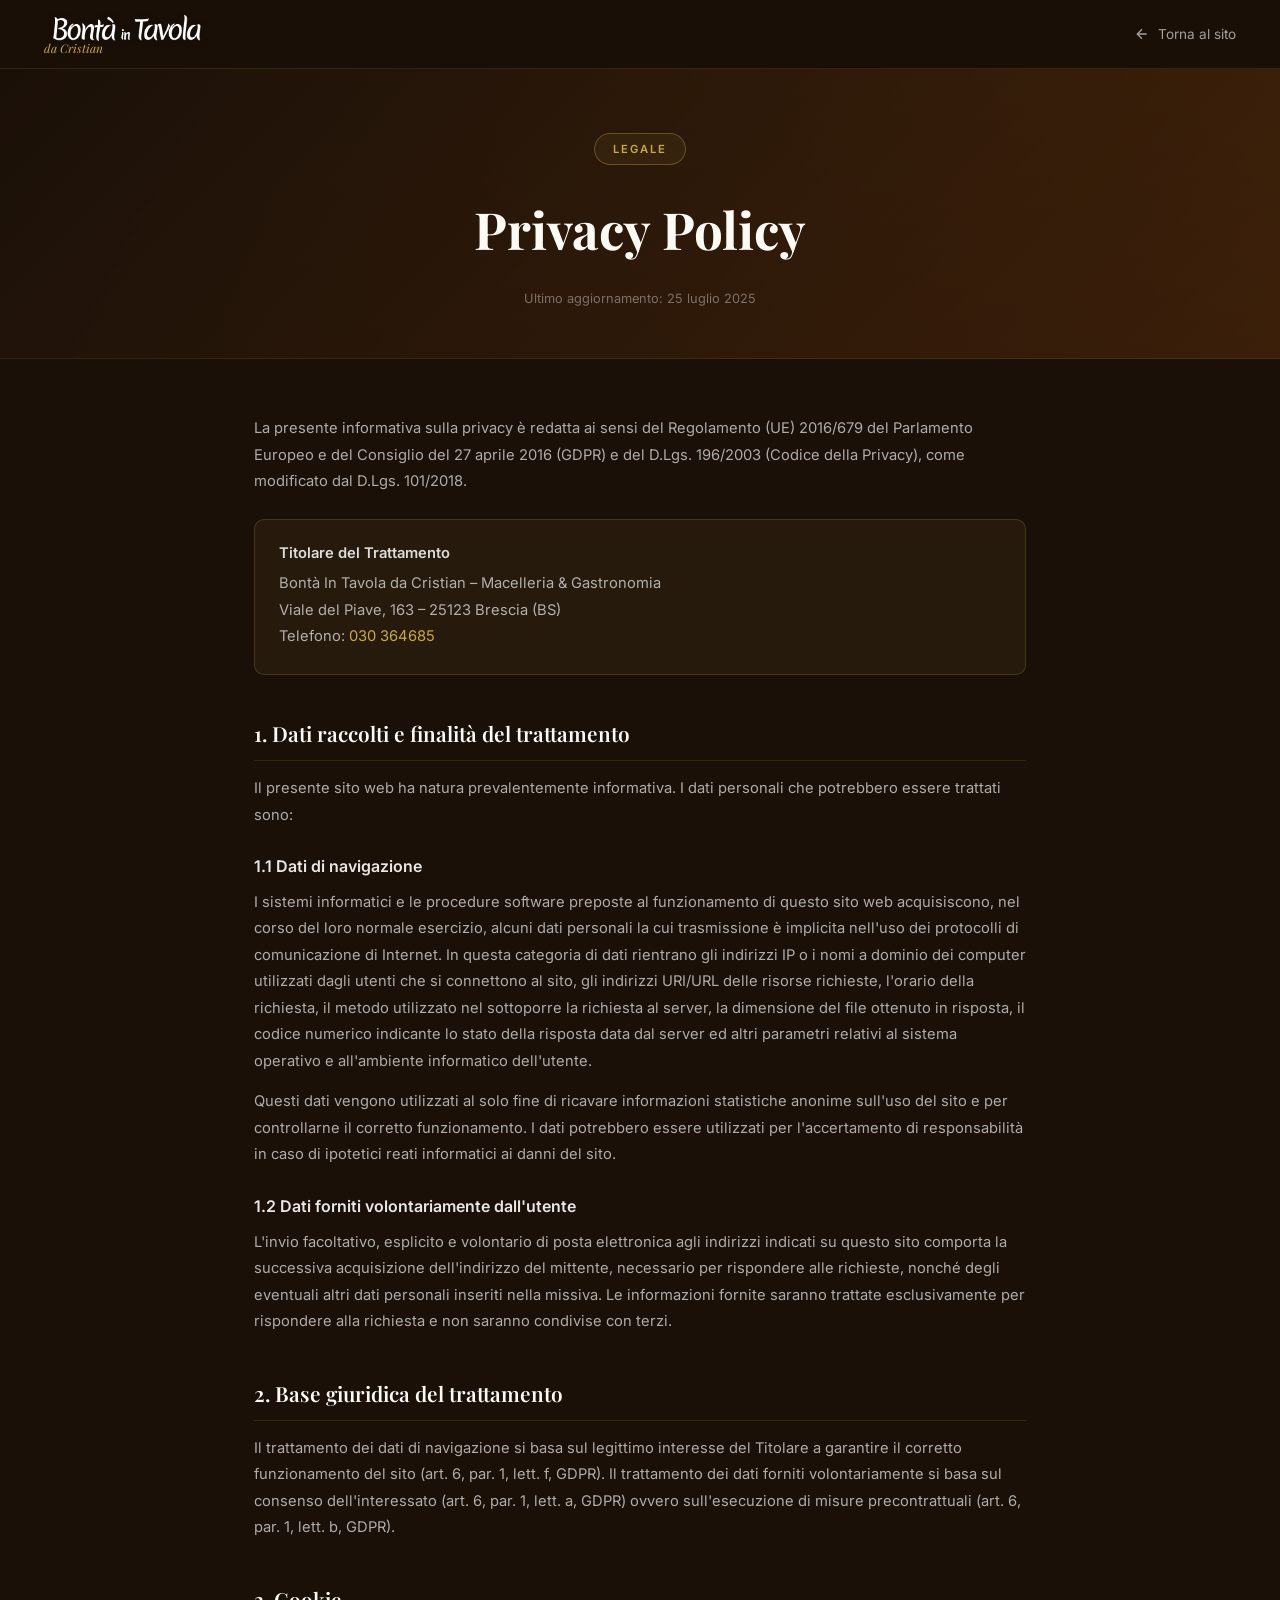
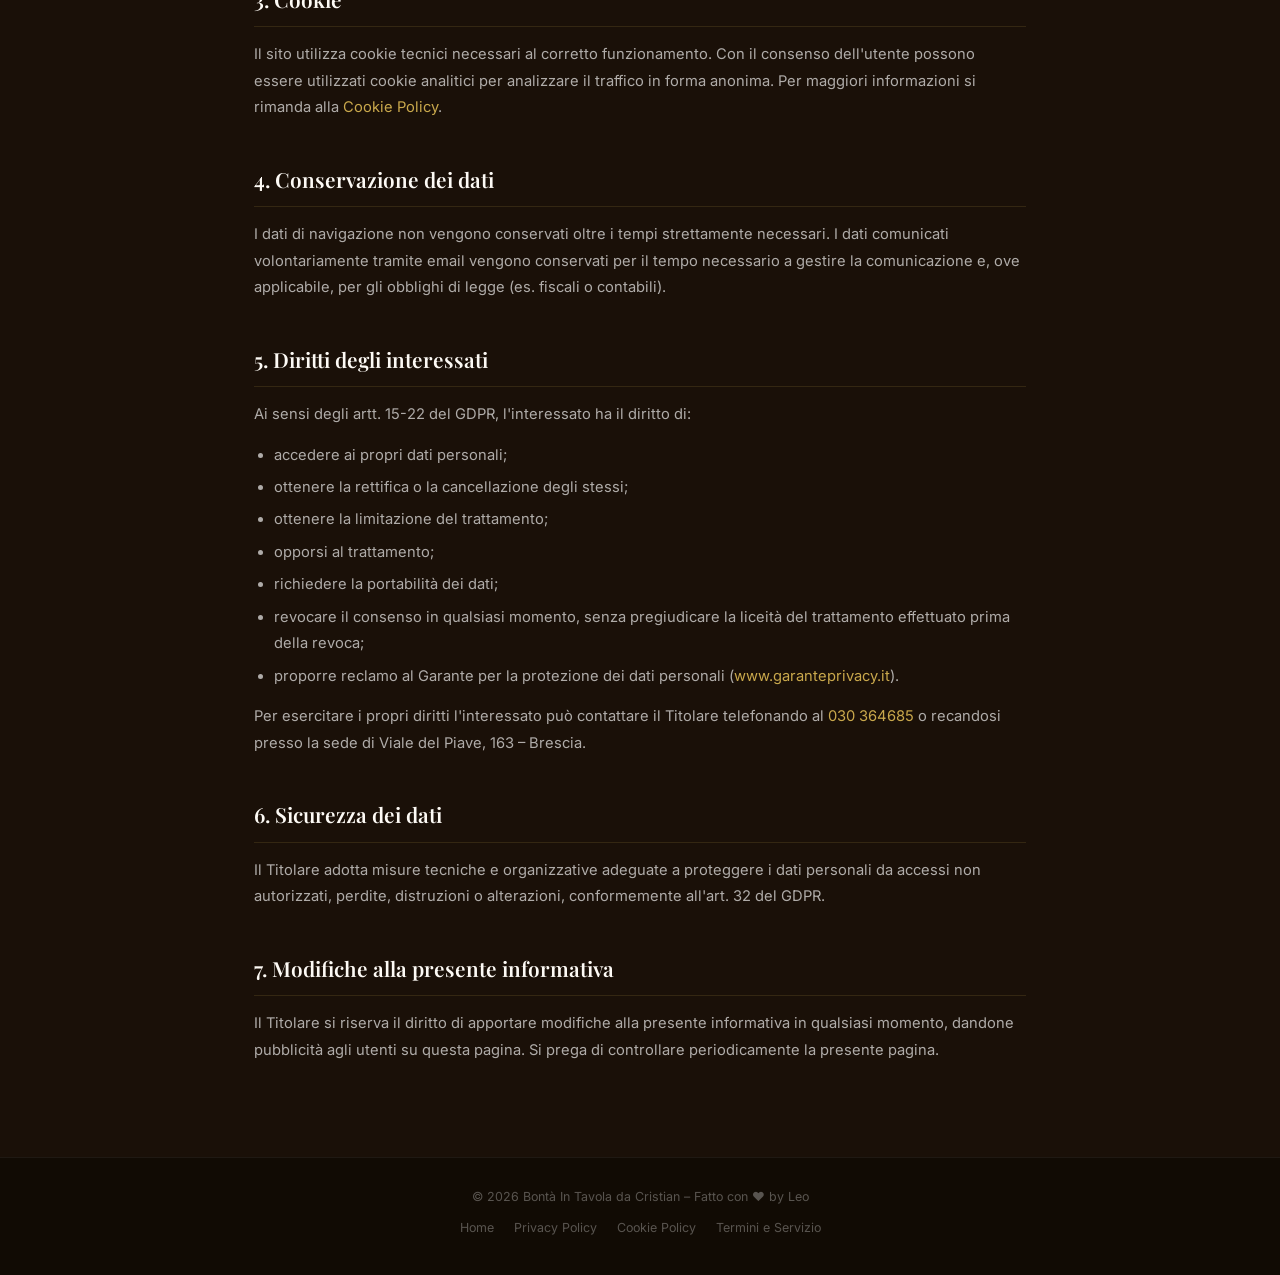
<file: privacy-policy.html>
<!DOCTYPE html>
<html lang="it">
<head>
  <meta charset="UTF-8" />
  <meta name="viewport" content="width=device-width, initial-scale=1.0" />
  <title>Privacy Policy – Bontà In Tavola da Cristian</title>
  <meta name="description" content="Informativa sulla Privacy ai sensi del GDPR per Bontà In Tavola da Cristian, Macelleria e Gastronomia Brescia." />
  <link rel="canonical" href="https://bontaintavola.netlify.app/privacy-policy.html" />
  <meta name="robots" content="index, follow" />
  <!-- Favicon -->
  <link rel="apple-touch-icon" sizes="180x180" href="favicon_io/apple-touch-icon.png" />
  <link rel="icon" type="image/png" sizes="32x32" href="favicon_io/favicon-32x32.png" />
  <link rel="icon" type="image/png" sizes="16x16" href="favicon_io/favicon-16x16.png" />
  <link rel="shortcut icon" href="favicon_io/favicon.ico" />
  <link rel="manifest" href="favicon_io/site.webmanifest" />
  <meta name="theme-color" content="#8B1A1A" />
  <link rel="preconnect" href="https://fonts.googleapis.com" />
  <link rel="preconnect" href="https://fonts.gstatic.com" crossorigin />
  <link href="https://fonts.googleapis.com/css2?family=Playfair+Display:ital,wght@0,400;0,600;0,700;1,400&family=Inter:wght@300;400;500;600&display=swap" rel="stylesheet" />
  <style>
    *, *::before, *::after { box-sizing: border-box; margin: 0; padding: 0; }
    :root {
      --clr-dark: #1a1008;
      --clr-gold: #c9a84c;
      --clr-gold-light: #e8cc7a;
      --clr-white: #fdfaf5;
      --font-serif: 'Playfair Display', Georgia, serif;
      --font-sans: 'Inter', system-ui, sans-serif;
    }
    html { scroll-behavior: smooth; }
    body {
      font-family: var(--font-sans);
      background: var(--clr-dark);
      color: rgba(255,255,255,0.82);
      line-height: 1.8;
    }
    a { color: var(--clr-gold); text-decoration: none; }
    a:hover { text-decoration: underline; }

    /* NAVBAR */
    .navbar {
      position: sticky; top: 0;
      background: rgba(26,16,8,0.97);
      backdrop-filter: blur(16px);
      border-bottom: 1px solid rgba(201,168,76,0.15);
      z-index: 100;
    }
    .nav-container {
      max-width: 1240px; margin: 0 auto;
      padding: 0 24px; height: 68px;
      display: flex; align-items: center; justify-content: space-between;
    }
    .nav-brand-wrap { display: flex; flex-direction: column; align-items: flex-start; justify-content: center; }
    .nav-brand-text-img { height: 26px; width: auto; display: block; filter: drop-shadow(0 1px 3px rgba(0,0,0,0.3)); }
    .nav-brand-wrap .gold-text { color: var(--clr-gold); font-family: var(--font-serif); font-style: italic; font-weight: 400; font-size: 0.75rem; display: block; margin-top: 1px; line-height: 1; }
    .nav-back {
      display: inline-flex; align-items: center; gap: 8px;
      font-size: 0.85rem; color: rgba(255,255,255,0.6);
      transition: color 0.25s;
    }
    .nav-back:hover { color: var(--clr-gold); text-decoration: none; }
    .nav-back svg { width: 16px; height: 16px; }

    /* PAGE */
    .page-hero {
      background: linear-gradient(135deg, rgba(26,16,8,1) 0%, rgba(80,40,10,0.6) 100%),
                  linear-gradient(180deg, #2a1a08 0%, #1a1008 100%);
      padding: 64px 24px 48px;
      text-align: center;
      border-bottom: 1px solid rgba(201,168,76,0.12);
    }
    .page-tag {
      display: inline-block;
      font-size: 0.7rem; font-weight: 600;
      letter-spacing: 0.18em; text-transform: uppercase;
      color: var(--clr-gold);
      border: 1px solid rgba(201,168,76,0.35);
      padding: 5px 18px; border-radius: 100px;
      margin-bottom: 18px;
      background: rgba(201,168,76,0.07);
    }
    .page-title {
      font-family: var(--font-serif);
      font-size: clamp(2rem, 5vw, 3.2rem);
      font-weight: 700; color: var(--clr-white);
      margin-bottom: 12px;
    }
    .page-updated {
      font-size: 0.8rem; color: rgba(255,255,255,0.38);
    }

    /* CONTENT */
    .legal-content {
      max-width: 820px;
      margin: 0 auto;
      padding: 56px 24px 80px;
    }
    .legal-content h2 {
      font-family: var(--font-serif);
      font-size: 1.3rem;
      font-weight: 600;
      color: var(--clr-white);
      margin: 40px 0 14px;
      padding-bottom: 8px;
      border-bottom: 1px solid rgba(201,168,76,0.15);
    }
    .legal-content h3 {
      font-size: 1rem;
      font-weight: 600;
      color: rgba(255,255,255,0.9);
      margin: 24px 0 8px;
    }
    .legal-content p { font-size: 0.92rem; color: rgba(255,255,255,0.65); margin-bottom: 14px; }
    .legal-content ul { padding-left: 20px; margin-bottom: 14px; }
    .legal-content ul li { font-size: 0.92rem; color: rgba(255,255,255,0.65); margin-bottom: 6px; }
    .legal-content strong { color: rgba(255,255,255,0.85); font-weight: 600; }
    .info-box {
      background: rgba(201,168,76,0.07);
      border: 1px solid rgba(201,168,76,0.2);
      border-radius: 10px;
      padding: 20px 24px;
      margin: 24px 0;
    }
    .info-box p { margin-bottom: 4px; }

    /* FOOTER */
    .footer-mini {
      background: #110b04;
      border-top: 1px solid rgba(255,255,255,0.06);
      padding: 28px 24px;
      text-align: center;
    }
    .footer-mini p { font-size: 0.78rem; color: rgba(255,255,255,0.3); margin-bottom: 8px; }
    .footer-mini a { color: rgba(255,255,255,0.3); margin: 0 8px; }
    .footer-mini a:hover { color: var(--clr-gold); }
  </style>
</head>
<body>

  <nav class="navbar">
    <div class="nav-container">
      <a href="index.html" class="nav-brand">
        <div class="nav-brand-wrap">
          <img src="bonta-in-tavola-text.png" alt="Bontà In Tavola" class="nav-brand-text-img" />
          <span class="gold-text">da Cristian</span>
        </div>
      </a>
      <a href="index.html" class="nav-back">
        <svg viewBox="0 0 24 24" fill="none" stroke="currentColor" stroke-width="2"><path d="M19 12H5M12 5l-7 7 7 7"/></svg>
        Torna al sito
      </a>
    </div>
  </nav>

  <div class="page-hero">
    <div class="page-tag">Legale</div>
    <h1 class="page-title">Privacy Policy</h1>
    <p class="page-updated">Ultimo aggiornamento: 25 luglio 2025</p>
  </div>

  <div class="legal-content">
    <p>La presente informativa sulla privacy è redatta ai sensi del Regolamento (UE) 2016/679 del Parlamento Europeo e del Consiglio del 27 aprile 2016 (GDPR) e del D.Lgs. 196/2003 (Codice della Privacy), come modificato dal D.Lgs. 101/2018.</p>

    <div class="info-box">
      <p><strong>Titolare del Trattamento</strong></p>
      <p>Bontà In Tavola da Cristian – Macelleria &amp; Gastronomia<br/>
      Viale del Piave, 163 – 25123 Brescia (BS)<br/>
      Telefono: <a href="tel:030364685">030 364685</a></p>
    </div>

    <h2>1. Dati raccolti e finalità del trattamento</h2>
    <p>Il presente sito web ha natura prevalentemente informativa. I dati personali che potrebbero essere trattati sono:</p>

    <h3>1.1 Dati di navigazione</h3>
    <p>I sistemi informatici e le procedure software preposte al funzionamento di questo sito web acquisiscono, nel corso del loro normale esercizio, alcuni dati personali la cui trasmissione è implicita nell'uso dei protocolli di comunicazione di Internet. In questa categoria di dati rientrano gli indirizzi IP o i nomi a dominio dei computer utilizzati dagli utenti che si connettono al sito, gli indirizzi URI/URL delle risorse richieste, l'orario della richiesta, il metodo utilizzato nel sottoporre la richiesta al server, la dimensione del file ottenuto in risposta, il codice numerico indicante lo stato della risposta data dal server ed altri parametri relativi al sistema operativo e all'ambiente informatico dell'utente.</p>
    <p>Questi dati vengono utilizzati al solo fine di ricavare informazioni statistiche anonime sull'uso del sito e per controllarne il corretto funzionamento. I dati potrebbero essere utilizzati per l'accertamento di responsabilità in caso di ipotetici reati informatici ai danni del sito.</p>

    <h3>1.2 Dati forniti volontariamente dall'utente</h3>
    <p>L'invio facoltativo, esplicito e volontario di posta elettronica agli indirizzi indicati su questo sito comporta la successiva acquisizione dell'indirizzo del mittente, necessario per rispondere alle richieste, nonché degli eventuali altri dati personali inseriti nella missiva. Le informazioni fornite saranno trattate esclusivamente per rispondere alla richiesta e non saranno condivise con terzi.</p>

    <h2>2. Base giuridica del trattamento</h2>
    <p>Il trattamento dei dati di navigazione si basa sul legittimo interesse del Titolare a garantire il corretto funzionamento del sito (art. 6, par. 1, lett. f, GDPR). Il trattamento dei dati forniti volontariamente si basa sul consenso dell'interessato (art. 6, par. 1, lett. a, GDPR) ovvero sull'esecuzione di misure precontrattuali (art. 6, par. 1, lett. b, GDPR).</p>

    <h2>3. Cookie</h2>
    <p>Il sito utilizza cookie tecnici necessari al corretto funzionamento. Con il consenso dell'utente possono essere utilizzati cookie analitici per analizzare il traffico in forma anonima. Per maggiori informazioni si rimanda alla <a href="cookie-policy.html">Cookie Policy</a>.</p>

    <h2>4. Conservazione dei dati</h2>
    <p>I dati di navigazione non vengono conservati oltre i tempi strettamente necessari. I dati comunicati volontariamente tramite email vengono conservati per il tempo necessario a gestire la comunicazione e, ove applicabile, per gli obblighi di legge (es. fiscali o contabili).</p>

    <h2>5. Diritti degli interessati</h2>
    <p>Ai sensi degli artt. 15-22 del GDPR, l'interessato ha il diritto di:</p>
    <ul>
      <li>accedere ai propri dati personali;</li>
      <li>ottenere la rettifica o la cancellazione degli stessi;</li>
      <li>ottenere la limitazione del trattamento;</li>
      <li>opporsi al trattamento;</li>
      <li>richiedere la portabilità dei dati;</li>
      <li>revocare il consenso in qualsiasi momento, senza pregiudicare la liceità del trattamento effettuato prima della revoca;</li>
      <li>proporre reclamo al Garante per la protezione dei dati personali (<a href="https://www.garanteprivacy.it" target="_blank" rel="noopener">www.garanteprivacy.it</a>).</li>
    </ul>
    <p>Per esercitare i propri diritti l'interessato può contattare il Titolare telefonando al <a href="tel:030364685">030 364685</a> o recandosi presso la sede di Viale del Piave, 163 – Brescia.</p>

    <h2>6. Sicurezza dei dati</h2>
    <p>Il Titolare adotta misure tecniche e organizzative adeguate a proteggere i dati personali da accessi non autorizzati, perdite, distruzioni o alterazioni, conformemente all'art. 32 del GDPR.</p>

    <h2>7. Modifiche alla presente informativa</h2>
    <p>Il Titolare si riserva il diritto di apportare modifiche alla presente informativa in qualsiasi momento, dandone pubblicità agli utenti su questa pagina. Si prega di controllare periodicamente la presente pagina.</p>
  </div>

  <footer class="footer-mini">
    <p>© 2026 Bontà In Tavola da Cristian – Fatto con ❤️ by Leo</p>
    <p>
      <a href="index.html">Home</a>
      <a href="privacy-policy.html">Privacy Policy</a>
      <a href="cookie-policy.html">Cookie Policy</a>
      <a href="termini-servizio.html">Termini e Servizio</a>
    </p>
  </footer>

</body>
</html>
</file>
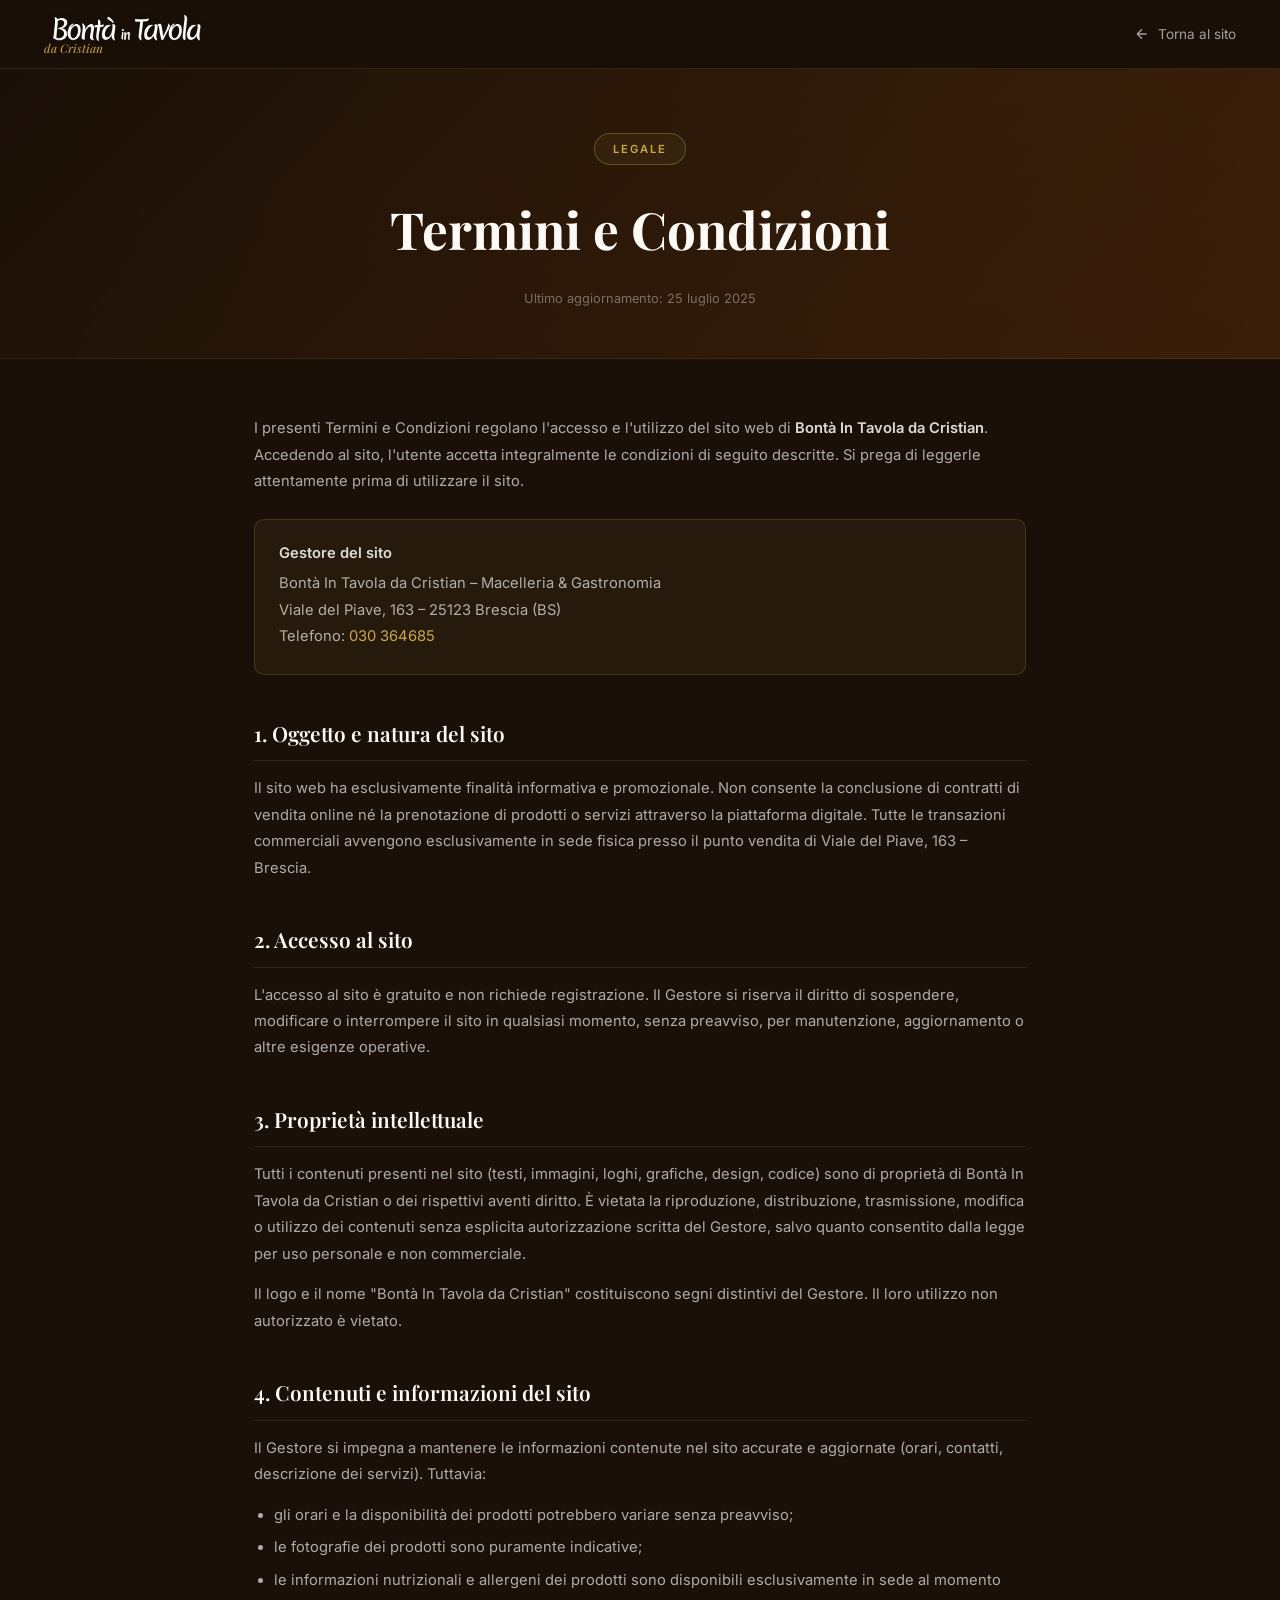
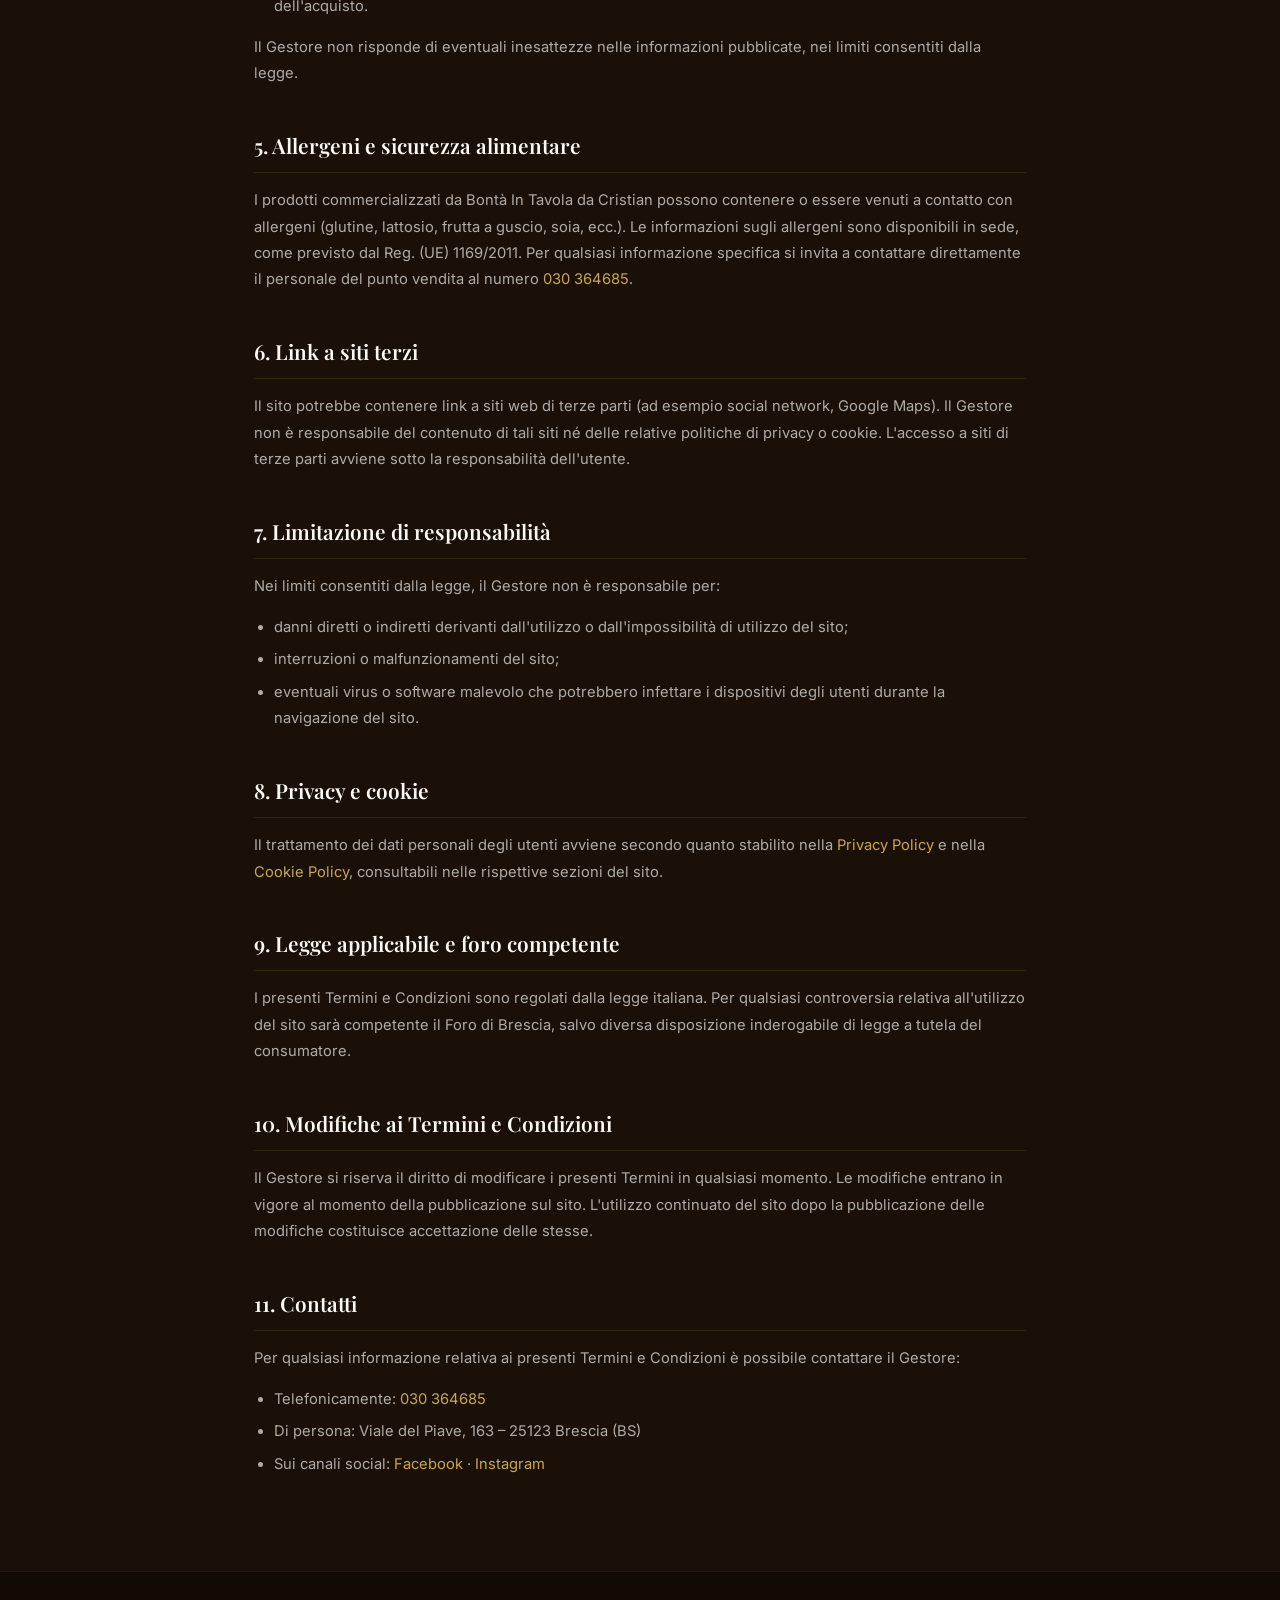
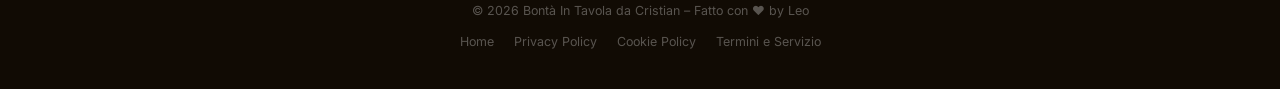
<file: termini-servizio.html>
<!DOCTYPE html>
<html lang="it">
<head>
  <meta charset="UTF-8" />
  <meta name="viewport" content="width=device-width, initial-scale=1.0" />
  <title>Termini e Servizio – Bontà In Tavola da Cristian</title>
  <meta name="description" content="Termini e Condizioni di Servizio di Bontà In Tavola da Cristian – Macelleria e Gastronomia Brescia." />
  <link rel="canonical" href="https://bontaintavola.netlify.app/termini-servizio.html" />
  <meta name="robots" content="index, follow" />
  <!-- Favicon -->
  <link rel="apple-touch-icon" sizes="180x180" href="favicon_io/apple-touch-icon.png" />
  <link rel="icon" type="image/png" sizes="32x32" href="favicon_io/favicon-32x32.png" />
  <link rel="icon" type="image/png" sizes="16x16" href="favicon_io/favicon-16x16.png" />
  <link rel="shortcut icon" href="favicon_io/favicon.ico" />
  <link rel="manifest" href="favicon_io/site.webmanifest" />
  <meta name="theme-color" content="#8B1A1A" />
  <link rel="preconnect" href="https://fonts.googleapis.com" />
  <link rel="preconnect" href="https://fonts.gstatic.com" crossorigin />
  <link href="https://fonts.googleapis.com/css2?family=Playfair+Display:ital,wght@0,400;0,600;0,700;1,400&family=Inter:wght@300;400;500;600&display=swap" rel="stylesheet" />
  <style>
    *, *::before, *::after { box-sizing: border-box; margin: 0; padding: 0; }
    :root {
      --clr-dark: #1a1008;
      --clr-gold: #c9a84c;
      --clr-white: #fdfaf5;
      --font-serif: 'Playfair Display', Georgia, serif;
      --font-sans: 'Inter', system-ui, sans-serif;
    }
    html { scroll-behavior: smooth; }
    body { font-family: var(--font-sans); background: var(--clr-dark); color: rgba(255,255,255,0.82); line-height: 1.8; }
    a { color: var(--clr-gold); text-decoration: none; }
    a:hover { text-decoration: underline; }

    .navbar { position: sticky; top: 0; background: rgba(26,16,8,0.97); backdrop-filter: blur(16px); border-bottom: 1px solid rgba(201,168,76,0.15); z-index: 100; }
    .nav-container { max-width: 1240px; margin: 0 auto; padding: 0 24px; height: 68px; display: flex; align-items: center; justify-content: space-between; }
    .nav-brand-wrap { display: flex; flex-direction: column; align-items: flex-start; justify-content: center; }
    .nav-brand-text-img { height: 26px; width: auto; display: block; filter: drop-shadow(0 1px 3px rgba(0,0,0,0.3)); }
    .nav-brand-wrap .gold-text { color: var(--clr-gold); font-family: var(--font-serif); font-style: italic; font-weight: 400; font-size: 0.75rem; display: block; margin-top: 1px; line-height: 1; }
    .nav-back { display: inline-flex; align-items: center; gap: 8px; font-size: 0.85rem; color: rgba(255,255,255,0.6); transition: color 0.25s; }
    .nav-back:hover { color: var(--clr-gold); text-decoration: none; }
    .nav-back svg { width: 16px; height: 16px; }

    .page-hero { background: linear-gradient(135deg, rgba(26,16,8,1) 0%, rgba(80,40,10,0.6) 100%), linear-gradient(180deg, #2a1a08 0%, #1a1008 100%); padding: 64px 24px 48px; text-align: center; border-bottom: 1px solid rgba(201,168,76,0.12); }
    .page-tag { display: inline-block; font-size: 0.7rem; font-weight: 600; letter-spacing: 0.18em; text-transform: uppercase; color: var(--clr-gold); border: 1px solid rgba(201,168,76,0.35); padding: 5px 18px; border-radius: 100px; margin-bottom: 18px; background: rgba(201,168,76,0.07); }
    .page-title { font-family: var(--font-serif); font-size: clamp(2rem, 5vw, 3.2rem); font-weight: 700; color: var(--clr-white); margin-bottom: 12px; }
    .page-updated { font-size: 0.8rem; color: rgba(255,255,255,0.38); }

    .legal-content { max-width: 820px; margin: 0 auto; padding: 56px 24px 80px; }
    .legal-content h2 { font-family: var(--font-serif); font-size: 1.3rem; font-weight: 600; color: var(--clr-white); margin: 40px 0 14px; padding-bottom: 8px; border-bottom: 1px solid rgba(201,168,76,0.15); }
    .legal-content h3 { font-size: 1rem; font-weight: 600; color: rgba(255,255,255,0.9); margin: 24px 0 8px; }
    .legal-content p { font-size: 0.92rem; color: rgba(255,255,255,0.65); margin-bottom: 14px; }
    .legal-content ul { padding-left: 20px; margin-bottom: 14px; }
    .legal-content ul li { font-size: 0.92rem; color: rgba(255,255,255,0.65); margin-bottom: 6px; }
    .legal-content strong { color: rgba(255,255,255,0.85); font-weight: 600; }
    .info-box { background: rgba(201,168,76,0.07); border: 1px solid rgba(201,168,76,0.2); border-radius: 10px; padding: 20px 24px; margin: 24px 0; }
    .info-box p { margin-bottom: 4px; }

    .footer-mini { background: #110b04; border-top: 1px solid rgba(255,255,255,0.06); padding: 28px 24px; text-align: center; }
    .footer-mini p { font-size: 0.78rem; color: rgba(255,255,255,0.3); margin-bottom: 8px; }
    .footer-mini a { color: rgba(255,255,255,0.3); margin: 0 8px; }
    .footer-mini a:hover { color: var(--clr-gold); }
  </style>
</head>
<body>

  <nav class="navbar">
    <div class="nav-container">
      <a href="index.html" class="nav-brand">
        <div class="nav-brand-wrap">
          <img src="bonta-in-tavola-text.png" alt="Bontà In Tavola" class="nav-brand-text-img" />
          <span class="gold-text">da Cristian</span>
        </div>
      </a>
      <a href="index.html" class="nav-back">
        <svg viewBox="0 0 24 24" fill="none" stroke="currentColor" stroke-width="2"><path d="M19 12H5M12 5l-7 7 7 7"/></svg>
        Torna al sito
      </a>
    </div>
  </nav>

  <div class="page-hero">
    <div class="page-tag">Legale</div>
    <h1 class="page-title">Termini e Condizioni</h1>
    <p class="page-updated">Ultimo aggiornamento: 25 luglio 2025</p>
  </div>

  <div class="legal-content">
    <p>I presenti Termini e Condizioni regolano l'accesso e l'utilizzo del sito web di <strong>Bontà In Tavola da Cristian</strong>. Accedendo al sito, l'utente accetta integralmente le condizioni di seguito descritte. Si prega di leggerle attentamente prima di utilizzare il sito.</p>

    <div class="info-box">
      <p><strong>Gestore del sito</strong></p>
      <p>Bontà In Tavola da Cristian – Macelleria &amp; Gastronomia<br/>
      Viale del Piave, 163 – 25123 Brescia (BS)<br/>
      Telefono: <a href="tel:030364685">030 364685</a></p>
    </div>

    <h2>1. Oggetto e natura del sito</h2>
    <p>Il sito web ha esclusivamente finalità informativa e promozionale. Non consente la conclusione di contratti di vendita online né la prenotazione di prodotti o servizi attraverso la piattaforma digitale. Tutte le transazioni commerciali avvengono esclusivamente in sede fisica presso il punto vendita di Viale del Piave, 163 – Brescia.</p>

    <h2>2. Accesso al sito</h2>
    <p>L'accesso al sito è gratuito e non richiede registrazione. Il Gestore si riserva il diritto di sospendere, modificare o interrompere il sito in qualsiasi momento, senza preavviso, per manutenzione, aggiornamento o altre esigenze operative.</p>

    <h2>3. Proprietà intellettuale</h2>
    <p>Tutti i contenuti presenti nel sito (testi, immagini, loghi, grafiche, design, codice) sono di proprietà di Bontà In Tavola da Cristian o dei rispettivi aventi diritto. È vietata la riproduzione, distribuzione, trasmissione, modifica o utilizzo dei contenuti senza esplicita autorizzazione scritta del Gestore, salvo quanto consentito dalla legge per uso personale e non commerciale.</p>
    <p>Il logo e il nome "Bontà In Tavola da Cristian" costituiscono segni distintivi del Gestore. Il loro utilizzo non autorizzato è vietato.</p>

    <h2>4. Contenuti e informazioni del sito</h2>
    <p>Il Gestore si impegna a mantenere le informazioni contenute nel sito accurate e aggiornate (orari, contatti, descrizione dei servizi). Tuttavia:</p>
    <ul>
      <li>gli orari e la disponibilità dei prodotti potrebbero variare senza preavviso;</li>
      <li>le fotografie dei prodotti sono puramente indicative;</li>
      <li>le informazioni nutrizionali e allergeni dei prodotti sono disponibili esclusivamente in sede al momento dell'acquisto.</li>
    </ul>
    <p>Il Gestore non risponde di eventuali inesattezze nelle informazioni pubblicate, nei limiti consentiti dalla legge.</p>

    <h2>5. Allergeni e sicurezza alimentare</h2>
    <p>I prodotti commercializzati da Bontà In Tavola da Cristian possono contenere o essere venuti a contatto con allergeni (glutine, lattosio, frutta a guscio, soia, ecc.). Le informazioni sugli allergeni sono disponibili in sede, come previsto dal Reg. (UE) 1169/2011. Per qualsiasi informazione specifica si invita a contattare direttamente il personale del punto vendita al numero <a href="tel:030364685">030 364685</a>.</p>

    <h2>6. Link a siti terzi</h2>
    <p>Il sito potrebbe contenere link a siti web di terze parti (ad esempio social network, Google Maps). Il Gestore non è responsabile del contenuto di tali siti né delle relative politiche di privacy o cookie. L'accesso a siti di terze parti avviene sotto la responsabilità dell'utente.</p>

    <h2>7. Limitazione di responsabilità</h2>
    <p>Nei limiti consentiti dalla legge, il Gestore non è responsabile per:</p>
    <ul>
      <li>danni diretti o indiretti derivanti dall'utilizzo o dall'impossibilità di utilizzo del sito;</li>
      <li>interruzioni o malfunzionamenti del sito;</li>
      <li>eventuali virus o software malevolo che potrebbero infettare i dispositivi degli utenti durante la navigazione del sito.</li>
    </ul>

    <h2>8. Privacy e cookie</h2>
    <p>Il trattamento dei dati personali degli utenti avviene secondo quanto stabilito nella <a href="privacy-policy.html">Privacy Policy</a> e nella <a href="cookie-policy.html">Cookie Policy</a>, consultabili nelle rispettive sezioni del sito.</p>

    <h2>9. Legge applicabile e foro competente</h2>
    <p>I presenti Termini e Condizioni sono regolati dalla legge italiana. Per qualsiasi controversia relativa all'utilizzo del sito sarà competente il Foro di Brescia, salvo diversa disposizione inderogabile di legge a tutela del consumatore.</p>

    <h2>10. Modifiche ai Termini e Condizioni</h2>
    <p>Il Gestore si riserva il diritto di modificare i presenti Termini in qualsiasi momento. Le modifiche entrano in vigore al momento della pubblicazione sul sito. L'utilizzo continuato del sito dopo la pubblicazione delle modifiche costituisce accettazione delle stesse.</p>

    <h2>11. Contatti</h2>
    <p>Per qualsiasi informazione relativa ai presenti Termini e Condizioni è possibile contattare il Gestore:</p>
    <ul>
      <li>Telefonicamente: <a href="tel:030364685">030 364685</a></li>
      <li>Di persona: Viale del Piave, 163 – 25123 Brescia (BS)</li>
      <li>Sui canali social: <a href="https://www.facebook.com/gastronomiadacristian" target="_blank" rel="noopener">Facebook</a> · <a href="https://www.instagram.com/bonta_in_tavola/" target="_blank" rel="noopener">Instagram</a></li>
    </ul>
  </div>

  <footer class="footer-mini">
    <p>© 2026 Bontà In Tavola da Cristian – Fatto con ❤️ by Leo</p>
    <p>
      <a href="index.html">Home</a>
      <a href="privacy-policy.html">Privacy Policy</a>
      <a href="cookie-policy.html">Cookie Policy</a>
      <a href="termini-servizio.html">Termini e Servizio</a>
    </p>
  </footer>

</body>
</html>
</file>
<file: style.css>
/* ============================================
   BONTÀ IN TAVOLA DA CRISTIAN — CSS PRINCIPALE
   ============================================ */

:root {
  --clr-primary:       #8B1A1A;
  --clr-primary-dark:  #5C1111;
  --clr-primary-light: #C0392B;
  --clr-gold:          #C9A84C;
  --clr-gold-light:    #E8CC7A;
  --clr-gold-dark:     #9E7C2E;
  --clr-dark:          #1A1008;
  --clr-dark-2:        #261810;
  --clr-dark-3:        #3D2A18;
  --clr-cream:         #FAF6F0;
  --clr-cream-2:       #F2EBE0;
  --clr-text:          #2C1810;
  --clr-text-muted:    #6B5441;
  --clr-white:         #FFFFFF;

  --font-serif:  'Playfair Display', Georgia, serif;
  --font-sans:   'Inter', system-ui, sans-serif;

  --shadow-sm:  0 1px 3px rgba(0,0,0,.12), 0 1px 2px rgba(0,0,0,.08);
  --shadow-md:  0 4px 16px rgba(0,0,0,.15);
  --shadow-lg:  0 12px 40px rgba(0,0,0,.2);
  --shadow-xl:  0 24px 64px rgba(0,0,0,.25);

  --radius-sm:  6px;
  --radius-md:  12px;
  --radius-lg:  20px;
  --transition: 0.3s cubic-bezier(0.4,0,0.2,1);
  --transition-slow: 0.6s cubic-bezier(0.4,0,0.2,1);
}

*, *::before, *::after { box-sizing: border-box; margin: 0; padding: 0; }

html {
  scroll-behavior: smooth;
  font-size: 16px;
  overflow-x: hidden;
  max-width: 100%;
}

body {
  font-family: var(--font-sans);
  background: var(--clr-cream);
  color: var(--clr-text);
  line-height: 1.6;
  overflow-x: hidden;
  max-width: 100%;
  position: relative;
}

img { max-width: 100%; height: auto; display: block; }
a   { text-decoration: none; color: inherit; }

.container {
  width: 100%;
  max-width: 1240px;
  margin: 0 auto;
  padding: 0 24px;
}

::-webkit-scrollbar { width: 6px; }
::-webkit-scrollbar-track { background: var(--clr-cream-2); }
::-webkit-scrollbar-thumb { background: var(--clr-gold); border-radius: 3px; }

/* ============================================
   NAVBAR
   ============================================ */
.navbar {
  position: fixed;
  top: 0; left: 0; right: 0;
  width: 100%;
  max-width: 100%;
  box-sizing: border-box;
  z-index: 1000;
  background: rgba(26,16,8,0.92);
  backdrop-filter: blur(16px);
  -webkit-backdrop-filter: blur(16px);
  border-bottom: 1px solid rgba(201,168,76,0.15);
  transition: background var(--transition), box-shadow var(--transition);
}

.navbar.scrolled {
  background: rgba(26,16,8,0.98);
  box-shadow: 0 4px 24px rgba(0,0,0,0.3);
}

.nav-container {
  max-width: 1240px;
  margin: 0 auto;
  padding: 0 24px;
  height: 78px;
  display: flex;
  align-items: center;
  justify-content: space-between;
  gap: 24px;
}

.nav-logo {
  display: flex;
  align-items: center;
  gap: 16px;
  flex-shrink: 0;
}

.nav-brand-wrap {
  display: flex;
  flex-direction: column;
  align-items: center;
  justify-content: center;
}

.nav-brand-text-img {
  height: clamp(26px, 3.5vw, 34px);
  width: auto;
  display: block;
  filter: drop-shadow(0 1px 4px rgba(0,0,0,0.4));
}

.nav-brand-wrap .gold-text {
  color: var(--clr-gold);
  font-family: var(--font-serif);
  font-style: italic;
  font-weight: 400;
  font-size: 0.88rem;
  display: block;
  width: 100%;
  text-align: center;
  padding-right: 0;
  margin-top: 2px;
  line-height: 1;
  letter-spacing: 0.04em;
}

.nav-links {
  display: flex;
  align-items: center;
  gap: 8px;
}

.nav-link {
  font-size: 0.875rem;
  font-weight: 500;
  color: rgba(255,255,255,0.75);
  padding: 8px 16px;
  border-radius: var(--radius-sm);
  transition: color var(--transition), background var(--transition);
  letter-spacing: 0.03em;
}

.nav-link:hover, .nav-link.active {
  color: var(--clr-gold);
  background: rgba(201,168,76,0.08);
}

/* Nav Right Actions & Pulsante Chiama Qui */
.nav-right-actions {
  display: flex;
  align-items: center;
  gap: 12px;
  flex-shrink: 0;
}

.nav-btn-call {
  display: inline-flex;
  align-items: center;
  gap: 8px;
  background: linear-gradient(135deg, #25d366 0%, #1ea952 100%);
  color: #ffffff;
  font-family: var(--font-sans);
  font-size: 0.85rem;
  font-weight: 700;
  letter-spacing: 0.02em;
  padding: 8px 18px;
  border-radius: 100px;
  box-shadow: 0 4px 14px rgba(37, 211, 102, 0.35);
  border: 1px solid rgba(255, 255, 255, 0.25);
  text-decoration: none;
  white-space: nowrap;
  transition: transform 0.2s cubic-bezier(0.16, 1, 0.3, 1), box-shadow 0.2s ease, background 0.2s ease;
}

.nav-btn-call svg {
  flex-shrink: 0;
  width: 17px;
  height: 17px;
  fill: currentColor;
}

.nav-btn-call:hover {
  background: linear-gradient(135deg, #2ae26d 0%, #20b85a 100%);
  transform: translateY(-1px);
  box-shadow: 0 6px 18px rgba(37, 211, 102, 0.5);
  color: #ffffff;
}

.nav-btn-call:active {
  transform: translateY(0);
}

.hamburger {
  display: none;
  flex-direction: column;
  justify-content: center;
  align-items: center;
  gap: 5px;
  width: 40px;
  height: 40px;
  background: none;
  border: none;
  cursor: pointer;
  padding: 4px;
}

.hamburger span {
  display: block;
  width: 22px;
  height: 2px;
  background: var(--clr-gold);
  border-radius: 2px;
  transition: transform 0.3s cubic-bezier(0.16, 1, 0.3, 1), opacity 0.2s ease;
  transform-origin: center;
}

.hamburger.open span:nth-child(1) { transform: translateY(7px) rotate(45deg); }
.hamburger.open span:nth-child(2) { opacity: 0; transform: scaleX(0); }
.hamburger.open span:nth-child(3) { transform: translateY(-7px) rotate(-45deg); }

/* Mobile Menu Overlay & Lock */
.nav-overlay {
  position: fixed;
  inset: 0;
  background: rgba(12, 7, 3, 0.72);
  backdrop-filter: blur(4px);
  -webkit-backdrop-filter: blur(4px);
  opacity: 0;
  visibility: hidden;
  transition: opacity 0.32s cubic-bezier(0.16, 1, 0.3, 1), visibility 0.32s ease;
  z-index: 998;
  pointer-events: none;
}

.nav-overlay.open {
  opacity: 1;
  visibility: visible;
  pointer-events: auto;
}

body.menu-open {
  overflow: hidden !important;
  touch-action: none;
}

.nav-mobile-header,
.nav-mobile-footer {
  display: none;
}

/* ============================================
   HERO
   ============================================ */
.hero {
  position: relative;
  height: 100vh;
  min-height: 640px;
  display: flex;
  align-items: center;
  justify-content: center;
  overflow: hidden;
  background:
    linear-gradient(135deg, rgba(26,16,8,0.85) 0%, rgba(92,17,17,0.75) 50%, rgba(26,16,8,0.90) 100%),
    url('negozio-interni.jpg') center/cover no-repeat;
}

.hero-overlay {
  position: absolute;
  inset: 0;
  background: radial-gradient(ellipse at center, transparent 40%, rgba(26,16,8,0.5) 100%);
  pointer-events: none;
}

.hero::before {
  content: '';
  position: absolute;
  inset: 0;
  background-image: url("data:image/svg+xml,%3Csvg width='60' height='60' viewBox='0 0 60 60' xmlns='http://www.w3.org/2000/svg'%3E%3Cg fill='none' fill-rule='evenodd'%3E%3Cg fill='%23C9A84C' fill-opacity='0.04'%3E%3Cpath d='M36 34v-4h-2v4h-4v2h4v4h2v-4h4v-2h-4zm0-30V0h-2v4h-4v2h4v4h2V6h4V4h-4zM6 34v-4H4v4H0v2h4v4h2v-4h4v-2H6zM6 4V0H4v4H0v2h4v4h2V6h4V4H6z'/%3E%3C/g%3E%3C/g%3E%3C/svg%3E");
  pointer-events: none;
}

.hero-content {
  position: relative;
  z-index: 2;
  text-align: center;
  padding: 24px;
  max-width: 800px;
  animation: heroFadeIn 1.2s ease forwards;
}

@keyframes heroFadeIn {
  from { opacity: 0; transform: translateY(32px); }
  to   { opacity: 1; transform: translateY(0); }
}

.hero-badge {
  display: inline-block;
  font-size: 0.75rem;
  font-weight: 600;
  letter-spacing: 0.15em;
  text-transform: uppercase;
  color: var(--clr-gold);
  border: 1px solid rgba(201,168,76,0.4);
  padding: 6px 20px;
  border-radius: 100px;
  margin-bottom: 24px;
  background: rgba(201,168,76,0.08);
}

.hero-logo-wrap {
  width: clamp(100px, 12vw, 136px);
  height: clamp(100px, 12vw, 136px);
  margin: 0 auto 28px;
  background: #ffffff;
  border-radius: 50%;
  display: flex;
  align-items: center;
  justify-content: center;
  padding: 8px;
  border: 3px solid var(--clr-gold);
  box-shadow: 
    0 0 0 1px rgba(255,255,255,0.1),
    0 12px 40px rgba(0,0,0,0.5),
    0 0 30px rgba(201,168,76,0.3);
  transition: transform var(--transition);
}

.hero-logo-wrap:hover {
  transform: scale(1.05) rotate(3deg);
}

.hero-logo {
  width: 100%;
  height: 100%;
  object-fit: contain;
  border-radius: 50%;
}

.hero-title {
  display: flex;
  flex-direction: column;
  align-items: center;
  margin-bottom: 8px;
}

.hero-title-img {
  width: clamp(240px, 48vw, 460px);
  height: auto;
  display: block;
  margin: 0 auto 6px;
  filter: drop-shadow(0 4px 20px rgba(0,0,0,0.6));
}

.hero-sub {
  display: block;
  font-size: clamp(1.4rem, 3.5vw, 2.5rem);
  font-weight: 400;
  font-style: italic;
  color: var(--clr-gold);
  margin-top: 4px;
}

.hero-desc {
  font-size: clamp(0.95rem, 2vw, 1.15rem);
  color: rgba(255,255,255,0.78);
  margin: 24px auto;
  max-width: 620px;
  line-height: 1.7;
}

.hero-ctas { display: flex; gap: 16px; justify-content: center; flex-wrap: wrap; margin-top: 32px; }

.btn {
  display: inline-flex;
  align-items: center;
  gap: 8px;
  padding: 14px 32px;
  border-radius: 100px;
  font-weight: 600;
  font-size: 0.9rem;
  letter-spacing: 0.04em;
  transition: all var(--transition);
  cursor: pointer;
  border: 2px solid transparent;
}

.btn-primary {
  background: linear-gradient(135deg, var(--clr-gold), var(--clr-gold-dark));
  color: var(--clr-dark);
  border-color: var(--clr-gold);
  box-shadow: 0 4px 20px rgba(201,168,76,0.35);
}

.btn-primary:hover { transform: translateY(-2px); box-shadow: 0 8px 32px rgba(201,168,76,0.5); }

.btn-outline { background: transparent; color: var(--clr-white); border-color: rgba(255,255,255,0.4); }
.btn-outline:hover { background: rgba(255,255,255,0.1); border-color: rgba(255,255,255,0.7); transform: translateY(-2px); }

.hero-scroll { position: absolute; bottom: 32px; left: 50%; transform: translateX(-50%); z-index: 2; }

.scroll-indicator {
  width: 40px; height: 40px;
  border: 1px solid rgba(255,255,255,0.25);
  border-radius: 50%;
  display: flex;
  align-items: center;
  justify-content: center;
  animation: scrollBounce 2.4s ease infinite;
}

.scroll-indicator svg { width: 18px; height: 18px; color: rgba(255,255,255,0.6); }

@keyframes scrollBounce {
  0%, 100% { transform: translateY(0); opacity: 0.6; }
  50%       { transform: translateY(8px); opacity: 1; }
}

/* ============================================
   SECTION COMMON
   ============================================ */
section {
  padding: 96px 0;
  scroll-margin-top: 78px;
  position: relative;
  overflow-x: clip;
}

.section-header { text-align: center; margin-bottom: 56px; }

.section-tag {
  display: inline-block;
  font-size: 0.72rem;
  font-weight: 700;
  letter-spacing: 0.18em;
  text-transform: uppercase;
  color: var(--clr-primary);
  margin-bottom: 14px;
  position: relative;
  padding: 0 20px;
}

.section-tag::before, .section-tag::after {
  content: '';
  position: absolute;
  top: 50%;
  width: 40px;
  height: 1px;
  background: var(--clr-primary);
  opacity: 0.4;
}

.section-tag::before { right: 100%; transform: translateX(12px); }
.section-tag::after  { left: 100%;  transform: translateX(-12px); }

.section-tag.light { color: var(--clr-gold); }
.section-tag.light::before, .section-tag.light::after { background: var(--clr-gold); }

.section-title {
  font-family: var(--font-serif);
  font-size: clamp(2rem, 4vw, 3rem);
  font-weight: 700;
  color: var(--clr-text);
  line-height: 1.2;
  margin-bottom: 16px;
}

.section-header .section-title:last-child { margin-bottom: 0; }

.section-desc { font-size: 1.05rem; color: var(--clr-text-muted); max-width: 520px; margin: 0 auto; }

.section-header.light .section-title { color: var(--clr-white); }
.section-header.light .section-desc  { color: rgba(255,255,255,0.65); }

/* ============================================
   CHI SIAMO
   ============================================ */
.chi-siamo {
  background: var(--clr-cream);
  position: relative;
  overflow: hidden;
}

.chi-siamo::before {
  content: '';
  position: absolute;
  top: 0; left: 0; right: 0;
  height: 4px;
  background: linear-gradient(90deg, var(--clr-primary), var(--clr-gold), var(--clr-primary));
}

/* ---- CORNER RIBBON: BANDIERA ITALIANA 100% ITALIA ---- */
.corner-ribbon-wrap {
  position: absolute;
  top: 0;
  left: 0;
  width: 150px;
  height: 150px;
  overflow: hidden;
  pointer-events: none;
  z-index: 15;
}

.corner-ribbon {
  position: absolute;
  top: 35px;
  left: -46px;
  width: 200px;
  height: 38px;
  transform: rotate(-45deg);
  transform-origin: center center;
  display: flex;
  align-items: center;
  justify-content: center;
  /* Bandiera Italiana: Verde, Bianco, Rosso */
  background: linear-gradient(
    180deg,
    #009246 0%,
    #009246 32%,
    #ffffff 32%,
    #ffffff 68%,
    #ce2b37 68%,
    #ce2b37 100%
  );
  box-shadow: 0 4px 14px rgba(0, 0, 0, 0.28), 0 1px 3px rgba(0, 0, 0, 0.15);
  border-top: 1px solid rgba(255, 255, 255, 0.35);
  border-bottom: 1px solid rgba(0, 0, 0, 0.22);
}

.corner-ribbon .ribbon-text {
  font-family: var(--font-sans);
  font-size: 0.72rem;
  font-weight: 900;
  letter-spacing: 0.16em;
  color: #1a1008;
  text-transform: uppercase;
  text-align: center;
  line-height: 1;
  text-shadow: 0 0 1px rgba(255, 255, 255, 0.85);
  user-select: none;
}

/* ---- CHI SIAMO GRIDS ---- */
.chi-siamo-grid {
  display: grid;
  grid-template-columns: 1fr 1.1fr;
  gap: 56px;
  align-items: center;
}

.chi-siamo-grid.grid-shop {
  margin-bottom: 72px;
}

.chi-siamo-grid.grid-owner {
  grid-template-columns: 1fr 1.15fr;
  padding-top: 64px;
  border-top: 1px solid rgba(201, 168, 76, 0.22);
  position: relative;
}

.chi-siamo-grid.grid-owner::before {
  content: '✦';
  position: absolute;
  top: -12px;
  left: 50%;
  transform: translateX(-50%);
  background: var(--clr-cream);
  padding: 0 16px;
  color: var(--clr-gold);
  font-size: 1.1rem;
}

/* ---- PRIMA PARTE: DESCRIZIONE DETTAGLIATA A DESTRA CON LINEA ROSSA A DESTRA ---- */
.story-narrative-box {
  display: flex;
  flex-direction: column;
}

.story-red-line-wrapper {
  position: relative;
  border-right: 5px solid var(--clr-primary); /* Linea rossa verticale a destra */
  padding-right: 28px;
  background: linear-gradient(270deg, rgba(139, 26, 26, 0.04) 0%, rgba(255, 255, 255, 0.4) 60%, transparent 100%);
  border-radius: var(--radius-lg) 0 0 var(--radius-lg);
  padding-top: 8px;
  padding-bottom: 12px;
  display: flex;
  flex-direction: column;
  gap: 16px;
}

.narrative-tag {
  display: inline-block;
  align-self: flex-start;
  font-size: 0.75rem;
  font-weight: 600;
  letter-spacing: 0.14em;
  text-transform: uppercase;
  color: var(--clr-primary);
  background: rgba(139, 26, 26, 0.08);
  border: 1px solid rgba(139, 26, 26, 0.22);
  padding: 5px 16px;
  border-radius: 100px;
}

.narrative-title {
  font-family: var(--font-serif);
  font-size: clamp(1.6rem, 2.8vw, 2.2rem);
  font-weight: 700;
  color: var(--clr-text);
  line-height: 1.25;
}

.narrative-lead {
  font-size: 1.05rem;
  color: var(--clr-text);
  line-height: 1.75;
  font-weight: 500;
}

.narrative-lead strong {
  color: var(--clr-primary);
}

.narrative-text {
  font-size: 0.95rem;
  color: var(--clr-text-muted);
  line-height: 1.8;
}

.narrative-features {
  display: grid;
  grid-template-columns: repeat(3, 1fr);
  gap: 14px;
  margin-top: 10px;
  padding-top: 20px;
  border-top: 1px solid rgba(201, 168, 76, 0.2);
}

.narrative-feature-item {
  display: flex;
  align-items: flex-start;
  gap: 10px;
  background: var(--clr-white);
  padding: 12px 14px;
  border-radius: var(--radius-md);
  border: 1px solid rgba(201, 168, 76, 0.15);
  box-shadow: var(--shadow-sm);
  transition: transform var(--transition);
}

.narrative-feature-item:hover {
  transform: translateY(-2px);
}

.narrative-feature-item .feature-icon {
  font-size: 1.4rem;
  line-height: 1;
  flex-shrink: 0;
}

.narrative-feature-item strong {
  display: block;
  font-size: 0.84rem;
  color: var(--clr-text);
  font-weight: 600;
}

.narrative-feature-item span {
  font-size: 0.74rem;
  color: var(--clr-text-muted);
  line-height: 1.35;
  display: block;
  margin-top: 2px;
}

/* ---- SECONDA PARTE: DESCRIZIONE CRISTIAN CON LINEA ROSSA A SINISTRA ---- */
.owner-narrative-box {
  display: flex;
  flex-direction: column;
}

.owner-red-line-wrapper {
  position: relative;
  border-left: 5px solid var(--clr-primary); /* Linea rossa laterale sinistra */
  padding-left: 28px;
  background: linear-gradient(90deg, rgba(139, 26, 26, 0.04) 0%, rgba(255, 255, 255, 0.4) 60%, transparent 100%);
  border-radius: 0 var(--radius-lg) var(--radius-lg) 0;
  padding-top: 8px;
  padding-bottom: 12px;
  display: flex;
  flex-direction: column;
  gap: 16px;
}

.owner-tag {
  color: var(--clr-primary);
  background: rgba(139, 26, 26, 0.08);
  border-color: rgba(139, 26, 26, 0.22);
}

.owner-quote {
  margin-top: 10px;
  padding: 18px 22px;
  background: var(--clr-white);
  border-radius: var(--radius-md);
  border: 1px solid rgba(201, 168, 76, 0.25);
  box-shadow: 0 4px 16px rgba(0, 0, 0, 0.05);
  position: relative;
}

.owner-quote::before {
  content: '“';
  position: absolute;
  top: -12px;
  left: 16px;
  font-family: var(--font-serif);
  font-size: 2.8rem;
  color: var(--clr-gold);
  line-height: 1;
}

.owner-quote p {
  font-size: 0.94rem;
  color: var(--clr-text);
  line-height: 1.7;
  font-style: italic;
  margin-bottom: 8px;
  position: relative;
  z-index: 1;
}

.owner-quote cite {
  font-family: var(--font-serif);
  font-size: 0.84rem;
  font-weight: 600;
  color: var(--clr-primary);
  font-style: normal;
  display: block;
}

/* ---- FOTO CRISTIAN A DESTRA ---- */
.owner-photo-wrap {
  display: flex;
  justify-content: center;
}

.owner-frame {
  max-width: 520px;
  width: 100%;
  position: relative;
}

.owner-img {
  width: 100%;
  height: 570px;
  object-fit: cover;
  object-position: center top;
  border-radius: calc(var(--radius-lg) - 4px);
  display: block;
}

.owner-badge-overlay {
  position: absolute;
  bottom: 18px;
  left: 18px;
  right: 18px;
  background: rgba(26, 16, 8, 0.92);
  backdrop-filter: blur(10px);
  -webkit-backdrop-filter: blur(10px);
  border: 1px solid rgba(201, 168, 76, 0.35);
  border-radius: var(--radius-md);
  padding: 14px 18px;
  display: flex;
  flex-direction: column;
  box-shadow: 0 8px 24px rgba(0, 0, 0, 0.45);
  z-index: 2;
}

.owner-badge-overlay .owner-name {
  font-family: var(--font-serif);
  font-size: 1.18rem;
  font-weight: 700;
  color: var(--clr-white);
  letter-spacing: 0.02em;
}

.owner-badge-overlay .owner-role {
  font-size: 0.8rem;
  color: var(--clr-gold);
  font-weight: 500;
  margin-top: 2px;
}

/* ---- GALLERY CON CORNICE ORO ---- */
.story-gallery { display: flex; flex-direction: column; gap: 16px; }

/* Wrapper cornice oro */
.gold-frame-wrap {
  position: relative;
  border-radius: var(--radius-lg);
  padding: 6px;
  background: linear-gradient(135deg, #e8cc7a, #c9a84c, #a07830, #e8cc7a, #c9a84c);
  box-shadow:
    0 0 0 1px rgba(201,168,76,0.4),
    0 0 24px rgba(201,168,76,0.3),
    var(--shadow-lg);
}

.gold-frame-wrap::before {
  content: '';
  position: absolute;
  inset: 2px;
  border-radius: calc(var(--radius-lg) - 2px);
  border: 1px solid rgba(255,255,255,0.35);
  pointer-events: none;
  z-index: 1;
}

.gold-frame-wrap::after {
  content: '';
  position: absolute;
  inset: 6px;
  border-radius: calc(var(--radius-lg) - 4px);
  border: 1.5px solid rgba(201,168,76,0.5);
  pointer-events: none;
  z-index: 1;
}

.gallery-main.gold-frame-wrap .gallery-img.main {
  width: 100%;
  height: 320px;
  object-fit: cover;
  border-radius: calc(var(--radius-lg) - 4px);
  display: block;
}

.gallery-grid {
  display: grid;
  grid-template-columns: 1fr 1fr;
  gap: 16px;
}

.gallery-grid .gold-frame-wrap .gallery-img {
  width: 100%;
  height: 160px;
  object-fit: cover;
  border-radius: calc(var(--radius-md) - 3px);
  display: block;
}

.gallery-grid .gold-frame-wrap {
  border-radius: var(--radius-md);
  padding: 5px;
}

/* ============================================
   SERVIZI — BACHECA + FLIP CARDS + SALAME LAT.
   ============================================ */
.servizi {
  background: linear-gradient(180deg, #3b2a18 0%, #2e1f10 100%);
  position: relative;
  overflow: hidden;
  padding: 96px 0;
}

/* ---- SALAME LATERALE ---- */
.salame-laterale {
  position: absolute;
  top: 0;
  width: 110px;
  height: 100%;
  display: flex;
  justify-content: center;
  align-items: flex-start;
  pointer-events: none;
  z-index: 2;
  overflow: hidden;
}

.salame-laterale.sinistro {
  left: 0;
}

.salame-laterale.destro {
  right: 0;
}

.salame-svg-grande {
  width: 90px;
  height: auto;
  max-height: 380px;
  animation: salameCade 1.4s cubic-bezier(0.22,1,0.36,1) both, salameDondola 5s ease-in-out 1.6s infinite;
  transform-origin: top center;
  filter: drop-shadow(4px 8px 16px rgba(0,0,0,0.55));
}

@keyframes salameCade {
  from { transform: translateY(-100%) rotate(15deg); opacity: 0; }
  to   { transform: translateY(0) rotate(0deg); opacity: 1; }
}

@keyframes salameDondola {
  0%, 100% { transform: rotate(-4deg); }
  25%       { transform: rotate(5deg); }
  50%       { transform: rotate(-2deg); }
  75%       { transform: rotate(4deg); }
}

/* ---- BACHECA ORIZZONTALE CON CORNICE IN VERO LEGNO MASSICCIO ---- */
.servizi .container {
  max-width: 1380px;
  padding: 0 45px;
}

.bacheca {
  position: relative;
  z-index: 1;
  display: grid;
  grid-template-columns: repeat(3, 1fr);
  gap: 28px 22px;
  padding: 44px 30px 40px;
  margin: 0 auto;
  border-radius: 14px;
  
  /* Superficie interna in sughero caldo naturale con grana ed ombre (100% GPU) */
  background:
    radial-gradient(ellipse at 25% 25%, rgba(245, 210, 145, 0.3) 0%, transparent 60%),
    radial-gradient(ellipse at 75% 75%, rgba(120, 70, 20, 0.28) 0%, transparent 60%),
    repeating-linear-gradient(45deg, rgba(0,0,0,0.02) 0px, rgba(0,0,0,0.02) 2px, transparent 2px, transparent 4px),
    linear-gradient(135deg, #c79a52 0%, #b8873d 25%, #cb9d54 50%, #ad7d31 75%, #bc8d43 100%);
    
  /* Battuta interna della cornice in legno massiccio */
  border: 4px solid #361908;
  box-shadow:
    inset 0 10px 30px rgba(0, 0, 0, 0.65),
    inset 0 2px 6px rgba(0, 0, 0, 0.5),
    inset 0 -6px 16px rgba(0, 0, 0, 0.45);
}

/* CORNICE IN LEGNO MASSICCIO REALISTICA (texture noce/rovere con venature 3D ad alte prestazioni) */
.bacheca::before {
  content: '';
  position: absolute;
  inset: -24px;
  border-radius: 20px;
  z-index: -1;
  pointer-events: none;
  background:
    /* Sfumatura luce e smussatura 3D della cornice */
    linear-gradient(135deg, rgba(255,255,255,0.2) 0%, rgba(255,255,255,0.05) 28%, transparent 55%, rgba(0,0,0,0.5) 100%),
    /* Listelli e venature naturali in rovere noce */
    repeating-linear-gradient(90deg, #301605 0px, #44200c 8px, #582b12 20px, #421e0b 32px, #301605 48px),
    #3f1d0a;
  box-shadow:
    inset 0 2px 4px rgba(255, 255, 255, 0.35),
    inset 0 -3px 6px rgba(0, 0, 0, 0.7),
    0 0 0 2px #220f04,
    0 0 0 5px #683617,
    0 0 0 7px #1c0b03,
    0 24px 60px rgba(0, 0, 0, 0.78),
    0 8px 24px rgba(0, 0, 0, 0.5);
}

/* RIVETTI / BORCHIE DORATE AGLI ANGOLI DELLA CORNICE */
.bacheca::after {
  content: '';
  position: absolute;
  inset: -24px;
  border-radius: 20px;
  z-index: 2;
  pointer-events: none;
  background:
    radial-gradient(circle at 12px 12px, #fff 0%, #e6ca75 2px, #b88d30 5px, #4d360e 7px, transparent 8px),
    radial-gradient(circle at calc(100% - 12px) 12px, #fff 0%, #e6ca75 2px, #b88d30 5px, #4d360e 7px, transparent 8px),
    radial-gradient(circle at 12px calc(100% - 12px), #fff 0%, #e6ca75 2px, #b88d30 5px, #4d360e 7px, transparent 8px),
    radial-gradient(circle at calc(100% - 12px) calc(100% - 12px), #fff 0%, #e6ca75 2px, #b88d30 5px, #4d360e 7px, transparent 8px);
}

/* ---- SCHEDE NEGOZIO (3 SOPRA - 3 SOTTO, FOTO PROMINENTI) ---- */
.negozio-card {
  position: relative;
  background: #fdfbf7;
  border-radius: 14px;
  border: 1px solid rgba(201, 168, 76, 0.35);
  box-shadow:
    0 4px 6px -1px rgba(0, 0, 0, 0.12),
    0 12px 28px -4px rgba(0, 0, 0, 0.28),
    0 0 0 1px rgba(255, 255, 255, 0.9) inset;
  display: flex;
  flex-direction: column;
  transition: transform 0.35s cubic-bezier(0.2, 0.8, 0.2, 1), box-shadow 0.35s ease;
  overflow: visible;
}

/* Leggera rotazione naturale delle note appese sulla bacheca */
.negozio-card:nth-child(1) { transform: rotate(-0.8deg); }
.negozio-card:nth-child(2) { transform: rotate(0.6deg); }
.negozio-card:nth-child(3) { transform: rotate(-0.5deg); }
.negozio-card:nth-child(4) { transform: rotate(0.7deg); }
.negozio-card:nth-child(5) { transform: rotate(-0.6deg); }
.negozio-card:nth-child(6) { transform: rotate(0.5deg); }

.negozio-card:hover {
  transform: translateY(-8px) rotate(0deg) scale(1.015);
  box-shadow:
    0 8px 16px -2px rgba(0, 0, 0, 0.16),
    0 24px 44px -4px rgba(0, 0, 0, 0.4);
  z-index: 10;
}

/* Puntina da bacheca */
.pushpin {
  position: absolute;
  top: -11px;
  left: 50%;
  transform: translateX(-50%);
  width: 22px;
  height: 22px;
  border-radius: 50% 50% 50% 50% / 60% 60% 40% 40%;
  background: radial-gradient(circle at 35% 35%, color-mix(in srgb, var(--pin-color, #c0392b) 60%, white), var(--pin-color, #c0392b));
  box-shadow: 0 3px 8px rgba(0,0,0,0.45), inset 0 1px 2px rgba(255,255,255,0.3);
  z-index: 10;
}

.pushpin::after {
  content: '';
  position: absolute;
  bottom: -14px;
  left: 50%;
  transform: translateX(-50%);
  width: 5px;
  height: 14px;
  background: linear-gradient(180deg, rgba(0,0,0,0.35) 0%, rgba(0,0,0,0.1) 100%);
  border-radius: 0 0 3px 3px;
}

/* IMMAGINI GRANDI E BEN VISIBILI */
.negozio-card-img-wrap {
  position: relative;
  margin: 12px 12px 0 12px;
  height: 275px; /* Foto grandi e ad alta leggibilità */
  border-radius: 10px;
  overflow: hidden;
  box-shadow: 0 3px 12px rgba(0, 0, 0, 0.2);
  background: #2a1b10;
}

.negozio-card-img {
  width: 100%;
  height: 100%;
  object-fit: cover;
  object-position: center;
  display: block;
  transition: transform 0.6s cubic-bezier(0.2, 0.8, 0.2, 1);
}

.negozio-card:hover .negozio-card-img {
  transform: scale(1.06);
}

.negozio-badge {
  position: absolute;
  bottom: 10px;
  left: 10px;
  background: rgba(22, 14, 7, 0.88);
  backdrop-filter: blur(6px);
  -webkit-backdrop-filter: blur(6px);
  color: #e5c158;
  font-family: var(--font-sans);
  font-size: 0.78rem;
  font-weight: 700;
  letter-spacing: 0.04em;
  padding: 5px 12px;
  border-radius: 20px;
  border: 1px solid rgba(229, 193, 88, 0.45);
  box-shadow: 0 4px 12px rgba(0, 0, 0, 0.4);
}

/* Contenuto testuale della scheda */
.negozio-card-body {
  padding: 16px 18px 20px;
  display: flex;
  flex-direction: column;
  flex: 1;
}

.negozio-card-title {
  font-family: var(--font-serif);
  font-size: 1.22rem;
  font-weight: 700;
  color: #1a1008;
  margin: 0 0 8px 0;
  line-height: 1.3;
}

.negozio-card-desc {
  font-size: 0.865rem;
  line-height: 1.6;
  color: #4a3f35;
  margin: 0 0 14px 0;
  flex-grow: 1;
}

/* Punti di forza con freccetta/stella dorata */
.negozio-card-points {
  list-style: none;
  margin: 0;
  padding: 10px 0 0 0;
  border-top: 1px dashed rgba(201, 168, 76, 0.35);
  display: flex;
  flex-direction: column;
  gap: 6px;
}

.negozio-card-points li {
  font-size: 0.81rem;
  font-weight: 600;
  color: #2b2015;
  display: flex;
  align-items: baseline;
  gap: 8px;
  line-height: 1.35;
}

.negozio-card-points li span {
  color: #8b1a1a;
  font-size: 0.75rem;
  font-weight: 800;
}

/* ============================================
   LA GASTRONOMIA — Vetrina a 3 Colonne
   ============================================ */
.gastronomia {
  background: linear-gradient(180deg, #FBF8F2 0%, #F5EFE4 50%, #FAF6EE 100%);
  position: relative;
  overflow: hidden;
  padding: 0 0 96px 0;
  border-bottom: 1px solid rgba(201, 168, 76, 0.2);
}

.gastronomia::before {
  content: '';
  position: absolute;
  inset: 0;
  background-image: url("data:image/svg+xml,%3Csvg width='60' height='60' viewBox='0 0 60 60' xmlns='http://www.w3.org/2000/svg'%3E%3Cg fill='%23C9A84C' fill-opacity='0.03'%3E%3Cpath d='M36 34v-4h-2v4h-4v2h4v4h2v-4h4v-2h-4zm0-30V0h-2v4h-4v2h4v4h2V6h4V4h-4zM6 34v-4H4v4H0v2h4v4h2v-4h4v-2H6zM6 4V0H4v4H0v2h4v4h2V6h4V4H6z'/%3E%3C/g%3E%3C/g%3E%3C/svg%3E");
  pointer-events: none;
}

/* Banner Panoramico a Tutto Schermo (Edge-to-Edge) da Bordo a Bordo */
.gastronomia-full-banner {
  position: relative;
  width: 100%;
  height: 380px;
  overflow: hidden;
  margin: 0 0 64px 0;
  border-top: 2px solid rgba(201, 168, 76, 0.45);
  border-bottom: 2px solid rgba(201, 168, 76, 0.45);
  box-shadow: 0 12px 36px rgba(26, 16, 8, 0.14);
  display: flex;
  align-items: center;
  justify-content: center;
}

.gastronomia-banner-img {
  position: absolute;
  inset: 0;
  width: 100%;
  height: 100%;
  object-fit: cover;
  object-position: center 40%;
  display: block;
  filter: none;
}

.gastronomia-banner-glass-card {
  position: relative;
  z-index: 2;
  background: rgba(22, 14, 8, 0.82);
  backdrop-filter: blur(8px);
  -webkit-backdrop-filter: blur(8px);
  border: 1.5px solid rgba(201, 168, 76, 0.55);
  border-radius: 18px;
  padding: 34px 44px;
  box-shadow: 0 16px 48px rgba(0, 0, 0, 0.5);
  max-width: 780px;
  width: calc(100% - 40px);
  margin: 0 auto;
  text-align: center;
  display: flex;
  flex-direction: column;
  align-items: center;
}

.gastronomia-banner-glass-card .section-title {
  color: #FFFFFF !important;
  text-shadow: 0 2px 10px rgba(0, 0, 0, 0.6);
  margin-bottom: 12px;
}

.gastronomia-banner-glass-card .section-desc {
  color: rgba(255, 255, 255, 0.92) !important;
  text-shadow: 0 1px 6px rgba(0, 0, 0, 0.6);
  font-size: 1.05rem;
  max-width: 600px;
  margin: 0 auto;
}

.gastronomia-banner-badge {
  background: rgba(22, 14, 8, 0.88);
  border: 1px solid rgba(201, 168, 76, 0.45);
  color: var(--clr-gold-light);
  font-family: var(--font-sans);
  font-size: 0.82rem;
  font-weight: 700;
  letter-spacing: 0.05em;
  padding: 7px 18px;
  border-radius: 100px;
  box-shadow: 0 4px 14px rgba(0, 0, 0, 0.4);
  margin-top: 14px;
}

.gastronomia-showcase {
  display: grid;
  grid-template-columns: 1fr 1.35fr 1fr;
  gap: 24px;
  align-items: stretch;
  position: relative;
  z-index: 1;
}

.gastronomia-side-col {
  display: flex;
}

.gastronomia-img-frame {
  position: relative;
  width: 100%;
  height: 100%;
  min-height: 480px;
  border-radius: 16px;
  overflow: hidden;
  box-shadow: 0 10px 30px rgba(44, 24, 16, 0.12);
  border: 2px solid rgba(201, 168, 76, 0.35);
  background: var(--clr-dark-2);
}

.gastronomia-img {
  width: 100%;
  height: 100%;
  object-fit: cover;
  display: block;
  transition: transform 0.6s cubic-bezier(0.16, 1, 0.3, 1);
}

.gastronomia-img-frame:hover .gastronomia-img {
  transform: scale(1.04);
}

.gastronomia-img-badge {
  position: absolute;
  bottom: 16px;
  left: 16px;
  right: 16px;
  background: rgba(22, 14, 8, 0.88);
  backdrop-filter: blur(8px);
  -webkit-backdrop-filter: blur(8px);
  color: var(--clr-gold-light);
  font-family: var(--font-sans);
  font-size: 0.8rem;
  font-weight: 600;
  letter-spacing: 0.04em;
  padding: 8px 14px;
  border-radius: 100px;
  text-align: center;
  border: 1px solid rgba(201, 168, 76, 0.4);
  box-shadow: 0 4px 12px rgba(0, 0, 0, 0.35);
  pointer-events: none;
}

.gastronomia-center-card {
  background: #FFFFFF;
  border-radius: 18px;
  padding: 38px 32px;
  border: 1.5px solid rgba(201, 168, 76, 0.35);
  box-shadow: 0 12px 36px rgba(44, 24, 16, 0.08);
  display: flex;
  flex-direction: column;
  justify-content: center;
  position: relative;
}

.gastronomia-center-card::after {
  content: '';
  position: absolute;
  top: 0;
  left: 12%;
  right: 12%;
  height: 4px;
  background: linear-gradient(90deg, transparent, var(--clr-gold), transparent);
  border-radius: 2px;
}

.gastronomia-badge-tag {
  align-self: flex-start;
  font-size: 0.76rem;
  font-weight: 700;
  letter-spacing: 0.14em;
  text-transform: uppercase;
  color: var(--clr-primary);
  background: rgba(139, 26, 26, 0.08);
  border: 1px solid rgba(139, 26, 26, 0.22);
  padding: 5px 14px;
  border-radius: 100px;
  margin-bottom: 16px;
}

.gastronomia-main-title {
  font-family: var(--font-serif);
  font-size: clamp(1.45rem, 2.2vw, 1.95rem);
  font-weight: 700;
  color: var(--clr-text);
  line-height: 1.25;
  margin-bottom: 14px;
}

.gastronomia-lead {
  font-size: 0.94rem;
  color: var(--clr-text-muted);
  line-height: 1.65;
  margin-bottom: 22px;
}

.gastronomia-lead strong {
  color: var(--clr-text);
}

.gastronomia-pillars {
  display: flex;
  flex-direction: column;
  gap: 14px;
  margin-bottom: 26px;
}

.gastronomia-pillar-item {
  display: flex;
  align-items: flex-start;
  gap: 14px;
  padding: 12px 14px;
  background: #FAF6F0;
  border-radius: 12px;
  border-left: 3px solid var(--clr-gold);
  transition: transform 0.2s ease, background 0.2s ease;
}

.gastronomia-pillar-item:hover {
  transform: translateX(4px);
  background: #F3ECE0;
}

.pillar-icon {
  font-size: 1.35rem;
  line-height: 1;
  flex-shrink: 0;
  margin-top: 2px;
}

.pillar-content h4 {
  font-family: var(--font-serif);
  font-size: 0.98rem;
  font-weight: 700;
  color: var(--clr-text);
  margin-bottom: 3px;
}

.pillar-content p {
  font-size: 0.84rem;
  color: var(--clr-text-muted);
  line-height: 1.5;
  margin: 0;
}

.gastronomia-cta-wrap {
  margin-top: 4px;
}

.gastronomia-cta {
  display: inline-flex;
  align-items: center;
  justify-content: center;
  gap: 10px;
  width: 100%;
  padding: 14px 20px;
  font-size: 0.92rem;
  font-weight: 700;
  text-align: center;
  box-shadow: 0 6px 18px rgba(139, 26, 26, 0.3);
}

.gastronomia-cta svg {
  flex-shrink: 0;
}

/* ============================================
   RECENSIONI — Infinite Ticker
   ============================================ */
.recensioni {
  background: linear-gradient(135deg, var(--clr-dark) 0%, var(--clr-dark-2) 40%, var(--clr-primary-dark) 100%);
  padding: 96px 0;
  overflow: hidden;
  position: relative;
}

.recensioni::before {
  content: '';
  position: absolute;
  inset: 0;
  background-image: url("data:image/svg+xml,%3Csvg width='80' height='80' viewBox='0 0 80 80' xmlns='http://www.w3.org/2000/svg'%3E%3Cg fill='none' fill-rule='evenodd'%3E%3Cg fill='%23C9A84C' fill-opacity='0.04'%3E%3Cpath d='M0 0h40v40H0V0zm40 40h40v40H40V40z'/%3E%3C/g%3E%3C/g%3E%3C/svg%3E");
  pointer-events: none;
}

.reviews-ticker-wrapper {
  width: 100%;
  overflow: hidden;
  mask-image: linear-gradient(90deg, transparent 0%, black 8%, black 92%, transparent 100%);
  -webkit-mask-image: linear-gradient(90deg, transparent 0%, black 8%, black 92%, transparent 100%);
}

.reviews-ticker {
  display: flex;
  gap: 24px;
  width: max-content;
  animation: tickerScroll 50s linear infinite;
  padding: 16px 0;
  will-change: transform;
}

.reviews-ticker:hover { animation-play-state: paused; }

@keyframes tickerScroll {
  from { transform: translateX(0); }
  to   { transform: translateX(-50%); }
}

.review-card {
  background: rgba(38, 23, 14, 0.94);
  border: 1px solid rgba(201,168,76,0.22);
  border-radius: var(--radius-lg);
  padding: 24px;
  width: 320px;
  flex-shrink: 0;
  transition: transform var(--transition), background var(--transition), border-color var(--transition);
  display: flex;
  flex-direction: column;
  justify-content: space-between;
  box-shadow: 0 4px 16px rgba(0, 0, 0, 0.25);
}

.review-card:hover {
  background: rgba(255,255,255,0.1);
  border-color: rgba(201,168,76,0.35);
  transform: translateY(-4px);
}

/* ---- GOOGLE REVIEWS BANNER & CTA ---- */
.google-reviews-banner {
  display: flex;
  align-items: center;
  justify-content: space-between;
  gap: 20px;
  background: rgba(255, 255, 255, 0.05);
  border: 1px solid rgba(201, 168, 76, 0.25);
  backdrop-filter: blur(14px);
  -webkit-backdrop-filter: blur(14px);
  border-radius: var(--radius-lg);
  padding: 18px 28px;
  margin: 28px auto 0;
  max-width: 860px;
  flex-wrap: wrap;
  box-shadow: 0 8px 32px rgba(0, 0, 0, 0.25);
}

.google-summary-box {
  display: flex;
  align-items: center;
  gap: 16px;
}

.google-icon-wrapper {
  width: 52px;
  height: 52px;
  background: #ffffff;
  border-radius: 50%;
  display: flex;
  align-items: center;
  justify-content: center;
  box-shadow: 0 4px 14px rgba(0, 0, 0, 0.25);
  flex-shrink: 0;
}

.google-summary-info {
  display: flex;
  flex-direction: column;
  align-items: flex-start;
}

.google-rating-row {
  display: flex;
  align-items: center;
  gap: 10px;
}

.google-rating-num {
  font-family: var(--font-serif);
  font-size: 1.5rem;
  font-weight: 700;
  color: var(--clr-white);
  line-height: 1;
}

.google-stars {
  color: #FBBC05;
  font-size: 1.25rem;
  letter-spacing: 2px;
  line-height: 1;
}

.google-rating-label {
  font-size: 0.82rem;
  color: rgba(255, 255, 255, 0.72);
  margin-top: 4px;
}

.btn-write-review {
  display: inline-flex;
  align-items: center;
  gap: 10px;
  background: linear-gradient(135deg, #ffffff 0%, #f7f9fa 100%);
  color: #202124;
  font-weight: 600;
  font-size: 0.88rem;
  padding: 12px 24px;
  border-radius: 100px;
  border: 1px solid rgba(0, 0, 0, 0.08);
  box-shadow: 0 4px 14px rgba(0, 0, 0, 0.25);
  transition: all var(--transition);
  text-decoration: none;
}

.btn-write-review:hover {
  transform: translateY(-2px);
  background: #ffffff;
  box-shadow: 0 6px 20px rgba(201, 168, 76, 0.45);
  color: #1a73e8;
  text-decoration: none;
}

.btn-write-review .btn-external-icon {
  opacity: 0.55;
  transition: transform var(--transition), opacity var(--transition);
}

.btn-write-review:hover .btn-external-icon {
  opacity: 0.9;
  transform: translate(2px, -2px);
}

/* ---- REVIEW CARD INNER STYLING ---- */
.review-card-top {
  display: flex;
  align-items: flex-start;
  justify-content: space-between;
  gap: 12px;
  margin-bottom: 14px;
}

.review-rating-wrap {
  display: flex;
  flex-direction: column;
  gap: 3px;
}

.review-stars {
  font-size: 1.15rem;
  color: #FBBC05;
  letter-spacing: 2px;
  line-height: 1;
}

.review-stars-text {
  font-size: 0.76rem;
  color: rgba(255, 255, 255, 0.7);
  font-weight: 500;
  letter-spacing: 0.02em;
}

.review-google-badge {
  display: inline-flex;
  align-items: center;
  gap: 5px;
  background: rgba(255, 255, 255, 0.95);
  color: #3c4043;
  padding: 4px 10px;
  border-radius: 100px;
  font-size: 0.72rem;
  font-weight: 600;
  box-shadow: 0 2px 6px rgba(0, 0, 0, 0.18);
  flex-shrink: 0;
}

.review-text  { font-size: 0.88rem; color: rgba(255,255,255,0.85); line-height: 1.75; font-style: italic; margin-bottom: 20px; }

.review-author { display: flex; align-items: center; gap: 12px; }

.review-avatar {
  width: 40px; height: 40px;
  border-radius: 50%;
  background: linear-gradient(135deg, var(--clr-primary), var(--clr-gold));
  display: flex; align-items: center; justify-content: center;
  font-weight: 700; font-size: 0.9rem; color: var(--clr-white); flex-shrink: 0;
}

.review-author strong { display: block; font-size: 0.88rem; color: var(--clr-white); }
.review-author span   { display: block; font-size: 0.78rem; color: rgba(255,255,255,0.55); margin-top: 2px; }

/* ============================================
   CONTATTI
   ============================================ */
.contatti { background: var(--clr-cream); }

.contatti-layout {
  display: grid;
  grid-template-columns: 1fr 1.2fr;
  gap: 48px;
  align-items: stretch;
  margin-bottom: 64px;
}

.contatti-info { display: flex; flex-direction: column; gap: 24px; }

.info-block {
  display: flex;
  gap: 20px;
  align-items: flex-start;
  padding: 24px;
  background: var(--clr-white);
  border-radius: var(--radius-md);
  border: 1px solid rgba(139,26,26,0.08);
  box-shadow: var(--shadow-sm);
  transition: transform var(--transition), box-shadow var(--transition);
}

.info-block:hover { transform: translateX(4px); box-shadow: var(--shadow-md); }

.info-icon-wrap {
  width: 48px; height: 48px;
  border-radius: 12px;
  background: linear-gradient(135deg, var(--clr-primary), var(--clr-primary-dark));
  display: flex; align-items: center; justify-content: center; flex-shrink: 0;
}

.info-icon-wrap svg { width: 22px; height: 22px; color: var(--clr-white); }

.info-content h4 { font-family: var(--font-serif); font-size: 1rem; font-weight: 600; color: var(--clr-text); margin-bottom: 6px; }
.info-content p  { font-size: 0.92rem; color: var(--clr-text-muted); line-height: 1.6; margin-bottom: 8px; }

.info-link { font-size: 0.82rem; font-weight: 600; color: var(--clr-primary); letter-spacing: 0.03em; transition: color var(--transition); }
.info-link:hover { color: var(--clr-gold-dark); }

.orari-table { display: flex; flex-direction: column; gap: 8px; margin-top: 4px; }

.orario-row {
  display: flex;
  justify-content: space-between;
  align-items: center;
  font-size: 0.85rem;
  padding-bottom: 8px;
  border-bottom: 1px solid rgba(139,26,26,0.06);
  gap: 12px;
}

.orario-row:last-child { border-bottom: none; padding-bottom: 0; }

.giorno { color: var(--clr-text); font-weight: 500; white-space: nowrap; }
.orario { color: var(--clr-text-muted); font-size: 0.82rem; text-align: right; }

.badge-chiuso {
  background: rgba(139,26,26,0.1);
  color: var(--clr-primary);
  font-weight: 600;
  padding: 2px 10px;
  border-radius: 100px;
  font-size: 0.78rem;
}

.contatti-map {
  border-radius: var(--radius-lg);
  overflow: hidden;
  box-shadow: var(--shadow-lg);
  min-height: 400px;
  border: 1px solid rgba(139,26,26,0.1);
}

.contatti-map iframe { width: 100%; height: 100%; min-height: 400px; }

/* Social */
.social-section {
  text-align: center;
  padding-top: 48px;
  border-top: 1px solid rgba(139,26,26,0.1);
}

.social-title { font-family: var(--font-serif); font-size: 1.4rem; font-weight: 600; color: var(--clr-text); margin-bottom: 24px; }

.social-links { display: flex; gap: 20px; justify-content: center; flex-wrap: wrap; }

.social-btn {
  display: inline-flex;
  align-items: center;
  gap: 12px;
  padding: 14px 32px;
  border-radius: 100px;
  font-weight: 600;
  font-size: 0.95rem;
  transition: transform var(--transition), box-shadow var(--transition), filter var(--transition);
  color: var(--clr-white);
}

.social-btn svg { width: 22px; height: 22px; flex-shrink: 0; }

.social-btn:hover { transform: translateY(-3px); filter: brightness(1.1); box-shadow: 0 12px 32px rgba(0,0,0,0.25); }

.social-btn.facebook  { background: #1877F2; box-shadow: 0 4px 16px rgba(24,119,242,0.35); }
.social-btn.instagram { background: linear-gradient(135deg, #405DE6 0%, #833AB4 25%, #C13584 50%, #E1306C 75%, #FD1D1D 88%, #F77737 100%); box-shadow: 0 4px 16px rgba(225,48,108,0.35); }

/* ============================================
   FOOTER MODERNO & COMPLETO
   ============================================ */
.footer {
  background: linear-gradient(180deg, #180f08 0%, #110904 100%);
  border-top: 1px solid rgba(201, 168, 76, 0.25);
  padding: 64px 0 0 0;
  color: #dfd7cb;
  position: relative;
  overflow: hidden;
}

.footer-container {
  max-width: 1280px;
  margin: 0 auto;
  padding: 0 32px 52px;
  display: grid;
  grid-template-columns: 2fr 1fr 1.4fr;
  gap: 56px;
}

/* Colonna 1: Brand, Descrizione & Social */
.footer-col-brand {
  display: flex;
  flex-direction: column;
  align-items: flex-start;
}

.footer-brand-link {
  text-decoration: none;
  display: inline-block;
  margin-bottom: 16px;
  transition: opacity var(--transition);
}

.footer-brand-link:hover {
  opacity: 0.9;
}

.footer-brand-wrap {
  display: flex;
  flex-direction: column;
  align-items: center;
  justify-content: center;
  text-align: center;
}

.footer-brand-text-img {
  height: 38px;
  width: auto;
  display: block;
  margin: 0 auto;
  filter: drop-shadow(0 2px 6px rgba(0, 0, 0, 0.5));
}

.footer-gold-text {
  color: var(--clr-gold);
  font-family: var(--font-serif);
  font-style: italic;
  font-weight: 400;
  font-size: 0.95rem;
  letter-spacing: 0.04em;
  margin-top: 4px;
  display: block;
  width: 100%;
  text-align: center;
}

.footer-desc {
  font-size: 0.88rem;
  line-height: 1.65;
  color: rgba(255, 255, 255, 0.65);
  margin-bottom: 22px;
  max-width: 440px;
}

.footer-social-wrap {
  display: flex;
  align-items: center;
  gap: 12px;
}

.footer-social-label {
  font-size: 0.82rem;
  font-weight: 600;
  text-transform: uppercase;
  letter-spacing: 0.08em;
  color: var(--clr-gold);
}

.footer-social-links {
  display: flex;
  align-items: center;
  gap: 10px;
}

.footer-social-btn {
  width: 38px;
  height: 38px;
  border-radius: 50%;
  background: rgba(255, 255, 255, 0.06);
  border: 1px solid rgba(201, 168, 76, 0.25);
  display: flex;
  align-items: center;
  justify-content: center;
  color: #fdfaf5;
  transition: all var(--transition);
  text-decoration: none;
}

.footer-social-btn svg {
  width: 18px;
  height: 18px;
}

.footer-social-btn:hover {
  background: var(--clr-primary);
  border-color: var(--clr-primary);
  color: #fff;
  transform: translateY(-3px);
  box-shadow: 0 6px 14px rgba(139, 26, 26, 0.45);
}

.footer-social-btn.facebook:hover {
  background: #1877f2;
  border-color: #1877f2;
  box-shadow: 0 6px 14px rgba(24, 119, 242, 0.45);
}

.footer-social-btn.instagram:hover {
  background: linear-gradient(45deg, #f09433, #e6683c, #dc2743, #cc2366, #bc1888);
  border-color: transparent;
  box-shadow: 0 6px 14px rgba(220, 39, 67, 0.4);
}

.footer-social-btn.whatsapp:hover {
  background: #25d366;
  border-color: #25d366;
  box-shadow: 0 6px 14px rgba(37, 211, 102, 0.4);
}

/* Colonne Titoli */
.footer-col-title {
  font-family: var(--font-serif);
  font-size: 1.15rem;
  font-weight: 700;
  color: #fff;
  margin-bottom: 20px;
  position: relative;
  padding-bottom: 10px;
  letter-spacing: 0.02em;
}

.footer-col-title::after {
  content: '';
  position: absolute;
  bottom: 0;
  left: 0;
  width: 36px;
  height: 2px;
  background: var(--clr-gold);
  border-radius: 2px;
}

/* Colonna 2: Navigazione */
.footer-nav-list {
  list-style: none;
  padding: 0;
  margin: 0;
  display: flex;
  flex-direction: column;
  gap: 10px;
}

.footer-nav-list a {
  color: rgba(255, 255, 255, 0.65);
  text-decoration: none;
  font-size: 0.9rem;
  font-weight: 400;
  transition: all var(--transition);
  display: inline-flex;
  align-items: center;
  gap: 6px;
}

.footer-nav-list a:hover {
  color: var(--clr-gold);
  transform: translateX(4px);
}

/* Colonna 3: Contatti */
.footer-contact-list {
  list-style: none;
  padding: 0;
  margin: 0;
  display: flex;
  flex-direction: column;
  gap: 16px;
}

.footer-contact-list li {
  display: flex;
  align-items: flex-start;
  gap: 12px;
  font-size: 0.88rem;
  line-height: 1.5;
  color: rgba(255, 255, 255, 0.65);
}

.footer-contact-list a {
  color: rgba(255, 255, 255, 0.85);
  text-decoration: none;
  font-weight: 600;
  transition: color var(--transition);
}

.footer-contact-list a:hover {
  color: var(--clr-gold);
}

.footer-icon {
  width: 18px;
  height: 18px;
  color: var(--clr-gold);
  flex-shrink: 0;
  margin-top: 2px;
}

.footer-closed {
  display: block;
  font-size: 0.8rem;
  color: #e59866;
  margin-top: 2px;
}

/* Barra Inferiore */
.footer-bottom {
  border-top: 1px solid rgba(255, 255, 255, 0.08);
  background: rgba(10, 6, 3, 0.6);
  padding: 20px 0;
}

.footer-bottom-inner {
  max-width: 1280px;
  margin: 0 auto;
  padding: 0 32px;
  display: flex;
  align-items: center;
  justify-content: space-between;
  gap: 20px;
  flex-wrap: wrap;
}

.footer-copy {
  font-size: 0.82rem;
  color: rgba(255, 255, 255, 0.45);
  margin: 0;
}

.footer-credit {
  font-size: 0.86rem;
  color: rgba(255, 255, 255, 0.7);
  font-weight: 500;
  margin: 0;
  display: flex;
  align-items: center;
  gap: 6px;
}

.footer-heart {
  display: inline-block;
  color: #e74c3c;
  animation: pulseHeart 1.8s ease-in-out infinite;
  transform-origin: center;
}

@keyframes pulseHeart {
  0%, 100% { transform: scale(1); }
  50% { transform: scale(1.25); }
}

.footer-legal {
  display: flex;
  align-items: center;
  gap: 10px;
  margin: 0;
}

.footer-legal a {
  font-size: 0.78rem;
  color: rgba(255, 255, 255, 0.4);
  text-decoration: none;
  transition: color var(--transition);
}

.footer-legal a:hover {
  color: var(--clr-gold);
}

.footer-legal .dot {
  color: rgba(255, 255, 255, 0.2);
  font-size: 0.7rem;
}

/* ============================================
   PULSANTI FISSI: GESTIONE COOKIE & WHATSAPP
   ============================================ */

/* Pulsante Fisso Gestione Cookie (In basso a sinistra) */
.cookie-floating-btn {
  position: fixed;
  bottom: 24px;
  left: 24px;
  z-index: 998;
  display: inline-flex;
  align-items: center;
  gap: 8px;
  background: rgba(22, 14, 7, 0.92);
  backdrop-filter: blur(10px);
  -webkit-backdrop-filter: blur(10px);
  color: #e6ca75;
  border: 1px solid rgba(201, 168, 76, 0.45);
  border-radius: 30px;
  padding: 10px 18px;
  font-size: 0.82rem;
  font-weight: 600;
  cursor: pointer;
  box-shadow: 0 6px 20px rgba(0, 0, 0, 0.4);
  transition: all 0.3s cubic-bezier(0.2, 0.8, 0.2, 1);
  outline: none;
}

.cookie-floating-btn:hover {
  background: #8b1a1a;
  border-color: #8b1a1a;
  color: #fff;
  transform: translateY(-3px);
  box-shadow: 0 8px 24px rgba(139, 26, 26, 0.55);
}

.cookie-btn-icon {
  font-size: 1.1rem;
  line-height: 1;
}

/* Pulsante Fisso WhatsApp (In basso a destra) */
.whatsapp-floating-btn {
  position: fixed;
  bottom: 24px;
  right: 24px;
  z-index: 998;
  width: 58px;
  height: 58px;
  border-radius: 50%;
  background: #25d366;
  color: #ffffff;
  display: flex;
  align-items: center;
  justify-content: center;
  box-shadow: 0 6px 22px rgba(37, 211, 102, 0.48);
  transition: transform 0.3s cubic-bezier(0.2, 0.8, 0.2, 1), box-shadow 0.3s ease;
  text-decoration: none;
}

.whatsapp-floating-btn svg {
  width: 32px;
  height: 32px;
  position: relative;
  z-index: 2;
}

.whatsapp-floating-btn:hover {
  transform: scale(1.1) translateY(-3px);
  box-shadow: 0 10px 28px rgba(37, 211, 102, 0.7);
}

/* Pulsazione continua attorno all'icona WhatsApp */
.whatsapp-pulse {
  position: absolute;
  inset: -4px;
  border-radius: 50%;
  border: 2px solid #25d366;
  opacity: 0.85;
  animation: waPulse 2.2s infinite;
  pointer-events: none;
}

@keyframes waPulse {
  0%   { transform: scale(0.95); opacity: 0.85; }
  70%  { transform: scale(1.35); opacity: 0; }
  100% { transform: scale(1.35); opacity: 0; }
}

/* Tooltip elegante al passaggio del mouse */
.whatsapp-tooltip {
  position: absolute;
  right: 68px;
  background: rgba(22, 14, 7, 0.94);
  backdrop-filter: blur(8px);
  -webkit-backdrop-filter: blur(8px);
  color: #fff;
  font-size: 0.78rem;
  font-weight: 600;
  white-space: nowrap;
  padding: 6px 14px;
  border-radius: 20px;
  border: 1px solid rgba(201, 168, 76, 0.35);
  box-shadow: 0 4px 14px rgba(0, 0, 0, 0.35);
  opacity: 0;
  visibility: hidden;
  transform: translateX(8px);
  transition: all 0.25s ease;
  pointer-events: none;
}

.whatsapp-floating-btn:hover .whatsapp-tooltip {
  opacity: 1;
  visibility: visible;
  transform: translateX(0);
}

/* ============================================
   COOKIE BANNER
   ============================================ */
.cookie-banner {
  position: fixed;
  bottom: 0; left: 0; right: 0;
  z-index: 9999;
  background: rgba(22, 14, 6, 0.97);
  backdrop-filter: blur(20px);
  -webkit-backdrop-filter: blur(20px);
  border-top: 1px solid rgba(201,168,76,0.25);
  padding: 20px 24px;
  box-shadow: 0 -8px 40px rgba(0,0,0,0.5);
  transform: translateY(100%);
  transition: transform 0.5s cubic-bezier(0.22,1,0.36,1);
}

.cookie-banner.visible {
  transform: translateY(0);
}

.cookie-banner.hidden {
  transform: translateY(110%);
  pointer-events: none;
}

.cookie-banner-inner {
  max-width: 1240px;
  margin: 0 auto;
  display: flex;
  align-items: center;
  gap: 28px;
  flex-wrap: wrap;
}

.cookie-banner-left {
  display: flex;
  align-items: center;
  gap: 16px;
  flex: 1;
  min-width: 260px;
}

.cookie-banner-icon {
  font-size: 2rem;
  flex-shrink: 0;
  line-height: 1;
}

.cookie-banner-text h3 {
  font-family: var(--font-serif);
  font-size: 1rem;
  font-weight: 600;
  color: var(--clr-white);
  margin-bottom: 4px;
}

.cookie-banner-text p {
  font-size: 0.8rem;
  color: rgba(255,255,255,0.58);
  line-height: 1.5;
}

.cookie-banner-text p a {
  color: var(--clr-gold);
  text-decoration: underline;
  text-underline-offset: 2px;
}

.cookie-banner-actions {
  display: flex;
  align-items: center;
  gap: 10px;
  flex-wrap: wrap;
  flex-shrink: 0;
}

.cookie-btn {
  font-family: var(--font-sans);
  font-size: 0.85rem;
  font-weight: 600;
  border: none;
  border-radius: 100px;
  padding: 10px 22px;
  cursor: pointer;
  transition: all var(--transition);
  display: inline-flex;
  align-items: center;
  gap: 6px;
  white-space: nowrap;
}

.cookie-btn svg { width: 15px; height: 15px; flex-shrink: 0; }

.cookie-btn-primary {
  background: linear-gradient(135deg, var(--clr-gold), var(--clr-gold-dark));
  color: var(--clr-dark);
  box-shadow: 0 4px 14px rgba(201,168,76,0.35);
}

.cookie-btn-primary:hover {
  transform: translateY(-2px);
  box-shadow: 0 6px 20px rgba(201,168,76,0.5);
}

.cookie-btn-technical {
  background: transparent;
  color: rgba(255,255,255,0.8);
  border: 1.5px solid rgba(255,255,255,0.25);
}

.cookie-btn-technical:hover {
  border-color: rgba(255,255,255,0.55);
  color: var(--clr-white);
  background: rgba(255,255,255,0.05);
}

.cookie-btn-reject {
  background: transparent;
  color: rgba(255,255,255,0.4);
  font-weight: 400;
  font-size: 0.8rem;
  padding: 10px 14px;
}

.cookie-btn-reject:hover {
  color: rgba(255,255,255,0.75);
}

@media (max-width: 768px) {
  .cookie-banner-inner {
    flex-direction: column;
    align-items: flex-start;
    gap: 16px;
  }
  .cookie-banner-actions {
    width: 100%;
    justify-content: flex-start;
  }
  .cookie-btn-primary  { flex: 1; justify-content: center; }
  .cookie-btn-technical { flex: 1; justify-content: center; }
  .cookie-btn-reject { padding: 10px; }
}

/* ============================================
   SCROLL REVEAL
   ============================================ */
.reveal {
  opacity: 0;
  transform: translateY(28px);
  transition: opacity 0.7s ease, transform 0.7s ease;
}

.reveal.visible { opacity: 1; transform: translateY(0); }

/* ============================================
   RESPONSIVE
   ============================================ */

/* Tablet */
@media (max-width: 1024px) {
  .corner-ribbon-wrap {
    width: 130px;
    height: 130px;
  }
  .corner-ribbon {
    top: 30px;
    left: -40px;
    width: 175px;
    height: 34px;
  }
  .corner-ribbon .ribbon-text {
    font-size: 0.66rem;
  }

  .chi-siamo-grid      { grid-template-columns: 1fr; gap: 44px; }
  .chi-siamo-grid.grid-shop { margin-bottom: 56px; }
  .chi-siamo-grid.grid-owner { grid-template-columns: 1fr; padding-top: 48px; }
  .owner-photo-wrap    { order: -1; }
  .servizi .container  { padding: 0 35px; }
  .bacheca             { grid-template-columns: repeat(2, 1fr); gap: 24px; padding: 36px 22px; margin: 0 auto; }
  .negozio-card-img-wrap { height: 250px; }
  .salame-laterale     { width: 72px; }
  .salame-svg-grande   { width: 64px; }
  .contatti-layout     { grid-template-columns: 1fr; gap: 32px; }
  .contatti-map        { min-height: 320px; }
  
  .footer-container    { grid-template-columns: 1fr 1fr; gap: 40px; }
  .footer-col-brand    { grid-column: 1 / -1; }
  .footer-bottom-inner { flex-direction: column; text-align: center; gap: 14px; }
  
  .nav-container       { height: 68px; }
  .nav-brand-text-img  { height: 26px; }
  .nav-brand-wrap .gold-text { font-size: 0.8rem; }

  .gastronomia-full-banner {
    height: 330px;
    margin-bottom: 48px;
  }
  .gastronomia-banner-glass-card {
    padding: 28px 30px;
    max-width: 680px;
  }
  .gastronomia-showcase {
    grid-template-columns: 1fr 1fr;
    gap: 22px;
  }
  .gastronomia-center-card {
    grid-column: 1 / -1;
    order: -1;
    padding: 30px 24px;
  }
  .gastronomia-side-col {
    min-height: 300px;
  }
  .gastronomia-img-frame {
    min-height: 300px;
    height: 330px;
  }
}

/* Mobile */
@media (max-width: 768px) {
  section { padding: 72px 0; scroll-margin-top: 68px; }

  section.chi-siamo {
    padding-top: 88px;
  }

  .corner-ribbon-wrap {
    width: 105px;
    height: 105px;
  }
  .corner-ribbon {
    top: 22px;
    left: -34px;
    width: 145px;
    height: 28px;
    background: linear-gradient(
      180deg,
      #009246 0%,
      #009246 28%,
      #ffffff 28%,
      #ffffff 72%,
      #ce2b37 72%,
      #ce2b37 100%
    );
    box-shadow: 0 3px 10px rgba(0, 0, 0, 0.25);
  }
  .corner-ribbon .ribbon-text {
    font-size: 0.58rem;
    letter-spacing: 0.12em;
  }

  .nav-container {
    height: 68px;
    padding: 0 16px;
    width: 100%;
    box-sizing: border-box;
  }
  
  .nav-brand-text-img {
    height: 24px;
  }
  
  .nav-brand-wrap .gold-text {
    font-size: 0.78rem;
  }

  .navbar {
    backdrop-filter: none;
    -webkit-backdrop-filter: none;
    background: rgba(22, 14, 8, 0.98);
  }

  .nav-links {
    position: fixed;
    top: 0;
    right: 0;
    width: min(320px, 84vw);
    height: 100vh;
    height: 100dvh;
    background: linear-gradient(180deg, #1d1007 0%, #150a04 100%);
    box-shadow: -10px 0 35px rgba(0, 0, 0, 0.7);
    flex-direction: column;
    align-items: stretch;
    gap: 6px;
    padding: 24px 20px 28px;
    transform: translateX(105%);
    visibility: hidden;
    pointer-events: none;
    transition: transform 0.35s cubic-bezier(0.16, 1, 0.3, 1), visibility 0.35s ease;
    border-left: 1px solid rgba(201, 168, 76, 0.28);
    z-index: 1000;
    overflow-y: auto;
    -webkit-overflow-scrolling: touch;
  }

  .nav-links.open {
    transform: translateX(0);
    visibility: visible;
    pointer-events: auto;
  }

  .nav-mobile-header {
    display: flex;
    align-items: center;
    justify-content: space-between;
    padding-bottom: 14px;
    margin-bottom: 8px;
    border-bottom: 1px solid rgba(201, 168, 76, 0.22);
  }

  .nav-mobile-header .gold-text {
    font-family: var(--font-serif);
    font-size: 1.25rem;
    font-weight: 700;
    color: var(--clr-gold);
    letter-spacing: 0.05em;
  }

  .nav-mobile-close {
    background: rgba(255, 255, 255, 0.06);
    border: 1px solid rgba(201, 168, 76, 0.3);
    color: var(--clr-gold);
    font-size: 1.8rem;
    width: 36px;
    height: 36px;
    border-radius: 50%;
    display: flex;
    align-items: center;
    justify-content: center;
    line-height: 1;
    cursor: pointer;
  }

  .nav-link {
    width: 100%;
    padding: 13px 18px;
    font-size: 1.05rem;
    font-weight: 600;
    color: rgba(255, 255, 255, 0.9);
    border-radius: var(--radius-sm);
    border-left: 3px solid transparent;
    transition: all 0.2s cubic-bezier(0.16, 1, 0.3, 1);
  }

  .nav-link:hover, .nav-link.active {
    color: var(--clr-gold);
    background: rgba(201, 168, 76, 0.12);
    border-left-color: var(--clr-gold);
    padding-left: 22px;
  }

  .nav-mobile-footer {
    display: block;
    margin-top: auto;
    padding-top: 18px;
    border-top: 1px solid rgba(201, 168, 76, 0.18);
  }

  .nav-whatsapp-cta {
    display: flex;
    align-items: center;
    justify-content: center;
    gap: 10px;
    padding: 13px 16px;
    background: #25d366;
    color: #ffffff;
    font-weight: 700;
    font-size: 0.92rem;
    border-radius: 100px;
    box-shadow: 0 4px 14px rgba(37, 211, 102, 0.4);
    text-align: center;
    text-decoration: none;
  }

  .hamburger {
    display: flex;
    position: relative;
    z-index: 1001;
    border: 1px solid rgba(201, 168, 76, 0.3);
    background: rgba(26, 16, 8, 0.7);
    border-radius: 8px;
  }
  .servizi { overflow: hidden; }
  .servizi .container  { padding: 0 16px; max-width: 100%; overflow: hidden; }
  .bacheca {
    grid-template-columns: 1fr;
    gap: 24px;
    padding: 26px 14px;
    margin: 30px auto 0;
    max-width: 100%;
    width: 100%;
    box-sizing: border-box;
  }
  .bacheca::before     { inset: -8px; }
  .bacheca::after      { inset: -8px; }
  .negozio-card-img-wrap { height: 230px; }

  .salame-laterale {
    display: none !important;
  }

  .gallery-main.gold-frame-wrap .gallery-img.main { height: 200px; }
  .gallery-grid {
    grid-template-columns: 1fr 1fr;
    gap: 12px;
  }
  .gallery-grid .gold-frame-wrap .gallery-img { height: 110px; }

  .narrative-features { grid-template-columns: 1fr; gap: 10px; }
  .story-red-line-wrapper { padding-right: 20px; border-right-width: 4px; }
  .owner-img { height: 420px; }
  .owner-red-line-wrapper { padding-left: 20px; border-left-width: 4px; }

  .review-card { width: 280px; }

  .google-reviews-banner {
    flex-direction: column;
    align-items: center;
    text-align: center;
    padding: 20px 16px;
    gap: 18px;
  }

  .google-summary-box {
    flex-direction: column;
    text-align: center;
    gap: 10px;
  }

  .google-summary-info {
    align-items: center;
  }

  .btn-write-review {
    width: 100%;
    justify-content: center;
    font-size: 0.84rem;
    padding: 12px 18px;
  }

  .footer { padding-top: 48px; }
  .footer-container {
    grid-template-columns: 1fr;
    gap: 36px;
    padding: 0 20px 40px;
  }
  .footer-col-brand { grid-column: auto; }
  .footer-bottom-inner {
    flex-direction: column;
    align-items: center;
    text-align: center;
    gap: 12px;
    padding: 0 20px;
  }
  .footer-legal { justify-content: center; }

  .cookie-floating-btn {
    display: none !important;
  }
  .whatsapp-floating-btn {
    bottom: 16px;
    right: 14px;
    width: 50px;
    height: 50px;
  }
  .whatsapp-floating-btn svg {
    width: 27px;
    height: 27px;
  }
  .whatsapp-tooltip { display: none; }

  /* Gastronomia Mobile */
  .gastronomia {
    padding: 0 0 68px 0;
    scroll-margin-top: 68px;
  }
  .gastronomia-full-banner {
    height: 300px;
    margin-bottom: 36px;
  }
  .gastronomia-banner-glass-card {
    padding: 24px 18px;
    border-radius: 14px;
    width: calc(100% - 24px);
  }
  .gastronomia-banner-badge {
    font-size: 0.74rem;
    padding: 6px 14px;
    margin-top: 10px;
  }
  .gastronomia-showcase {
    grid-template-columns: 1fr;
    gap: 20px;
  }
  .gastronomia-left {
    order: 1;
  }
  .gastronomia-center-card {
    order: 2;
    padding: 24px 18px;
    border-radius: 14px;
  }
  .gastronomia-right {
    order: 3;
  }
  .gastronomia-img-frame {
    min-height: 220px;
    height: 240px;
    border-radius: 14px;
  }
  .gastronomia-main-title {
    font-size: 1.4rem;
  }
  .gastronomia-pillar-item {
    padding: 10px 12px;
    gap: 10px;
  }
  .nav-btn-call {
    padding: 7px 12px;
    font-size: 0.78rem;
    gap: 6px;
  }

  .social-btn { padding: 12px 24px; font-size: 0.88rem; }
  .section-header { margin-bottom: 40px; }
}

/* Small Mobile */
@media (max-width: 480px) {
  .container { padding: 0 16px; }

  section.chi-siamo {
    padding-top: 84px;
  }

  .corner-ribbon-wrap {
    width: 92px;
    height: 92px;
  }
  .corner-ribbon {
    top: 19px;
    left: -30px;
    width: 126px;
    height: 24px;
    background: linear-gradient(
      180deg,
      #009246 0%,
      #009246 28%,
      #ffffff 28%,
      #ffffff 72%,
      #ce2b37 72%,
      #ce2b37 100%
    );
    box-shadow: 0 2px 8px rgba(0, 0, 0, 0.22);
  }
  .corner-ribbon .ribbon-text {
    font-size: 0.52rem;
    letter-spacing: 0.1em;
  }

  .section-tag::before, .section-tag::after {
    display: none;
  }

  .hero-ctas { flex-direction: column; align-items: center; }
  .btn { width: 100%; max-width: 280px; justify-content: center; }

  .owner-img { height: 350px; }
  .owner-badge-overlay { bottom: 12px; left: 12px; right: 12px; padding: 10px 14px; }

  .gallery-main.gold-frame-wrap .gallery-img.main { height: 185px; }
  .gallery-grid {
    grid-template-columns: 1fr 1fr;
    gap: 10px;
  }
  .gallery-grid .gold-frame-wrap .gallery-img { height: 100px; }

  .bacheca {
    max-width: 100%;
    width: 100%;
    box-sizing: border-box;
    padding: 22px 10px;
    margin: 24px auto 0;
  }

  .bacheca::before { inset: -6px; }
  .bacheca::after  { inset: -6px; }

  .negozio-card {
    max-width: 100%;
  }

  .negozio-card-img-wrap {
    height: 215px;
    margin: 8px 8px 0;
  }

  .negozio-card-body {
    padding: 14px 14px 18px;
  }

  .orario-row { flex-direction: column; align-items: flex-start; gap: 2px; }
  .info-block { flex-direction: column; }

  .social-links { flex-direction: column; align-items: center; }
  .social-btn   { width: 100%; max-width: 280px; justify-content: center; }

  .nav-right-actions {
    gap: 8px;
  }
  .nav-btn-call {
    padding: 6px 10px;
    font-size: 0.74rem;
    gap: 5px;
  }
  .nav-btn-call svg {
    width: 14px;
    height: 14px;
  }
  .gastronomia-full-banner {
    height: 270px;
    margin-bottom: 24px;
  }
  .gastronomia-banner-glass-card {
    padding: 18px 12px;
  }
  .gastronomia-banner-glass-card .section-desc {
    font-size: 0.88rem;
    line-height: 1.4;
  }
  .gastronomia-img-frame {
    min-height: 200px;
    height: 210px;
  }
  .gastronomia-center-card {
    padding: 20px 14px;
  }
  .gastronomia-main-title {
    font-size: 1.25rem;
  }
  .gastronomia-cta {
    font-size: 0.85rem;
    padding: 12px 14px;
  }
}
</file>
